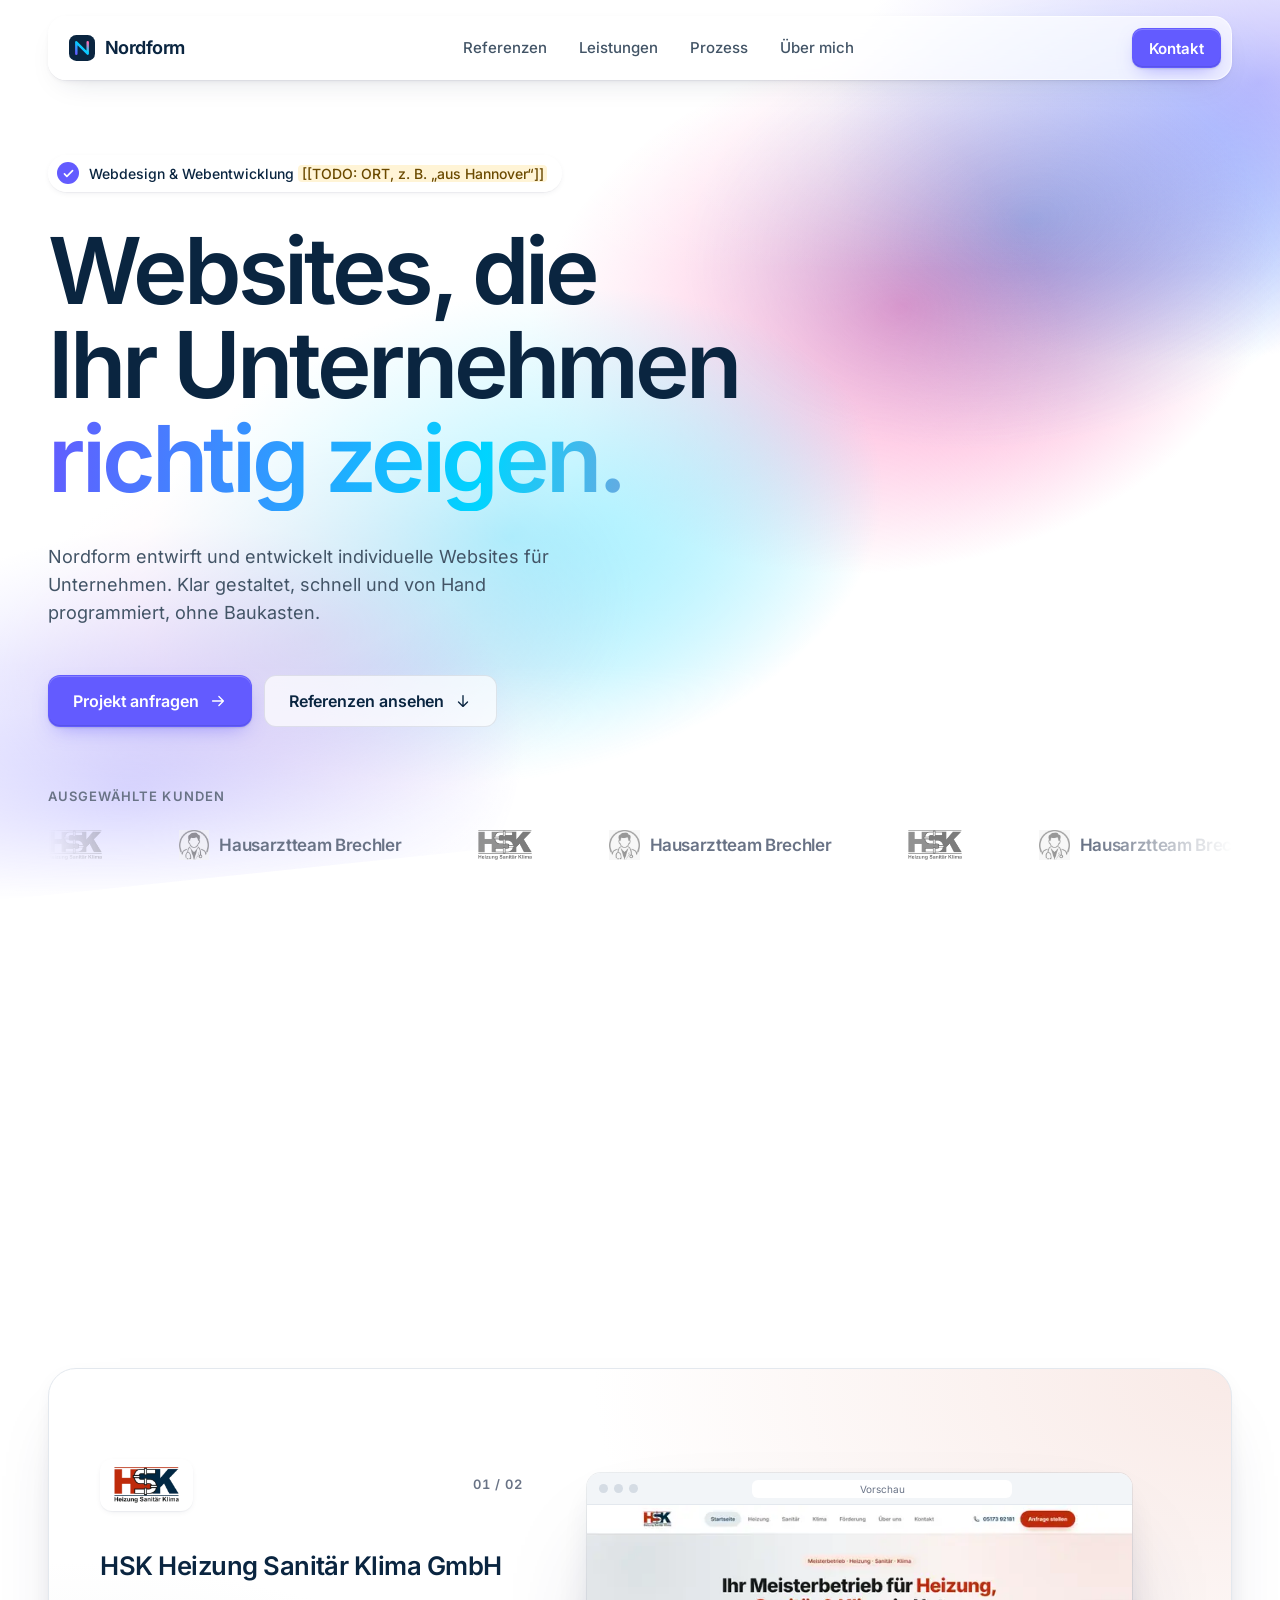
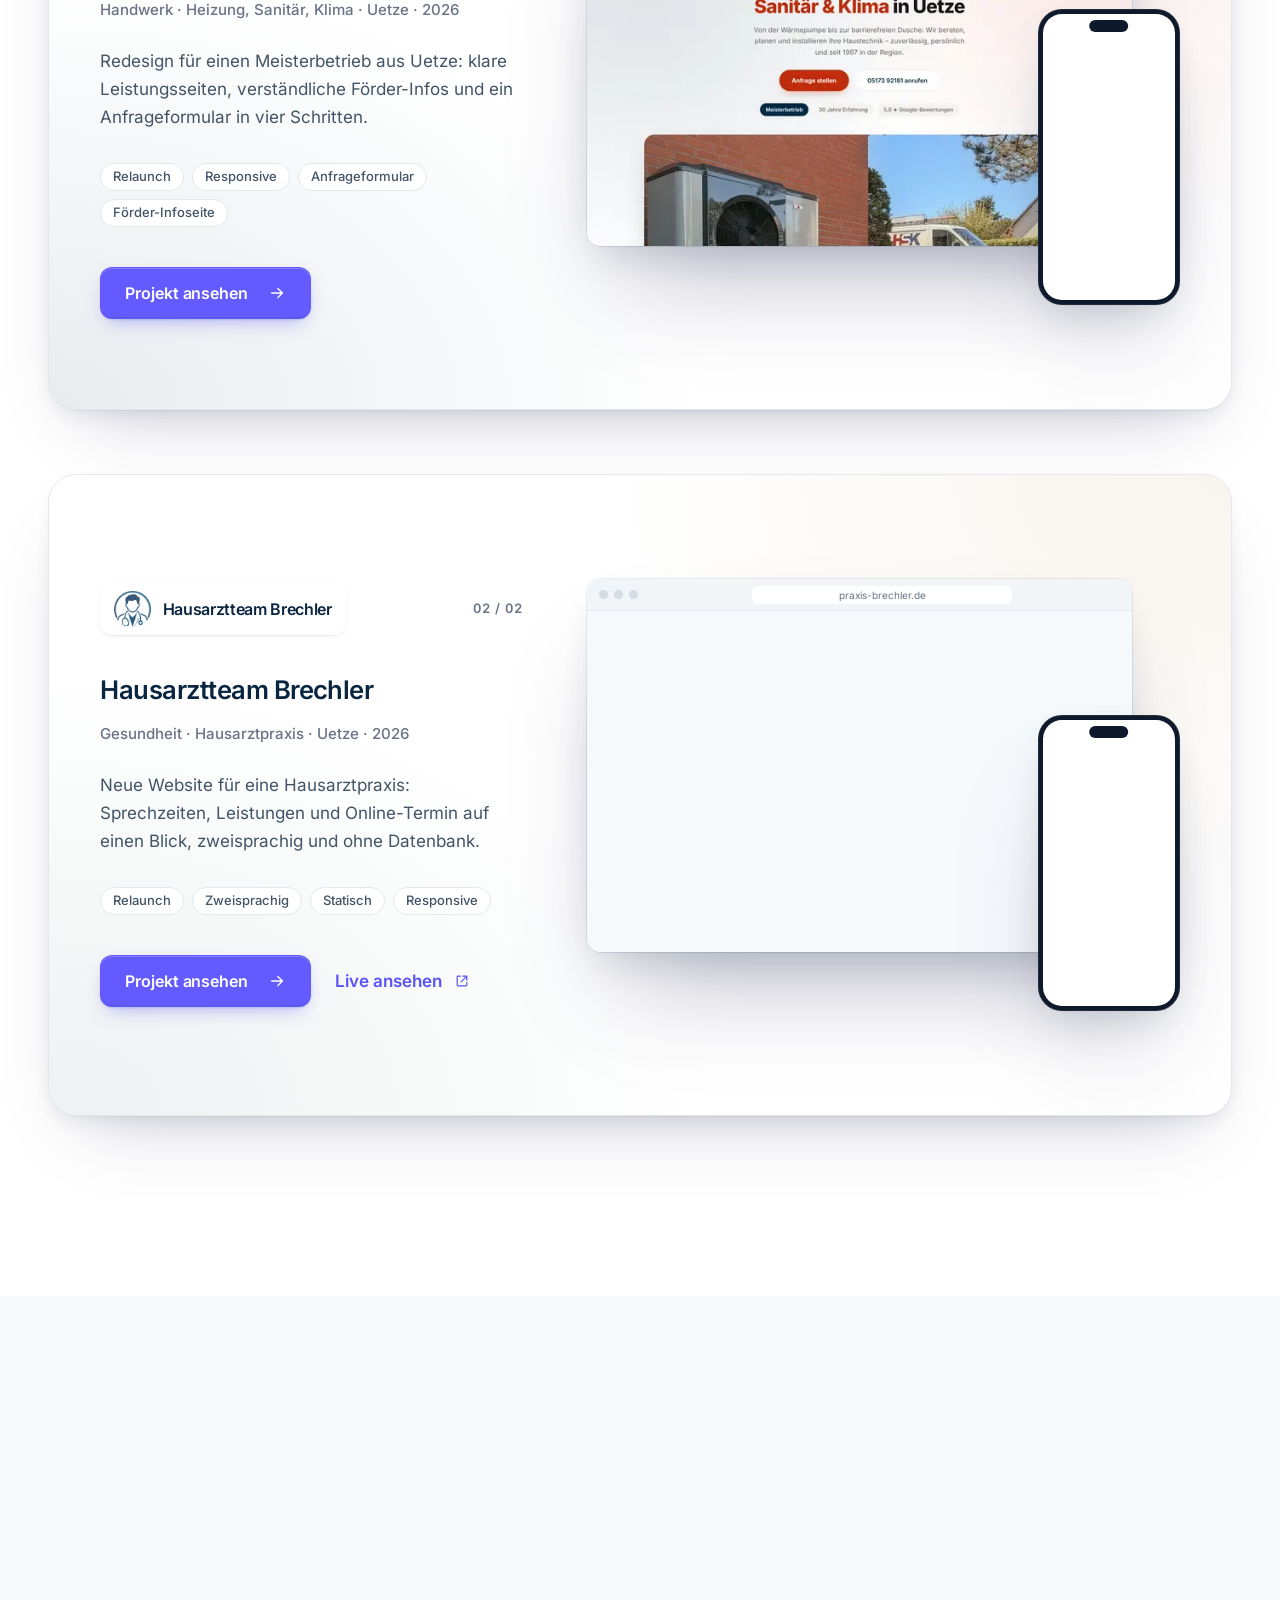
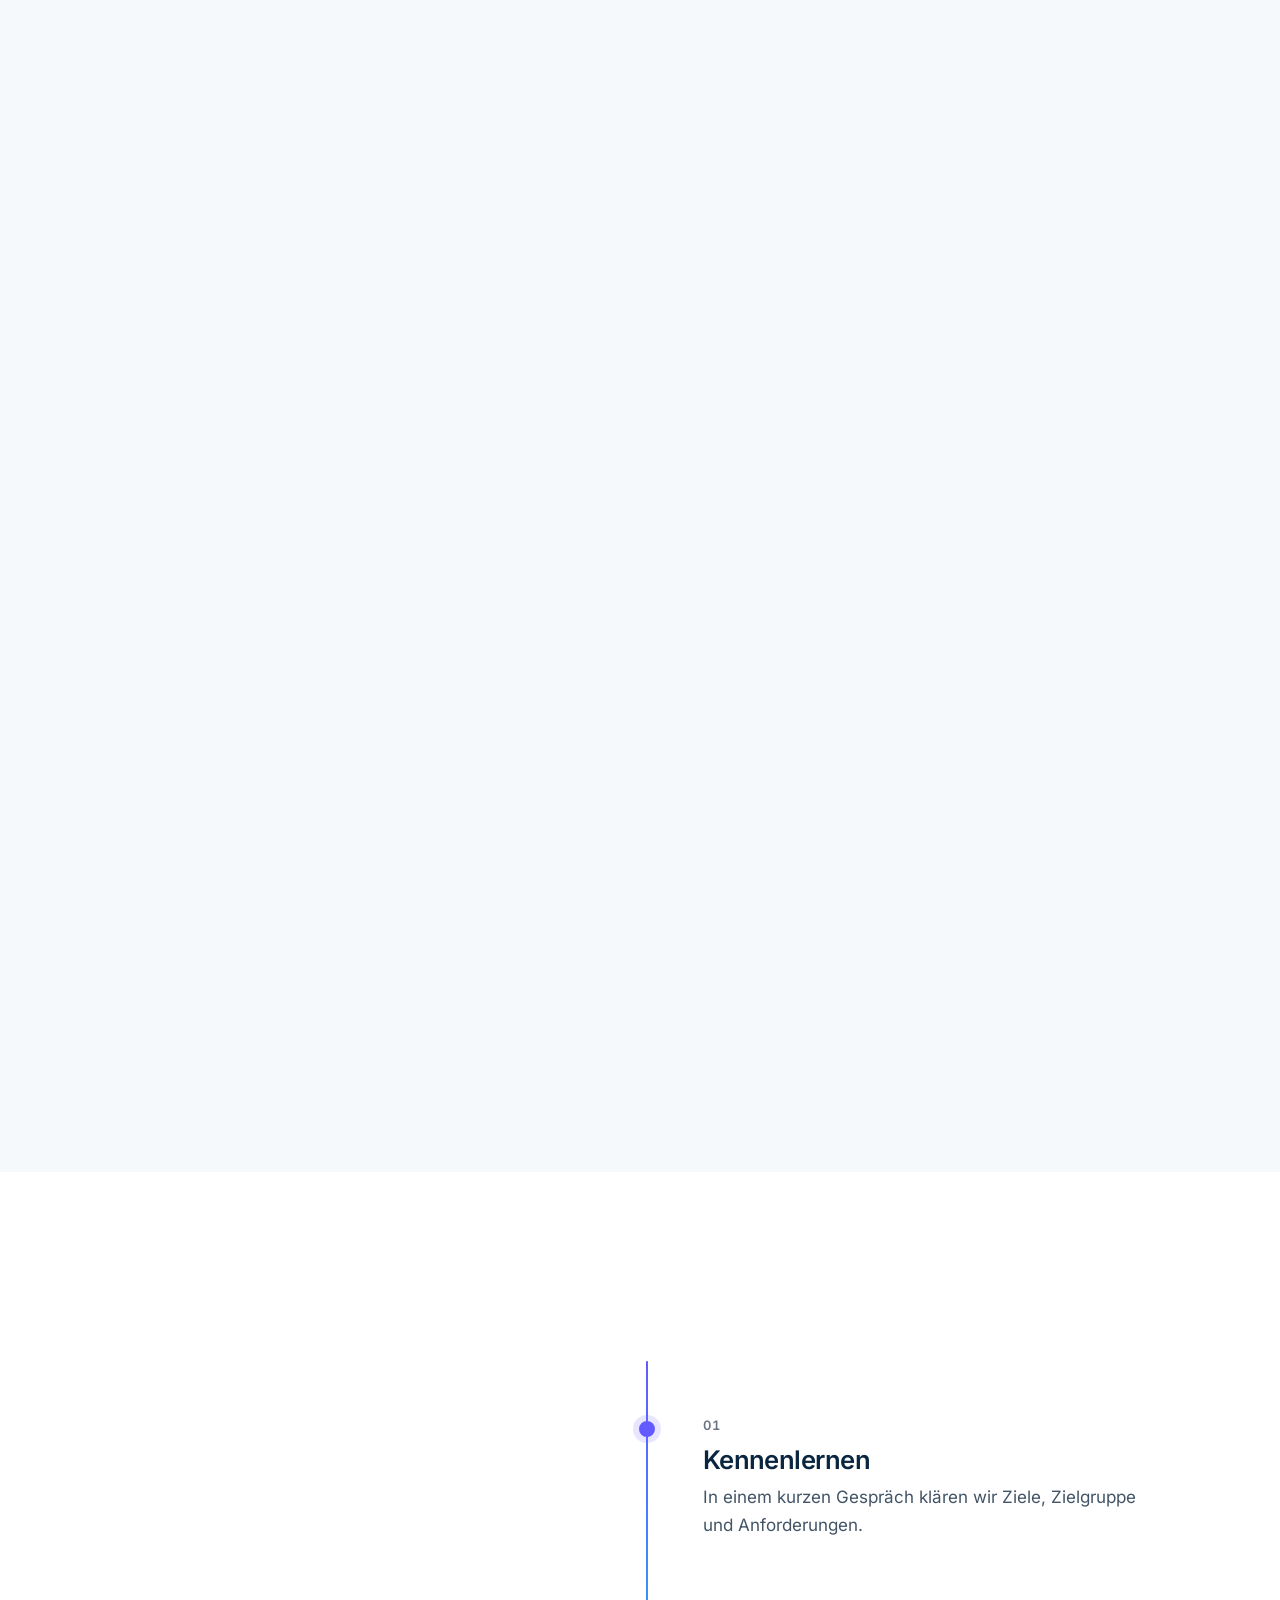
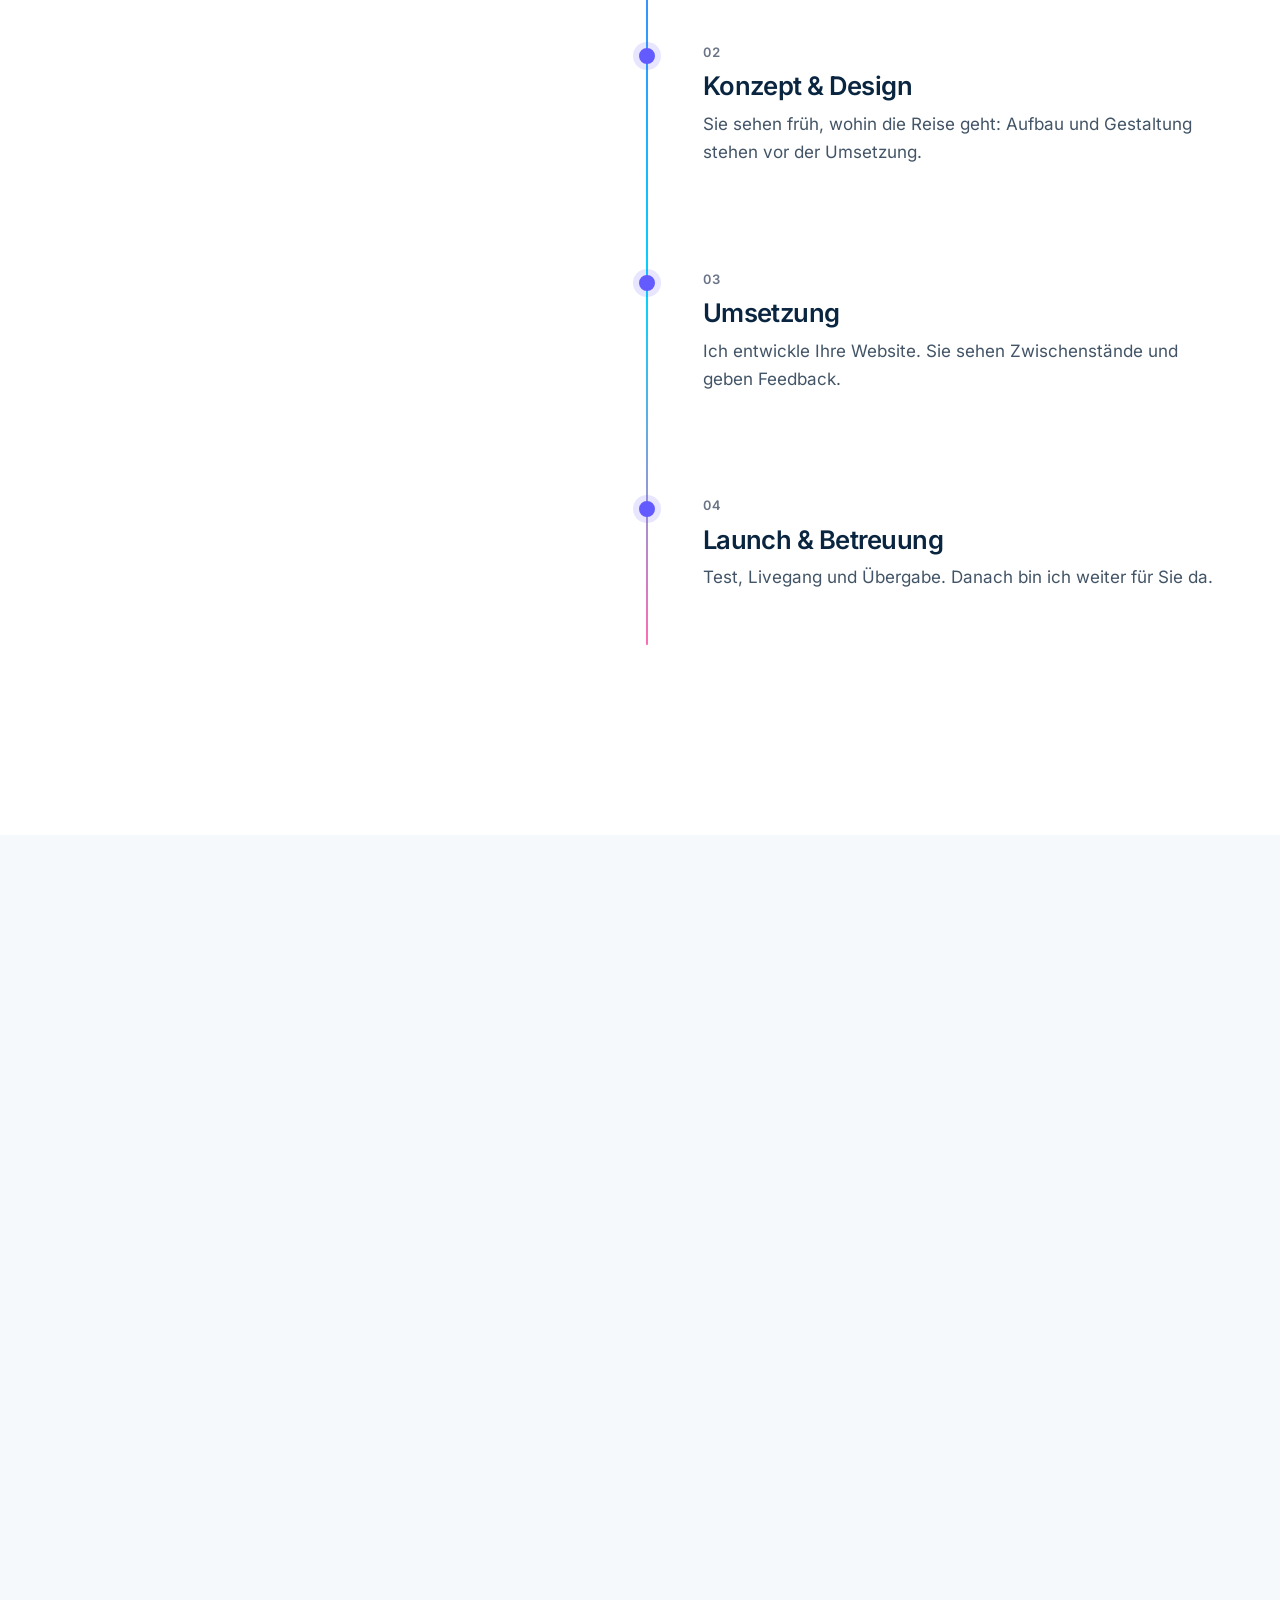
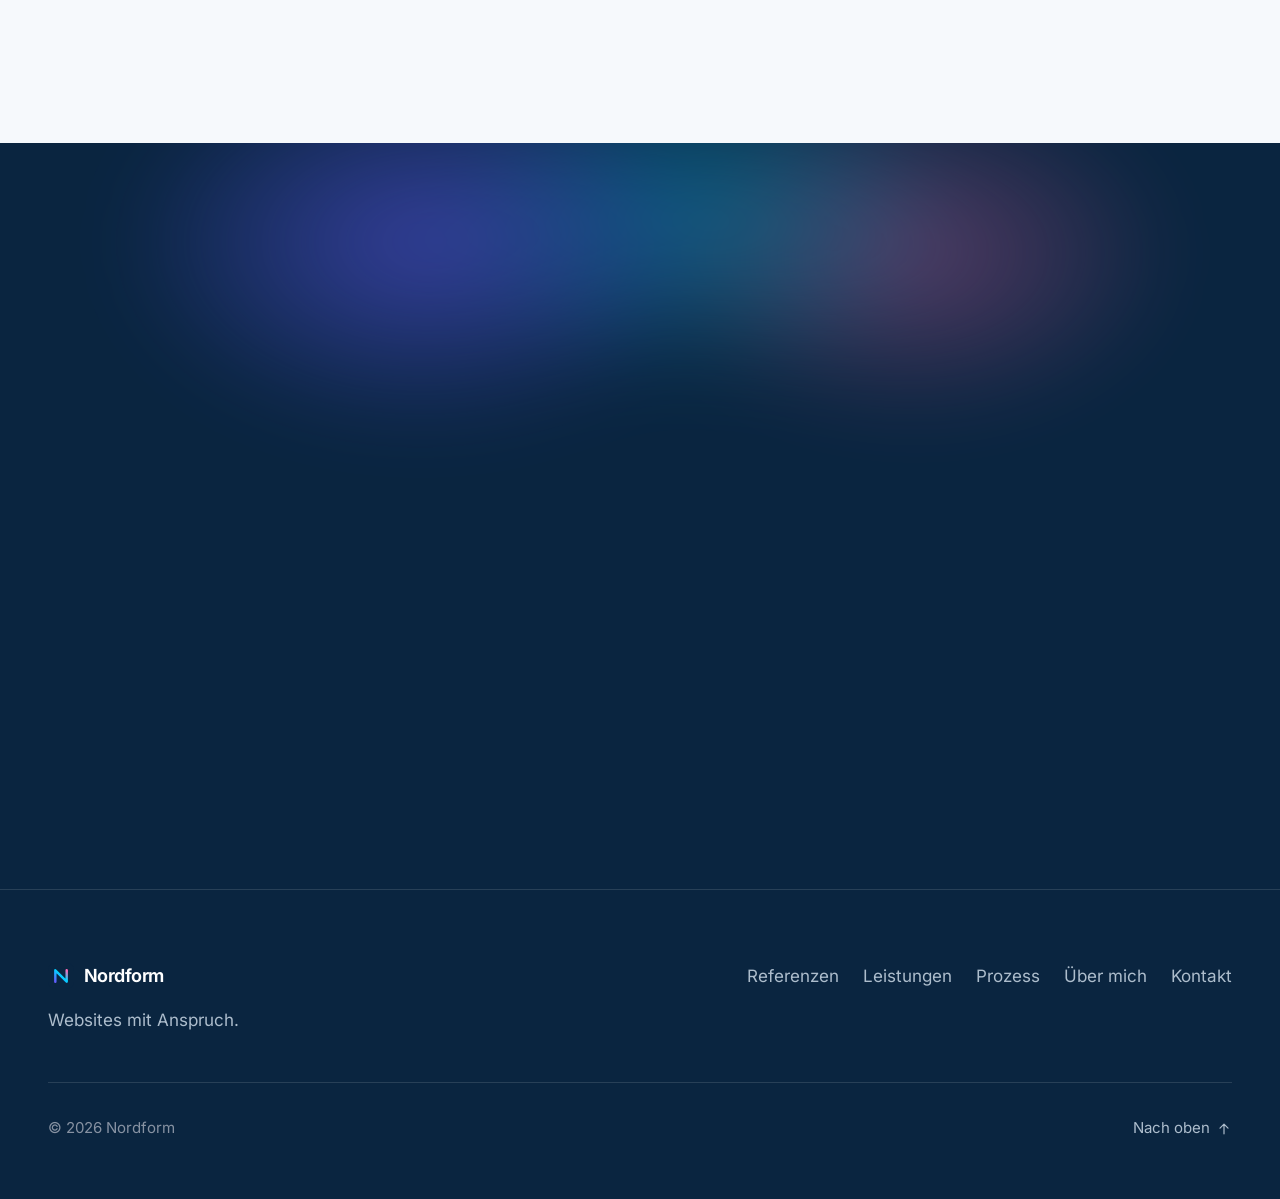
<file: index.html>
<!doctype html>
<html lang="de">
<head>
  <meta charset="utf-8">
  <meta name="viewport" content="width=device-width, initial-scale=1, viewport-fit=cover">
  <title data-copy="seo.title">Nordform – Webdesign &amp; Webentwicklung</title>
  <meta name="description" data-copy-attr="content:seo.description" content="Individuelle Websites für Unternehmen. Referenzen, Leistungen und Kontakt von Nordform, von Hand gestaltet und entwickelt.">
  <meta name="theme-color" content="#0A2540">
  <meta name="referrer" content="strict-origin-when-cross-origin">
  <link rel="canonical" href="https://tqs1a.github.io/">
  <!-- HEAD:START – erzeugt von scripts/build-projects.mjs (CSP, Inline-Skript, Vorschau, JSON-LD) -->
  <meta http-equiv="Content-Security-Policy" content="default-src 'self'; script-src 'self' 'sha256-v2+UbiMKXDHvdtyBrpaTs4jpF1s3Xv7r8IdLqBuc/v4='; style-src 'self' 'sha256-v6/LC2MTYVRrmEa/tgvzj/3nydQGCY7xpJsveQfpg5g=' 'sha256-sn2+aOnw1Zk3kn3f7Zz2rTA6bR8UF9V2yb4JHC45NEs='; img-src 'self' data:; font-src 'self'; connect-src 'self'; media-src 'self'; frame-src 'none'; object-src 'none'; base-uri 'self'; form-action 'self'; upgrade-insecure-requests">
  <script>(function(d){d.classList.add('js');try{if(sessionStorage.getItem('nf-wipe')){sessionStorage.removeItem('nf-wipe');d.classList.add('is-wiping')}}catch(e){}setTimeout(function(){d.classList.add('reveal-done')},3000)})(document.documentElement)</script>
  <style>@font-face{font-family: 'Inter Variable';font-style: normal;font-display: swap;font-weight: 100 900;src: url('/assets/fonts/inter-latin-variable.woff2') format('woff2-variations'), url('/assets/fonts/inter-latin-variable.woff2') format('woff2');unicode-range: U+0000-00FF, U+0131, U+0152-0153, U+02BB-02BC, U+02C6, U+02DA, U+02DC, U+0304, U+0308, U+0329, U+2000-206F, U+20AC, U+2122, U+2191, U+2193, U+2212, U+2215, U+FEFF, U+FFFD;}:root{--bg: #FFFFFF;--bg-soft: #F6F9FC;--ink: #0A2540;--ink-2: #425466;--ink-3: #697386;--line: #E3E8EE;--accent: #635BFF;--accent-text: #5A52F5;--accent-2: #00D4FF;--accent-3: #FF6BB5;--accent-4: #9089FC;--on-ink: #FFFFFF;--on-ink-2: #ADBDCC;--on-ink-3: #8792A2;--on-ink-line: rgba(255, 255, 255, .12);--on-ink-accent: #B9B3FF;--accent-hover: #7A73FF;--line-strong: #D3DAE3;--chrome: #F2F5F8;--chrome-dot: #D5DCE4;--device: #0E1A2B;--success: #12B76A;--todo-bg: #FFF4D6;--todo-ink: #6B4A00;--gradient-text: linear-gradient(100deg, #635BFF, #00D4FF 55%, #FF6BB5);--focus-ring: 0 0 0 3px rgba(99, 91, 255, .30);--font: 'Inter Variable', ui-sans-serif, system-ui, -apple-system, 'Segoe UI', Roboto, sans-serif;--font-features: "cv11", "ss01";--fs-display: clamp(3rem, 7.2vw, 6.75rem);--fs-h2: clamp(2rem, 4.2vw, 3.75rem);--fs-h3: clamp(1.25rem, 2vw, 1.75rem);--fs-lead: clamp(1.125rem, 1.4vw, 1.3125rem);--fs-body: 1.0625rem;--fs-small: .9375rem;--fs-eyebrow: .8125rem;--lh-display: 1.02;--lh-h2: 1.08;--lh-h3: 1.2;--lh-body: 1.65;--ls-display: -0.045em;--ls-h2: -0.035em;--ls-h3: -0.02em;--ls-eyebrow: 0.08em;--measure: 62ch;--container: 1200px;--gutter: clamp(20px, 5vw, 48px);--s-1: 8px;--s-2: 16px;--s-3: 24px;--s-4: 32px;--s-5: 48px;--s-6: 64px;--s-7: 96px;--s-8: 128px;--section-y: clamp(96px, 14vw, 192px);--nav-h: 64px;--nav-offset: 16px;--r-sm: 12px;--r-md: 20px;--r-lg: 28px;--r-pill: 999px;--shadow: 0 1px 1px rgba(10, 37, 64, .04), 0 8px 24px -8px rgba(10, 37, 64, .12), 0 36px 72px -36px rgba(50, 50, 93, .28);--shadow-lg: 0 1px 1px rgba(10, 37, 64, .04), 0 16px 40px -12px rgba(10, 37, 64, .16), 0 60px 110px -40px rgba(50, 50, 93, .38);--shadow-sm: 0 1px 1px rgba(10, 37, 64, .04), 0 2px 6px -2px rgba(10, 37, 64, .10);--glass-bg: rgba(255, 255, 255, .72);--glass-bg-solid: rgba(255, 255, 255, .94);--glass-border: rgba(255, 255, 255, .65);--glass-filter: blur(18px) saturate(160%);--ease: cubic-bezier(.22, 1, .36, 1);--t-fast: 180ms;--t-ui: 220ms;--t-reveal: 800ms;--skew: 6deg;--z-canvas: 0;--z-content: 1;--z-nav: 50;--z-overlay: 60;--z-cursor: 90;--z-wipe: 100;}*, *::before, *::after{box-sizing: border-box;}html{-webkit-text-size-adjust: 100%;text-size-adjust: 100%;scroll-padding-top: calc(var(--nav-h) + var(--nav-offset) * 2);color-scheme: light;}body{margin: 0;min-height: 100svh;background: var(--bg);color: var(--ink-2);font-family: var(--font);font-size: var(--fs-body);line-height: var(--lh-body);font-feature-settings: var(--font-features);font-optical-sizing: auto;-webkit-font-smoothing: antialiased;-moz-osx-font-smoothing: grayscale;text-rendering: optimizeLegibility;overflow-x: clip;}img, svg, video, canvas, picture{display: block;max-width: 100%;}img, video{height: auto;}button, input, textarea, select{font: inherit;color: inherit;}button{cursor: pointer;}a{color: inherit;text-decoration: none;}ul[role='list'], ol[role='list']{list-style: none;margin: 0;padding: 0;}:where(h1, h2, h3, h4, p, figure, blockquote, dl, dd){margin: 0;}h1, h2, h3, h4{color: var(--ink);font-weight: 600;text-wrap: balance;}.display{font-size: var(--fs-display);line-height: var(--lh-display);letter-spacing: var(--ls-display);}h2, .h2{font-size: var(--fs-h2);line-height: var(--lh-h2);letter-spacing: var(--ls-h2);}h3, .h3{font-size: var(--fs-h3);line-height: var(--lh-h3);letter-spacing: var(--ls-h3);}p, li, dd{text-wrap: pretty;}p{max-width: var(--measure);}.lead{font-size: var(--fs-lead);line-height: 1.55;color: var(--ink-2);}.eyebrow{display: inline-block;font-size: var(--fs-eyebrow);font-weight: 600;letter-spacing: var(--ls-eyebrow);text-transform: uppercase;color: var(--accent-text);line-height: 1.4;}.text-gradient{background: var(--gradient-text);-webkit-background-clip: text;background-clip: text;color: transparent;-webkit-box-decoration-break: clone;box-decoration-break: clone;padding-bottom: .06em;}@media (forced-colors: active){.text-gradient{color: CanvasText;background: none;}}.todo{background: var(--todo-bg);color: var(--todo-ink);border-radius: 4px;padding: 0 .25em;font-weight: 500;-webkit-text-fill-color: currentColor;}.container{width: 100%;max-width: calc(var(--container) + var(--gutter) * 2);margin-inline: auto;padding-inline: max(var(--gutter), env(safe-area-inset-left)) max(var(--gutter), env(safe-area-inset-right));}.grid-12{display: grid;grid-template-columns: repeat(12, minmax(0, 1fr));gap: var(--s-3);}.section{position: relative;padding-block: var(--section-y);}.section--soft{background: var(--bg-soft);}.section--ink{background: var(--ink);color: var(--on-ink-2);}.section--ink :is(h1, h2, h3){color: var(--on-ink);}.section-head{display: grid;gap: var(--s-3);max-width: 760px;margin-bottom: var(--s-7);}.section-head h2 + .h2-sub{font-size: var(--fs-h2);line-height: var(--lh-h2);letter-spacing: var(--ls-h2);font-weight: 600;color: var(--ink-3);text-wrap: balance;margin-top: calc(var(--s-3) * -1);}.sr-only{position: absolute !important;width: 1px;height: 1px;margin: -1px;padding: 0;overflow: hidden;clip: rect(0 0 0 0);white-space: nowrap;border: 0;}.skip-link{position: fixed;top: var(--s-2);left: var(--s-2);z-index: calc(var(--z-wipe) + 1);padding: 12px 18px;border-radius: var(--r-sm);background: var(--ink);color: var(--on-ink);font-weight: 600;transform: translateY(-200%);transition: transform var(--t-ui) var(--ease);}.skip-link:focus-visible{transform: none;}:focus{outline: none;}:focus-visible{outline: 2px solid var(--accent);outline-offset: 3px;border-radius: 6px;}.section--ink :focus-visible{outline-color: var(--on-ink-accent);}::selection{background: rgba(99, 91, 255, .18);color: var(--ink);}.js:not(.anim-ready) [data-reveal]{opacity: 0;transform: translate3d(0, 32px, 0);}.js:not(.anim-ready) [data-split]{visibility: hidden;}.js.reveal-done:not(.anim-ready) [data-reveal]{opacity: 1;transform: none;}.js.reveal-done:not(.anim-ready) [data-split]{visibility: visible;}.split-line{display: block;overflow: hidden;padding-bottom: .12em;margin-bottom: -.12em;}.split-line__inner{display: block;}@view-transition{navigation: auto;}::view-transition-old(root){animation: vt-out 380ms var(--ease) both;}::view-transition-new(root){animation: vt-in 520ms var(--ease) both;}::view-transition-group(*){animation-duration: 650ms;animation-timing-function: var(--ease);}@keyframes vt-out{to{opacity: 0;transform: translateY(-12px);}}@keyframes vt-in{from{opacity: 0;transform: translateY(16px);}}@media (prefers-reduced-motion: reduce){::view-transition-old(root){animation: vt-fade-out 200ms linear both;}::view-transition-new(root){animation: vt-fade-in 200ms linear both;}::view-transition-group(*){animation-duration: 0s;}}@keyframes vt-fade-out{to{opacity: 0;}}@keyframes vt-fade-in{from{opacity: 0;}}html.lenis, html.lenis body{height: auto;}.lenis:not(.lenis-autoToggle).lenis-stopped{overflow: clip;}.lenis [data-lenis-prevent]{overscroll-behavior: contain;}.lenis.lenis-smooth iframe{pointer-events: none;}@media (prefers-reduced-motion: reduce){*, *::before, *::after{animation-duration: .01ms !important;animation-iteration-count: 1 !important;transition-duration: .01ms !important;scroll-behavior: auto !important;}.js:not(.anim-ready) [data-reveal]{transform: none;}}.icon{width: 1.25em;height: 1.25em;flex: none;fill: none;stroke: currentColor;stroke-width: 1.5;stroke-linecap: round;stroke-linejoin: round;}.btn{--btn-h: 52px;position: relative;display: inline-flex;align-items: center;justify-content: center;gap: 10px;min-height: var(--btn-h);padding: 0 24px;border: 1px solid transparent;border-radius: var(--r-sm);font-size: 1rem;font-weight: 600;letter-spacing: -0.005em;line-height: 1;white-space: nowrap;-webkit-tap-highlight-color: transparent;transition: background-color var(--t-ui) var(--ease), border-color var(--t-ui) var(--ease), box-shadow var(--t-ui) var(--ease), color var(--t-ui) var(--ease), translate var(--t-ui) var(--ease);}.btn .icon{width: 18px;height: 18px;transition: transform var(--t-ui) var(--ease);}.btn--primary{background-color: var(--accent);color: var(--on-ink);box-shadow: inset 0 1px 0 rgba(255, 255, 255, .22), inset 0 -1px 0 rgba(10, 37, 64, .12), 0 1px 2px rgba(10, 37, 64, .12), 0 8px 20px -8px rgba(99, 91, 255, .55);}.btn--secondary{background-color: transparent;color: var(--ink);border-color: var(--line);}.btn--ghost-ink{background-color: rgba(255, 255, 255, .06);color: var(--on-ink);border-color: var(--on-ink-line);}.btn--sm{--btn-h: 40px;padding: 0 16px;font-size: .9375rem;border-radius: 10px;}@media (hover: hover){.btn--primary:hover{background-color: var(--accent-hover);translate: 0 -2px;}.btn--primary:hover .icon--arrow, .btn--secondary:hover .icon--arrow, .link-arrow:hover .icon--arrow{transform: translateX(4px);}.btn--secondary:hover{background-color: var(--bg-soft);border-color: var(--line-strong);}.btn--ghost-ink:hover{background-color: rgba(255, 255, 255, .12);}}.btn:active{translate: 0 0;filter: brightness(.96);}.btn:focus-visible{outline: none;box-shadow: var(--focus-ring);}.btn--primary:focus-visible{box-shadow: inset 0 1px 0 rgba(255, 255, 255, .22), var(--focus-ring), 0 8px 20px -8px rgba(99, 91, 255, .55);}.section--ink .btn:focus-visible{box-shadow: 0 0 0 3px rgba(185, 179, 255, .55);}.link-arrow{display: inline-flex;align-items: center;gap: 6px;min-height: 44px;font-weight: 600;color: var(--accent-text);transition: color var(--t-ui) var(--ease);}.link-arrow .icon{width: 16px;height: 16px;transition: transform var(--t-ui) var(--ease);}.card{position: relative;background: var(--bg);border: 1px solid var(--line);border-radius: var(--r-md);box-shadow: var(--shadow);transition: box-shadow var(--t-ui) var(--ease), translate var(--t-ui) var(--ease);}@media (hover: hover){.card--hover:hover{box-shadow: var(--shadow-lg);translate: 0 -4px;}}.tags{display: flex;flex-wrap: wrap;gap: 8px;margin: 0;padding: 0;list-style: none;}.tag{display: inline-flex;align-items: center;min-height: 28px;padding: 2px 12px;border-radius: var(--r-pill);border: 1px solid var(--line);background: var(--bg);color: var(--ink-2);font-size: .8125rem;font-weight: 500;line-height: 1.3;}.pill{display: inline-flex;align-items: center;gap: 10px;padding: 6px 14px 6px 8px;border-radius: var(--r-pill);font-size: .875rem;font-weight: 500;color: var(--ink);}.pill__dot{width: 22px;height: 22px;border-radius: 50%;display: grid;place-items: center;background: var(--accent);color: var(--on-ink);}.pill__dot .icon{width: 13px;height: 13px;stroke-width: 2;}.glass{background: var(--glass-bg-solid);border: 1px solid var(--glass-border);}@supports ((-webkit-backdrop-filter: blur(1px)) or (backdrop-filter: blur(1px))){.glass{background: var(--glass-bg);-webkit-backdrop-filter: var(--glass-filter);backdrop-filter: var(--glass-filter);}}.nav{position: fixed;inset: max(var(--nav-offset), env(safe-area-inset-top)) 0 auto;z-index: var(--z-nav);pointer-events: none;transition: transform 450ms var(--ease);}.nav.is-hidden{transform: translateY(calc(-100% - var(--nav-offset) - 8px));}.nav__bar{pointer-events: auto;display: flex;align-items: center;justify-content: space-between;gap: var(--s-3);height: var(--nav-h);padding: 0 10px 0 20px;border-radius: 18px;box-shadow: var(--shadow-sm), 0 12px 32px -16px rgba(10, 37, 64, .18);}.wordmark{display: inline-flex;align-items: center;gap: 10px;min-height: 44px;font-weight: 650;font-size: 1.125rem;letter-spacing: -0.03em;color: var(--ink);}.wordmark__mark{width: 26px;height: 26px;flex: none;}.nav__links{display: none;gap: 4px;margin: 0;padding: 0;list-style: none;}.nav__link{position: relative;display: inline-flex;align-items: center;min-height: 44px;padding: 0 14px;border-radius: 10px;font-size: .9375rem;font-weight: 500;color: var(--ink-2);transition: color var(--t-ui) var(--ease), background-color var(--t-ui) var(--ease);}.nav__link[aria-current='true']{color: var(--ink);}.nav__link[aria-current='true']::after{content: '';position: absolute;left: 14px;right: 14px;bottom: 8px;height: 2px;border-radius: 2px;background: var(--accent);}@media (hover: hover){.nav__link:hover{color: var(--ink);background-color: rgba(10, 37, 64, .04);}}.nav__actions{display: flex;align-items: center;gap: 8px;}.nav__cta{display: none;}.menu-btn{display: inline-grid;place-items: center;width: 44px;height: 44px;border: 0;border-radius: 12px;background: transparent;color: var(--ink);}.menu-btn .icon{width: 22px;height: 22px;}@media (hover: hover){.menu-btn:hover{background: rgba(10, 37, 64, .05);}}@media (min-width: 900px){.nav__links{display: flex;}.nav__cta{display: inline-flex;}.menu-btn{display: none;}}.menu{position: fixed;inset: 0;z-index: var(--z-overlay);display: flex;flex-direction: column;padding: calc(env(safe-area-inset-top) + var(--nav-offset)) var(--gutter) calc(env(safe-area-inset-bottom) + var(--s-4));background: var(--bg);visibility: hidden;opacity: 0;transition: opacity 300ms var(--ease), visibility 0s linear 300ms;}.menu.is-open{visibility: visible;opacity: 1;transition: opacity 300ms var(--ease);}.menu__top{display: flex;align-items: center;justify-content: space-between;height: var(--nav-h);padding-left: 20px;}.menu__links{margin: var(--s-6) 0 0;padding: 0 20px;list-style: none;display: grid;gap: 4px;}.menu__link{display: block;padding: 10px 0;font-size: clamp(2rem, 9vw, 2.75rem);font-weight: 600;letter-spacing: -0.035em;line-height: 1.15;color: var(--ink);}.menu__foot{margin-top: auto;padding: 0 20px;}.menu__foot .btn{width: 100%;}.menu.is-open .menu__links li{animation: menu-in 600ms var(--ease) both;}.menu.is-open .menu__links li:nth-child(2){animation-delay: 60ms;}.menu.is-open .menu__links li:nth-child(3){animation-delay: 120ms;}.menu.is-open .menu__links li:nth-child(4){animation-delay: 180ms;}.menu.is-open .menu__links li:nth-child(5){animation-delay: 240ms;}@keyframes menu-in{from{opacity: 0;transform: translateY(24px);}}.browser{position: relative;overflow: hidden;border-radius: 14px;background: var(--bg);box-shadow: 0 0 0 1px rgba(10, 37, 64, .08), var(--shadow-lg);isolation: isolate;}.browser__bar{position: relative;z-index: 1;display: flex;align-items: center;gap: 6px;height: 32px;padding: 0 12px;background: var(--chrome);border-bottom: 1px solid var(--line);}.browser__bar i{width: 9px;height: 9px;border-radius: 50%;background: var(--chrome-dot);}.browser__url{flex: 1;max-width: 260px;height: 18px;margin-inline: auto;border-radius: 6px;background: var(--bg);font-size: 10px;line-height: 18px;text-align: center;color: var(--ink-3);overflow: hidden;white-space: nowrap;text-overflow: ellipsis;}.browser__screen{position: relative;overflow: hidden;aspect-ratio: 16 / 10;background: var(--bg-soft);}.browser__screen img, .phone__screen img{width: 100%;height: 112%;object-fit: cover;object-position: top center;}.phone{position: relative;width: 100%;padding: 7px;border-radius: 34px;background: var(--device);box-shadow: 0 0 0 1px rgba(255, 255, 255, .08) inset, var(--shadow-lg);}.phone__screen{position: relative;overflow: hidden;aspect-ratio: 390 / 844;border-radius: 27px;background: var(--bg);}.phone__screen::before{content: '';position: absolute;z-index: 1;top: 8px;left: 50%;width: 30%;height: 18px;translate: -50% 0;border-radius: 12px;background: var(--device);}.marquee{--gap: clamp(40px, 6vw, 80px);position: relative;overflow: hidden;-webkit-mask-image: linear-gradient(90deg, transparent, #000 12%, #000 88%, transparent);mask-image: linear-gradient(90deg, transparent, #000 12%, #000 88%, transparent);}.marquee__track{display: flex;width: max-content;gap: var(--gap);padding-right: var(--gap);margin: 0;list-style: none;animation: marquee var(--marquee-duration, 40s) linear infinite;}.marquee:hover .marquee__track, .marquee:focus-within .marquee__track, .marquee.is-paused .marquee__track{animation-play-state: paused;}@keyframes marquee{to{transform: translate3d(-50%, 0, 0);}}@media (prefers-reduced-motion: reduce){.marquee__track{animation: none;flex-wrap: wrap;width: auto;justify-content: center;}.marquee__track [aria-hidden='true']{display: none;}.marquee{-webkit-mask-image: none;mask-image: none;}}.client-logo{display: inline-flex;align-items: center;gap: 10px;height: 44px;color: var(--ink-3);font-weight: 600;letter-spacing: -0.02em;white-space: nowrap;transition: color var(--t-ui) var(--ease);}.client-logo img{height: 30px;width: auto;filter: grayscale(1) contrast(.9) opacity(.62);mix-blend-mode: multiply;transition: filter var(--t-ui) var(--ease);}@media (hover: hover){.client-logo:hover{color: var(--ink);}.client-logo:hover img{filter: none;}}.toast{position: fixed;left: 50%;bottom: max(var(--s-4), env(safe-area-inset-bottom));z-index: var(--z-overlay);display: inline-flex;align-items: center;gap: 10px;padding: 12px 18px;border-radius: var(--r-sm);background: var(--bg);color: var(--ink);font-size: .9375rem;font-weight: 500;box-shadow: var(--shadow-lg);opacity: 0;transform: translate(-50%, 16px);pointer-events: none;transition: opacity var(--t-ui) var(--ease), transform 400ms var(--ease);}.toast.is-visible{opacity: 1;transform: translate(-50%, 0);}.toast .icon{color: var(--success);}.cursor{display: none;}html.has-cursor .cursor{display: block;position: fixed;inset: 0 auto auto 0;z-index: var(--z-cursor);pointer-events: none;}html.has-cursor, html.has-cursor :is(a, button, [data-cursor], label, summary){cursor: none;}html.has-cursor :is(input, textarea, select, [contenteditable]){cursor: auto;}.cursor__dot, .cursor__ring{position: absolute;left: 0;top: 0;border-radius: var(--r-pill);transition: opacity 200ms var(--ease);}.cursor__dot{width: 6px;height: 6px;margin: -3px 0 0 -3px;background: var(--ink);}.cursor__ring{display: grid;place-items: center;width: 36px;height: 36px;margin: -18px 0 0 -18px;border: 1.5px solid rgba(10, 37, 64, .35);transition: width 300ms var(--ease), height 300ms var(--ease), margin 300ms var(--ease), background-color 300ms var(--ease), border-color 300ms var(--ease), opacity 200ms var(--ease);}.cursor__label{font-size: .8125rem;font-weight: 600;color: var(--on-ink);opacity: 0;transform: scale(.6);transition: opacity 200ms var(--ease), transform 300ms var(--ease);white-space: nowrap;}.cursor.is-link .cursor__ring{width: 52px;height: 52px;margin: -26px 0 0 -26px;border-color: rgba(99, 91, 255, .5);}.cursor.is-view .cursor__ring{width: 104px;height: 44px;margin: -22px 0 0 -52px;background: var(--ink);border-color: var(--ink);}.cursor.is-view .cursor__label{opacity: 1;transform: none;}.cursor.is-view .cursor__dot, .cursor.is-hidden .cursor__dot, .cursor.is-hidden .cursor__ring{opacity: 0;}.cursor.on-ink .cursor__dot{background: var(--on-ink);}.cursor.on-ink .cursor__ring{border-color: rgba(255, 255, 255, .45);}.wipe{position: fixed;inset: 0;z-index: var(--z-wipe);pointer-events: none;background: linear-gradient(100deg, var(--accent), var(--accent-4) 45%, var(--accent-2));transform: scaleY(0);transform-origin: 50% 100%;}html.is-wiping body::after{content: "";position: fixed;inset: 0;z-index: var(--z-wipe);pointer-events: none;background: linear-gradient(100deg, var(--accent), var(--accent-4) 45%, var(--accent-2));transform-origin: 50% 0;animation: wipe-reveal 450ms var(--ease) 60ms both;}@keyframes wipe-reveal{from{transform: scaleY(1);}to{transform: scaleY(0);}}.stat__value{display: block;font-size: clamp(2.5rem, 5vw, 3.75rem);font-weight: 600;letter-spacing: -0.045em;line-height: 1;color: var(--ink);font-variant-numeric: tabular-nums;}.stat__label{display: block;margin-top: var(--s-1);font-size: var(--fs-small);color: var(--ink-2);}.avatar{position: relative;display: grid;place-items: center;aspect-ratio: 4 / 5;border-radius: var(--r-lg);overflow: hidden;background: radial-gradient(60% 50% at 20% 15%, rgba(0, 212, 255, .85), transparent 70%), radial-gradient(55% 55% at 85% 30%, rgba(255, 107, 181, .8), transparent 70%), radial-gradient(80% 70% at 50% 100%, rgba(99, 91, 255, .95), transparent 75%), var(--accent-4);box-shadow: var(--shadow-lg);}.avatar__mono{font-size: clamp(5rem, 14vw, 9rem);font-weight: 600;letter-spacing: -0.06em;color: rgba(255, 255, 255, .92);text-shadow: 0 10px 40px rgba(10, 37, 64, .25);}.hero{--diag: calc(tan(var(--skew)) * 100vw);position: relative;isolation: isolate;display: flex;flex-direction: column;min-height: max(680px, 100svh);padding-top: calc(var(--nav-h) + var(--nav-offset) + env(safe-area-inset-top));}.hero__bg{position: absolute;inset: 0;z-index: var(--z-canvas);overflow: hidden;background: var(--bg);clip-path: polygon(0 0, 100% 0, 100% calc(100% - var(--diag)), 0 100%);}@supports not (width: calc(tan(6deg) * 1px)){.hero{--diag: 10.5vw;}}.hero__canvas, .hero__fallback{position: absolute;inset: 0;width: 100%;height: 100%;}.hero__canvas{opacity: 0;transition: opacity 900ms var(--ease);}.hero__bg.is-gl-ready .hero__canvas{opacity: 1;}.hero__fallback{overflow: hidden;-webkit-mask-image: linear-gradient(to top, transparent 0, #000 26%);mask-image: linear-gradient(to top, transparent 0, #000 26%);}.hero__fallback::before, .hero__fallback::after{content: '';position: absolute;inset: -30% -20%;transform-origin: 50% 50%;}.hero__fallback::before{background: radial-gradient(32% 26% at 18% 66%, rgba(99, 91, 255, .95), transparent 70%), radial-gradient(30% 24% at 42% 54%, rgba(0, 212, 255, .85), transparent 70%), radial-gradient(30% 26% at 66% 44%, rgba(255, 107, 181, .85), transparent 70%), radial-gradient(34% 26% at 88% 34%, rgba(144, 137, 252, .95), transparent 72%);transform: rotate(-12deg);animation: hero-drift-a 38s var(--ease) infinite alternate;}.hero__fallback::after{background: radial-gradient(26% 20% at 30% 58%, rgba(255, 107, 181, .55), transparent 70%), radial-gradient(28% 22% at 74% 40%, rgba(0, 212, 255, .55), transparent 70%);transform: rotate(-12deg);animation: hero-drift-b 46s var(--ease) infinite alternate;mix-blend-mode: multiply;opacity: .7;}@keyframes hero-drift-a{to{transform: rotate(-10deg) translate3d(4%, -3%, 0) scale(1.06);}}@keyframes hero-drift-b{to{transform: rotate(-14deg) translate3d(-5%, 2%, 0) scale(1.1);}}.hero__bg.is-gl-ready .hero__fallback{visibility: hidden;transition: visibility 0s linear 900ms;}.hero__bg.is-gl-ready .hero__fallback::before, .hero__bg.is-gl-ready .hero__fallback::after, .hero:has(:focus-visible) .hero__fallback::before, .hero:has(:focus-visible) .hero__fallback::after{animation-play-state: paused;}.hero__veil{position: absolute;inset: 0;background: linear-gradient(180deg, rgba(255, 255, 255, .55) 0%, rgba(255, 255, 255, 0) 30%), radial-gradient(120% 90% at 0% 45%, rgba(255, 255, 255, .86) 0%, rgba(255, 255, 255, .62) 38%, rgba(255, 255, 255, 0) 70%);}@media (max-width: 767px){.hero__veil{background: linear-gradient(180deg, rgba(255, 255, 255, .25) 0%, rgba(255, 255, 255, .3) 38%, rgba(255, 255, 255, .82) 52%, rgba(255, 255, 255, .82) 80%, rgba(255, 255, 255, .3) 100%);}}.hero__inner{position: relative;z-index: var(--z-content);flex: 1;display: flex;flex-direction: column;justify-content: center;align-items: flex-start;padding-block: var(--s-6) var(--s-5);}.hero__eyebrow{margin-bottom: var(--s-4);box-shadow: var(--shadow-sm);}.hero__title{max-width: 13ch;margin-bottom: var(--s-4);}.hero__title .text-gradient{white-space: nowrap;}.hero__sub{max-width: 34rem;margin-bottom: var(--s-5);}.hero__ctas{display: flex;flex-wrap: wrap;gap: 12px;}.hero__ctas .btn--secondary{background-color: rgba(255, 255, 255, .7);border-color: rgba(10, 37, 64, .1);}@media (hover: hover){.hero__ctas .btn--secondary:hover{background-color: var(--bg);}}.hero__clients{position: relative;z-index: var(--z-content);display: grid;gap: var(--s-2);padding-bottom: calc(var(--s-5) + env(safe-area-inset-bottom));}.hero__clients-label{font-size: var(--fs-eyebrow);font-weight: 600;letter-spacing: var(--ls-eyebrow);text-transform: uppercase;color: var(--ink-3);}@media (max-width: 479px){.hero__ctas{width: 100%;}.hero__ctas .btn{flex: 1 1 100%;}.hero__title{max-width: none;}}@media (min-width: 1024px){.hero__inner{padding-block: var(--s-5) var(--s-4);}.hero__clients{padding-bottom: calc(var(--s-4) + env(safe-area-inset-bottom));}}@media (min-width: 1024px) and (min-height: 1000px){.hero__inner{padding-block: var(--s-7) var(--s-6);}}@media (prefers-reduced-motion: reduce){.hero__fallback::before, .hero__fallback::after{animation: none;}}.hero__title > span{display: block;}@keyframes intro-up{from{opacity: 0;transform: translate3d(0, 28px, 0);}}@keyframes intro-line{from{clip-path: inset(0 -5% 88% -5%);transform: translate3d(0, 55%, 0);}to{clip-path: inset(-20% -5% -25% -5%);transform: none;}}.js .hero__eyebrow{animation: intro-up 900ms var(--ease) 60ms both;}.js .hero__title > span:nth-child(1){animation: intro-line 1000ms var(--ease) both;}.js .hero__title > span:nth-child(2){animation: intro-line 1000ms var(--ease) 100ms both;}.js .hero__sub{animation: intro-up 900ms var(--ease) 420ms both;}.js .hero__ctas{animation: intro-up 900ms var(--ease) 500ms both;}.js .hero__clients{animation: intro-up 900ms var(--ease) 600ms both;}.p-hsk-uetze{--p-accent: #002944;--p-accent-2: #BF2B0B;}.vt-hsk-uetze{view-transition-name: project-hsk-uetze;}.p-hausarztteam-brechler{--p-accent: #396264;--p-accent-2: #BA8F52;}.vt-hausarztteam-brechler{view-transition-name: project-hausarztteam-brechler;}</style>
  <link rel="preload" href="/assets/fonts/inter-latin-variable.woff2" as="font" type="font/woff2" crossorigin>
  <link rel="icon" href="/assets/img/favicon.svg" type="image/svg+xml">
  <link rel="apple-touch-icon" href="/assets/img/apple-touch-icon.png">
  <meta property="og:type" content="website">
  <meta property="og:locale" content="de_DE">
  <meta property="og:site_name" content="Nordform">
  <meta property="og:title" content="Nordform – Webdesign &amp; Webentwicklung">
  <meta property="og:description" content="Individuelle Websites für Unternehmen. Referenzen, Leistungen und Kontakt von Nordform, von Hand gestaltet und entwickelt.">
  <meta property="og:url" content="https://tqs1a.github.io/">
  <meta property="og:image" content="https://tqs1a.github.io/assets/img/og-image.jpg">
  <meta property="og:image:width" content="1200">
  <meta property="og:image:height" content="630">
  <meta name="twitter:card" content="summary_large_image">
  <meta name="twitter:title" content="Nordform – Webdesign &amp; Webentwicklung">
  <meta name="twitter:description" content="Individuelle Websites für Unternehmen. Referenzen, Leistungen und Kontakt von Nordform, von Hand gestaltet und entwickelt.">
  <meta name="twitter:image" content="https://tqs1a.github.io/assets/img/og-image.jpg">
  <script type="application/ld+json">{"@context":"https://schema.org","@type":"WebSite","name":"Nordform","url":"https://tqs1a.github.io/","inLanguage":"de"}</script>
  <script type="application/ld+json">{"@context":"https://schema.org","@type":"ProfessionalService","name":"Nordform","url":"https://tqs1a.github.io/","description":"Individuelle Websites für Unternehmen. Referenzen, Leistungen und Kontakt von Nordform, von Hand gestaltet und entwickelt.","image":"https://tqs1a.github.io/assets/img/og-image.jpg","knowsAbout":["Webdesign","Webentwicklung"]}</script>
  <!-- HEAD:END -->
  <script type="module" src="/assets/js/main.js"></script>
</head>
<body id="top">
  <a class="skip-link" href="#inhalt" data-copy="skipLink">Zum Inhalt springen</a>

  <!-- Wortmarken-Symbol, einmal definiert und per <use> wiederverwendet -->
  <!-- SHARED:DEFS:START -->
  <svg class="sr-only" width="0" height="0" aria-hidden="true" focusable="false">
    <defs>
      <linearGradient id="mark-gradient" x1="0" y1="1" x2="1" y2="0">
        <stop offset="0" stop-color="#635BFF"/>
        <stop offset=".55" stop-color="#00D4FF"/>
        <stop offset="1" stop-color="#FF6BB5"/>
      </linearGradient>
      <symbol id="mark" viewBox="0 0 32 32">
        <rect width="32" height="32" rx="9" fill="#0A2540"/>
        <path d="M9 23V9l14 14V9" fill="none" stroke="url(#mark-gradient)" stroke-width="3" stroke-linecap="round" stroke-linejoin="round"/>
      </symbol>
    </defs>
  </svg>

  <!-- SHARED:DEFS:END -->
  <!-- SHARED:NAV:START -->
  <header class="nav" data-nav>
    <div class="container">
      <div class="nav__bar glass">
        <a class="wordmark" href="/" aria-label="Nordform – zur Startseite" data-copy-attr="aria-label:{name} – zur Startseite">
          <svg class="wordmark__mark" aria-hidden="true"><use href="#mark"/></svg>
          <span data-copy="site.name">Nordform</span>
        </a>
        <nav aria-label="Hauptnavigation">
          <ul class="nav__links" role="list">
            <li><a class="nav__link" href="/#referenzen" data-copy="nav.referenzen">Referenzen</a></li>
            <li><a class="nav__link" href="/#leistungen" data-copy="nav.leistungen">Leistungen</a></li>
            <li><a class="nav__link" href="/#prozess" data-copy="nav.prozess">Prozess</a></li>
            <li><a class="nav__link" href="/#ueber-mich" data-copy="nav.ueber">Über mich</a></li>
          </ul>
        </nav>
        <div class="nav__actions">
          <a class="btn btn--primary btn--sm nav__cta" href="mailto:?subject=Projektanfrage" data-mailto data-copy="nav.kontakt">Kontakt</a>
          <button class="menu-btn" type="button" aria-expanded="false" aria-controls="menu" data-menu-open>
            <svg class="icon" viewBox="0 0 24 24" aria-hidden="true"><path d="M4 8h16M4 16h16"/></svg>
            <span class="sr-only" data-copy="nav.menuOpen">Menü öffnen</span>
          </button>
        </div>
      </div>
    </div>
  </header>

  <div class="menu" id="menu" role="dialog" aria-modal="true" aria-label="Menü" hidden data-menu>
    <div class="menu__top">
      <a class="wordmark" href="/">
        <svg class="wordmark__mark" aria-hidden="true"><use href="#mark"/></svg>
        <span data-copy="site.name">Nordform</span>
      </a>
      <button class="menu-btn" type="button" data-menu-close>
        <svg class="icon" viewBox="0 0 24 24" aria-hidden="true"><path d="M6 6l12 12M18 6L6 18"/></svg>
        <span class="sr-only" data-copy="nav.menuClose">Menü schließen</span>
      </button>
    </div>
    <ul class="menu__links" role="list">
      <li><a class="menu__link" href="/#referenzen" data-copy="nav.referenzen">Referenzen</a></li>
      <li><a class="menu__link" href="/#leistungen" data-copy="nav.leistungen">Leistungen</a></li>
      <li><a class="menu__link" href="/#prozess" data-copy="nav.prozess">Prozess</a></li>
      <li><a class="menu__link" href="/#ueber-mich" data-copy="nav.ueber">Über mich</a></li>
      <li><a class="menu__link" href="/#kontakt" data-copy="nav.kontakt">Kontakt</a></li>
    </ul>
    <div class="menu__foot">
      <a class="btn btn--primary" href="mailto:?subject=Projektanfrage" data-mailto data-copy="kontakt.ctaPrimary">Projekt anfragen</a>
    </div>
  </div>
  <!-- SHARED:NAV:END -->

  <main id="inhalt" tabindex="-1">
    <section class="hero" aria-labelledby="hero-title">
      <div class="hero__bg" aria-hidden="true" data-state="css">
        <div class="hero__fallback"></div>
        <canvas class="hero__canvas" aria-hidden="true"></canvas>
        <div class="hero__veil"></div>
      </div>

      <div class="container hero__inner">
        <p class="pill glass hero__eyebrow" data-intro>
          <span class="pill__dot" aria-hidden="true">
            <svg class="icon" viewBox="0 0 16 16"><path d="M3 8.5l3 3 7-7"/></svg>
          </span>
          <span data-copy="hero.eyebrow">Webdesign &amp; Webentwicklung <span class="todo">[[TODO: ORT, z. B. „aus Hannover“]]</span></span>
        </p>
        <h1 class="display hero__title" id="hero-title">
          <span data-copy="hero.titleBefore">Websites, die Ihr Unternehmen</span>
          <span class="text-gradient" data-copy="hero.titleAccent">richtig zeigen.</span>
        </h1>
        <p class="lead hero__sub" data-intro data-copy="hero.sub">Nordform entwirft und entwickelt individuelle Websites für Unternehmen. Klar gestaltet, schnell und von Hand programmiert, ohne Baukasten.</p>
        <div class="hero__ctas" data-intro>
          <a class="btn btn--primary" href="mailto:?subject=Projektanfrage" data-mailto data-magnetic>
            <span data-copy="hero.ctaPrimary">Projekt anfragen</span>
            <svg class="icon icon--arrow" viewBox="0 0 20 20" aria-hidden="true"><path d="M4 10h11M11 5l5 5-5 5"/></svg>
          </a>
          <a class="btn btn--secondary" href="#referenzen">
            <span data-copy="hero.ctaSecondary">Referenzen ansehen</span>
            <svg class="icon icon--arrow" viewBox="0 0 20 20" aria-hidden="true"><path d="M10 4v11M5 11l5 5 5-5"/></svg>
          </a>
        </div>
      </div>

      <div class="container hero__clients" data-intro>
        <p class="hero__clients-label" id="clients-label" data-copy="hero.clientsLabel">Ausgewählte Kunden</p>
        <!-- CLIENTS:START – erzeugt von scripts/build-projects.mjs -->
        <div class="marquee" role="region" aria-labelledby="clients-label" data-marquee>
          <ul class="marquee__track" role="list">
            <li><a class="client-logo" href="/projekte/hsk-uetze.html"><picture><source type="image/webp" srcset="/assets/img/projects/hsk-uetze/logo.webp"><img src="/assets/img/projects/hsk-uetze/logo.png" alt="HSK Heizung Sanitär Klima GmbH" width="204" height="113" decoding="async"></picture></a></li>
            <li><a class="client-logo" href="/projekte/hausarztteam-brechler.html"><picture><source type="image/webp" srcset="/assets/img/projects/hausarztteam-brechler/icon-192.webp"><img src="/assets/img/projects/hausarztteam-brechler/icon-192.png" alt="" width="192" height="189" decoding="async"></picture><span>Hausarztteam Brechler</span></a></li>
          </ul>
        </div>
        <!-- CLIENTS:END -->
      </div>
    </section>

    <link rel="stylesheet" href="/assets/css/sections.css">

    <!-- Referenzen ======================================================= -->
    <section class="section refs" id="referenzen" aria-labelledby="refs-title">
      <div class="container">
        <header class="section-head">
          <p class="eyebrow" data-reveal data-copy="referenzen.eyebrow">Referenzen</p>
          <h2 id="refs-title" data-split data-copy="referenzen.title">Echte Projekte. Echte Unternehmen.</h2>
          <p class="lead" data-reveal data-copy="referenzen.intro">Eine Auswahl der Websites, die ich für meine Kunden entwickelt habe. Öffnen Sie ein Projekt, um Aufgabe, Lösung und Ergebnis zu sehen.</p>
        </header>
        <!-- REFS:START – erzeugt von scripts/build-projects.mjs -->
        <ol class="refs__list" role="list">
          <li class="refs__item">
            <article class="ref-card p-hsk-uetze" aria-labelledby="ref-hsk-uetze" data-ref data-cursor="Ansehen">
              <div class="ref-card__inner">
                <div class="ref-card__text">
                  <div class="ref-card__meta">
                    <span class="ref-card__logo"><picture><source type="image/webp" srcset="/assets/img/projects/hsk-uetze/logo.webp"><img src="/assets/img/projects/hsk-uetze/logo.png" alt="HSK Heizung Sanitär Klima GmbH" width="204" height="113" loading="lazy" decoding="async"></picture></span>
                    <span class="ref-card__count"><span class="sr-only">Projekt </span>01 / 02</span>
                  </div>
                  <h3 class="ref-card__title" id="ref-hsk-uetze">HSK Heizung Sanitär Klima GmbH</h3>
                  <p class="ref-card__branche">Handwerk · Heizung, Sanitär, Klima · Uetze · 2026</p>
                  <p class="ref-card__kurz">Redesign für einen Meisterbetrieb aus Uetze: klare Leistungsseiten, verständliche Förder-Infos und ein Anfrageformular in vier Schritten.</p>
                  <ul class="tags" role="list" aria-label="Schwerpunkte">
                    <li class="tag">Relaunch</li>
                    <li class="tag">Responsive</li>
                    <li class="tag">Anfrageformular</li>
                    <li class="tag">Förder-Infoseite</li>
                  </ul>
                  <div class="ref-card__ctas">
                    <a class="btn btn--primary" href="/projekte/hsk-uetze.html">Projekt ansehen<span class="sr-only">: HSK Uetze</span> <svg class="icon icon--arrow" viewBox="0 0 20 20" aria-hidden="true"><path d="M4 10h11M11 5l5 5-5 5"/></svg></a>
                    
                  </div>
                </div>
                <a class="ref-card__visual" href="/projekte/hsk-uetze.html" tabindex="-1" aria-hidden="true">
                  <div class="stage vt-hsk-uetze">
                    <div class="browser">
                      <div class="browser__bar" aria-hidden="true"><i></i><i></i><i></i><span class="browser__url">Vorschau</span></div>
                      <div class="browser__screen"><picture><source type="image/webp" srcset="/assets/img/projects/hsk-uetze/desktop-640.webp 640w, /assets/img/projects/hsk-uetze/desktop-960.webp 960w, /assets/img/projects/hsk-uetze/desktop-1440.webp 1440w, /assets/img/projects/hsk-uetze/desktop-2160.webp 2160w" sizes="(min-width: 900px) 620px, 90vw"><img src="/assets/img/projects/hsk-uetze/desktop-1440.jpg" alt="" width="1440" height="900" loading="lazy" decoding="async" data-parallax></picture></div>
                    </div>
                    <div class="phone"><div class="phone__screen"><picture><source type="image/webp" srcset="/assets/img/projects/hsk-uetze/mobile-390.webp 390w, /assets/img/projects/hsk-uetze/mobile-780.webp 780w" sizes="(min-width: 900px) 150px, 24vw"><img src="/assets/img/projects/hsk-uetze/mobile-780.jpg" alt="" width="390" height="844" loading="lazy" decoding="async" data-parallax></picture></div></div>
                  </div>
                </a>
              </div>
              <div class="ref-card__shade" aria-hidden="true"></div>
            </article>
          </li>
          <li class="refs__item">
            <article class="ref-card p-hausarztteam-brechler" aria-labelledby="ref-hausarztteam-brechler" data-ref data-cursor="Ansehen">
              <div class="ref-card__inner">
                <div class="ref-card__text">
                  <div class="ref-card__meta">
                    <span class="ref-card__logo"><picture><source type="image/webp" srcset="/assets/img/projects/hausarztteam-brechler/icon-192.webp"><img src="/assets/img/projects/hausarztteam-brechler/icon-192.png" alt="" width="192" height="189" loading="lazy" decoding="async"></picture><span>Hausarztteam Brechler</span></span>
                    <span class="ref-card__count"><span class="sr-only">Projekt </span>02 / 02</span>
                  </div>
                  <h3 class="ref-card__title" id="ref-hausarztteam-brechler">Hausarztteam Brechler</h3>
                  <p class="ref-card__branche">Gesundheit · Hausarztpraxis · Uetze · 2026</p>
                  <p class="ref-card__kurz">Neue Website für eine Hausarztpraxis: Sprechzeiten, Leistungen und Online-Termin auf einen Blick, zweisprachig und ohne Datenbank.</p>
                  <ul class="tags" role="list" aria-label="Schwerpunkte">
                    <li class="tag">Relaunch</li>
                    <li class="tag">Zweisprachig</li>
                    <li class="tag">Statisch</li>
                    <li class="tag">Responsive</li>
                  </ul>
                  <div class="ref-card__ctas">
                    <a class="btn btn--primary" href="/projekte/hausarztteam-brechler.html">Projekt ansehen<span class="sr-only">: Hausarztteam Brechler</span> <svg class="icon icon--arrow" viewBox="0 0 20 20" aria-hidden="true"><path d="M4 10h11M11 5l5 5-5 5"/></svg></a>
                    <a class="link-arrow" href="https://praxis-brechler.de" target="_blank" rel="noopener noreferrer">Live ansehen<span class="sr-only"> (Hausarztteam Brechler, öffnet in neuem Tab)</span> <svg class="icon icon--ext" viewBox="0 0 20 20" aria-hidden="true"><path d="M8 4H5a1 1 0 0 0-1 1v10a1 1 0 0 0 1 1h10a1 1 0 0 0 1-1v-3M11 4h5v5M16 4l-7 7"/></svg></a>
                  </div>
                </div>
                <a class="ref-card__visual" href="/projekte/hausarztteam-brechler.html" tabindex="-1" aria-hidden="true">
                  <div class="stage vt-hausarztteam-brechler">
                    <div class="browser">
                      <div class="browser__bar" aria-hidden="true"><i></i><i></i><i></i><span class="browser__url">praxis-brechler.de</span></div>
                      <div class="browser__screen"><picture><source type="image/webp" srcset="/assets/img/projects/hausarztteam-brechler/desktop-640.webp 640w, /assets/img/projects/hausarztteam-brechler/desktop-960.webp 960w, /assets/img/projects/hausarztteam-brechler/desktop-1440.webp 1440w, /assets/img/projects/hausarztteam-brechler/desktop-2160.webp 2160w" sizes="(min-width: 900px) 620px, 90vw"><img src="/assets/img/projects/hausarztteam-brechler/desktop-1440.jpg" alt="" width="1440" height="900" loading="lazy" decoding="async" data-parallax></picture></div>
                    </div>
                    <div class="phone"><div class="phone__screen"><picture><source type="image/webp" srcset="/assets/img/projects/hausarztteam-brechler/mobile-390.webp 390w, /assets/img/projects/hausarztteam-brechler/mobile-780.webp 780w" sizes="(min-width: 900px) 150px, 24vw"><img src="/assets/img/projects/hausarztteam-brechler/mobile-780.jpg" alt="" width="390" height="844" loading="lazy" decoding="async" data-parallax></picture></div></div>
                  </div>
                </a>
              </div>
              <div class="ref-card__shade" aria-hidden="true"></div>
            </article>
          </li>
        </ol>
        <!-- REFS:END -->
      </div>
    </section>

    <!-- Leistungen ======================================================= -->
    <section class="section section--soft services" id="leistungen" aria-labelledby="services-title">
      <div class="container">
        <header class="section-head">
          <p class="eyebrow" data-reveal data-copy="leistungen.eyebrow">Leistungen</p>
          <h2 id="services-title" data-split data-copy="leistungen.title">Alles aus einer Hand.</h2>
          <p class="h2-sub" data-reveal data-copy="leistungen.titleSub">Vom ersten Entwurf bis zum Livegang.</p>
        </header>
        <ul class="bento" role="list">
          <li class="bento__card bento__card--wide card" data-reveal data-glow>
            <svg class="bento__art" viewBox="0 0 240 120" aria-hidden="true">
              <rect class="art-fill" x="20" y="16" width="200" height="88" rx="10"/>
              <path class="art-line" d="M20 34h200M36 25h.01M46 25h.01M56 25h.01"/>
              <rect class="art-line" x="36" y="48" width="70" height="40" rx="6"/>
              <path class="art-line" d="M120 52h84M120 64h64M120 76h74"/>
              <circle class="art-accent" cx="71" cy="68" r="11"/>
              <path class="art-line" d="M171 88l12-12 12 12"/>
            </svg>
            <h3 data-copy="leistungen.items.0.title">Konzept &amp; Design</h3>
            <p data-copy="leistungen.items.0.text">Ich übersetze Ihre Marke in ein klares, modernes Erscheinungsbild mit Struktur, Typografie, Farben und Details, die zusammenpassen.</p>
          </li>
          <li class="bento__card card" data-reveal data-glow>
            <svg class="bento__art" viewBox="0 0 240 120" aria-hidden="true">
              <rect class="art-fill" x="30" y="16" width="180" height="88" rx="10"/>
              <path class="art-line" d="M30 34h180"/>
              <path class="art-accent-line" d="M88 56l-16 14 16 14M152 56l16 14-16 14M128 50l-16 40"/>
            </svg>
            <h3 data-copy="leistungen.items.1.title">Entwicklung</h3>
            <p data-copy="leistungen.items.1.text">Selbst geschriebener Code statt Baukasten. Schnell, sicher und auf jedem Gerät sauber dargestellt.</p>
          </li>
          <li class="bento__card card" data-reveal data-glow>
            <svg class="bento__art" viewBox="0 0 240 120" aria-hidden="true">
              <path class="art-line" d="M60 96a60 60 0 0 1 120 0"/>
              <path class="art-fill-soft" d="M60 96a60 60 0 0 1 120 0z"/>
              <path class="art-line" d="M72 96h6M162 96h6M120 44v6M83 59l4 4M157 59l-4 4"/>
              <path class="art-accent-line" d="M120 96l30-28"/>
              <circle class="art-accent" cx="120" cy="96" r="6"/>
            </svg>
            <h3 data-copy="leistungen.items.2.title">Performance &amp; Auffindbarkeit</h3>
            <p data-copy="leistungen.items.2.text">Kurze Ladezeiten und eine saubere technische Grundlage, damit Ihre Website gefunden wird und sich gut anfühlt.</p>
          </li>
          <li class="bento__card bento__card--wide card" data-reveal data-glow>
            <svg class="bento__art" viewBox="0 0 240 120" aria-hidden="true">
              <rect class="art-fill" x="28" y="22" width="112" height="44" rx="14"/>
              <path class="art-line" d="M46 40h76M46 52h48"/>
              <rect class="art-fill-accent" x="100" y="70" width="112" height="36" rx="14"/>
              <path class="art-line-on-accent" d="M118 88h52"/>
              <path class="art-accent-line" d="M190 34a22 22 0 1 1-6-15M190 12v8h-8"/>
            </svg>
            <h3 data-copy="leistungen.items.3.title">Betreuung</h3>
            <p data-copy="leistungen.items.3.text">Auch nach dem Livegang erreichbar für Änderungen, Erweiterungen und Pflege.</p>
          </li>
        </ul>
      </div>
    </section>

    <!-- Prozess ========================================================== -->
    <section class="section process" id="prozess" aria-labelledby="process-title">
      <div class="container process__grid">
        <header class="process__head">
          <p class="eyebrow" data-reveal data-copy="prozess.eyebrow">Ablauf</p>
          <h2 id="process-title" data-split data-copy="prozess.title">Von der ersten Idee zur fertigen Website.</h2>
        </header>
        <div class="process__steps">
          <div class="process__track" aria-hidden="true"><span class="process__progress"></span></div>
          <ol class="process__list" role="list">
            <li class="step" data-step>
              <span class="step__nr" aria-hidden="true" data-copy="prozess.steps.0.nr">01</span>
              <h3 class="step__title" data-copy="prozess.steps.0.title">Kennenlernen</h3>
              <p class="step__text" data-copy="prozess.steps.0.text">In einem kurzen Gespräch klären wir Ziele, Zielgruppe und Anforderungen.</p>
            </li>
            <li class="step" data-step>
              <span class="step__nr" aria-hidden="true" data-copy="prozess.steps.1.nr">02</span>
              <h3 class="step__title" data-copy="prozess.steps.1.title">Konzept &amp; Design</h3>
              <p class="step__text" data-copy="prozess.steps.1.text">Sie sehen früh, wohin die Reise geht: Aufbau und Gestaltung stehen vor der Umsetzung.</p>
            </li>
            <li class="step" data-step>
              <span class="step__nr" aria-hidden="true" data-copy="prozess.steps.2.nr">03</span>
              <h3 class="step__title" data-copy="prozess.steps.2.title">Umsetzung</h3>
              <p class="step__text" data-copy="prozess.steps.2.text">Ich entwickle Ihre Website. Sie sehen Zwischenstände und geben Feedback.</p>
            </li>
            <li class="step" data-step>
              <span class="step__nr" aria-hidden="true" data-copy="prozess.steps.3.nr">04</span>
              <h3 class="step__title" data-copy="prozess.steps.3.title">Launch &amp; Betreuung</h3>
              <p class="step__text" data-copy="prozess.steps.3.text">Test, Livegang und Übergabe. Danach bin ich weiter für Sie da.</p>
            </li>
          </ol>
        </div>
      </div>
    </section>

    <!-- Über mich ======================================================== -->
    <section class="section section--soft about" id="ueber-mich" aria-labelledby="about-title">
      <div class="container about__grid">
        <div class="about__media" data-reveal>
          <!-- Liegt assets/img/portrait.jpg vor, das Avatar-Element durch ein <img> ersetzen (siehe README) -->
          <div class="avatar" aria-hidden="true"><span class="avatar__mono" data-monogram>N</span></div>
        </div>
        <div class="about__body">
          <p class="eyebrow" data-reveal data-copy="ueber.eyebrow">Über mich</p>
          <h2 id="about-title" data-split data-copy="ueber.title">Der Mensch hinter Nordform.</h2>
          <p class="about__text" data-reveal data-copy="ueber.text">Ich bin <span class="todo">[[TODO: VORNAME]]</span>, Webentwickler <span class="todo">[[TODO: ORT, z. B. „aus Hannover“]]</span>. Ich baue Websites für Unternehmen, bei denen Gestaltung und Technik zusammenpassen müssen. Sie sprechen direkt mit mir, nicht mit einer Agentur-Hierarchie, und bekommen eine Website, hinter der ich persönlich stehe.</p>
          <!-- STATS:START – erzeugt von scripts/build-projects.mjs (nur berechnete Werte) -->
          <dl class="stats" data-reveal>
            <div class="stat"><dt class="stat__label">Referenzprojekte</dt><dd class="stat__value" data-count="2">2</dd></div>
            <div class="stat"><dt class="stat__label">Branchen</dt><dd class="stat__value" data-count="2">2</dd></div>
          </dl>
          <!-- STATS:END -->
        </div>
      </div>
    </section>

    <!-- Kontakt ========================================================== -->
    <!-- SHARED:CONTACT:START -->
    <section class="section section--ink contact" id="kontakt" aria-labelledby="contact-title">
      <div class="contact__glow" aria-hidden="true"></div>
      <div class="container contact__inner">
        <h2 id="contact-title" class="contact__title" data-split data-copy="kontakt.title">Lassen Sie uns über Ihr Projekt sprechen.</h2>
        <p class="contact__text" data-reveal data-copy="kontakt.text">Schreiben Sie mir kurz, worum es geht. Ich melde mich in der Regel innerhalb von <span class="todo">[[TODO: ZEITRAUM]]</span>.</p>
        <div class="contact__actions" data-reveal>
          <a class="btn btn--primary" href="mailto:?subject=Projektanfrage" data-mailto data-magnetic>
            <span data-copy="kontakt.ctaPrimary">Projekt anfragen</span>
            <svg class="icon icon--arrow" viewBox="0 0 20 20" aria-hidden="true"><path d="M4 10h11M11 5l5 5-5 5"/></svg>
          </a>
        </div>
        <div class="contact__mail" data-reveal>
          <span class="contact__address" data-email data-copy="site.email"><span class="todo">[[TODO: E-MAIL]]</span></span>
          <button class="btn btn--ghost-ink btn--sm" type="button" data-copy-email>
            <svg class="icon" viewBox="0 0 20 20" aria-hidden="true"><rect x="7" y="7" width="10" height="10" rx="2"/><path d="M13 7V5a2 2 0 0 0-2-2H5a2 2 0 0 0-2 2v6a2 2 0 0 0 2 2h2"/></svg>
            <span data-copy="kontakt.ctaCopy">E-Mail kopieren</span>
          </button>
        </div>
      </div>
    </section>
    <!-- SHARED:CONTACT:END -->
  </main>

  <!-- SHARED:FOOTER:START -->
  <footer class="footer" aria-labelledby="footer-title">
    <div class="container footer__grid">
      <div class="footer__brand">
        <a class="wordmark wordmark--ink" href="/" id="footer-title">
          <svg class="wordmark__mark" aria-hidden="true"><use href="#mark"/></svg>
          <span data-copy="site.name">Nordform</span>
        </a>
        <p class="footer__claim" data-copy="footer.claim">Websites mit Anspruch.</p>
      </div>
      <nav class="footer__nav" aria-label="Footer">
        <ul role="list">
          <li><a href="/#referenzen" data-copy="nav.referenzen">Referenzen</a></li>
          <li><a href="/#leistungen" data-copy="nav.leistungen">Leistungen</a></li>
          <li><a href="/#prozess" data-copy="nav.prozess">Prozess</a></li>
          <li><a href="/#ueber-mich" data-copy="nav.ueber">Über mich</a></li>
          <li><a href="/#kontakt" data-copy="nav.kontakt">Kontakt</a></li>
        </ul>
      </nav>
      <div class="footer__bottom">
        <p class="footer__copy">© <span data-year>2026</span> <span data-copy="site.name">Nordform</span></p>
        <!-- LEGAL:START – erzeugt aus site.legalLinks -->
        <!-- LEGAL:END -->
        <a class="footer__top" href="#top" data-to-top>
          <span data-copy="footer.top">Nach oben</span>
          <svg class="icon" viewBox="0 0 20 20" aria-hidden="true"><path d="M10 16V5M5 9l5-5 5 5"/></svg>
        </a>
      </div>
    </div>
  </footer>

  <div class="toast" role="status" aria-live="polite" data-toast>
    <svg class="icon" viewBox="0 0 20 20" aria-hidden="true"><path d="M5 10.5l3 3 7-7"/></svg>
    <span data-toast-text></span>
  </div>
  <!-- SHARED:FOOTER:END -->
</body>
</html>
</file>
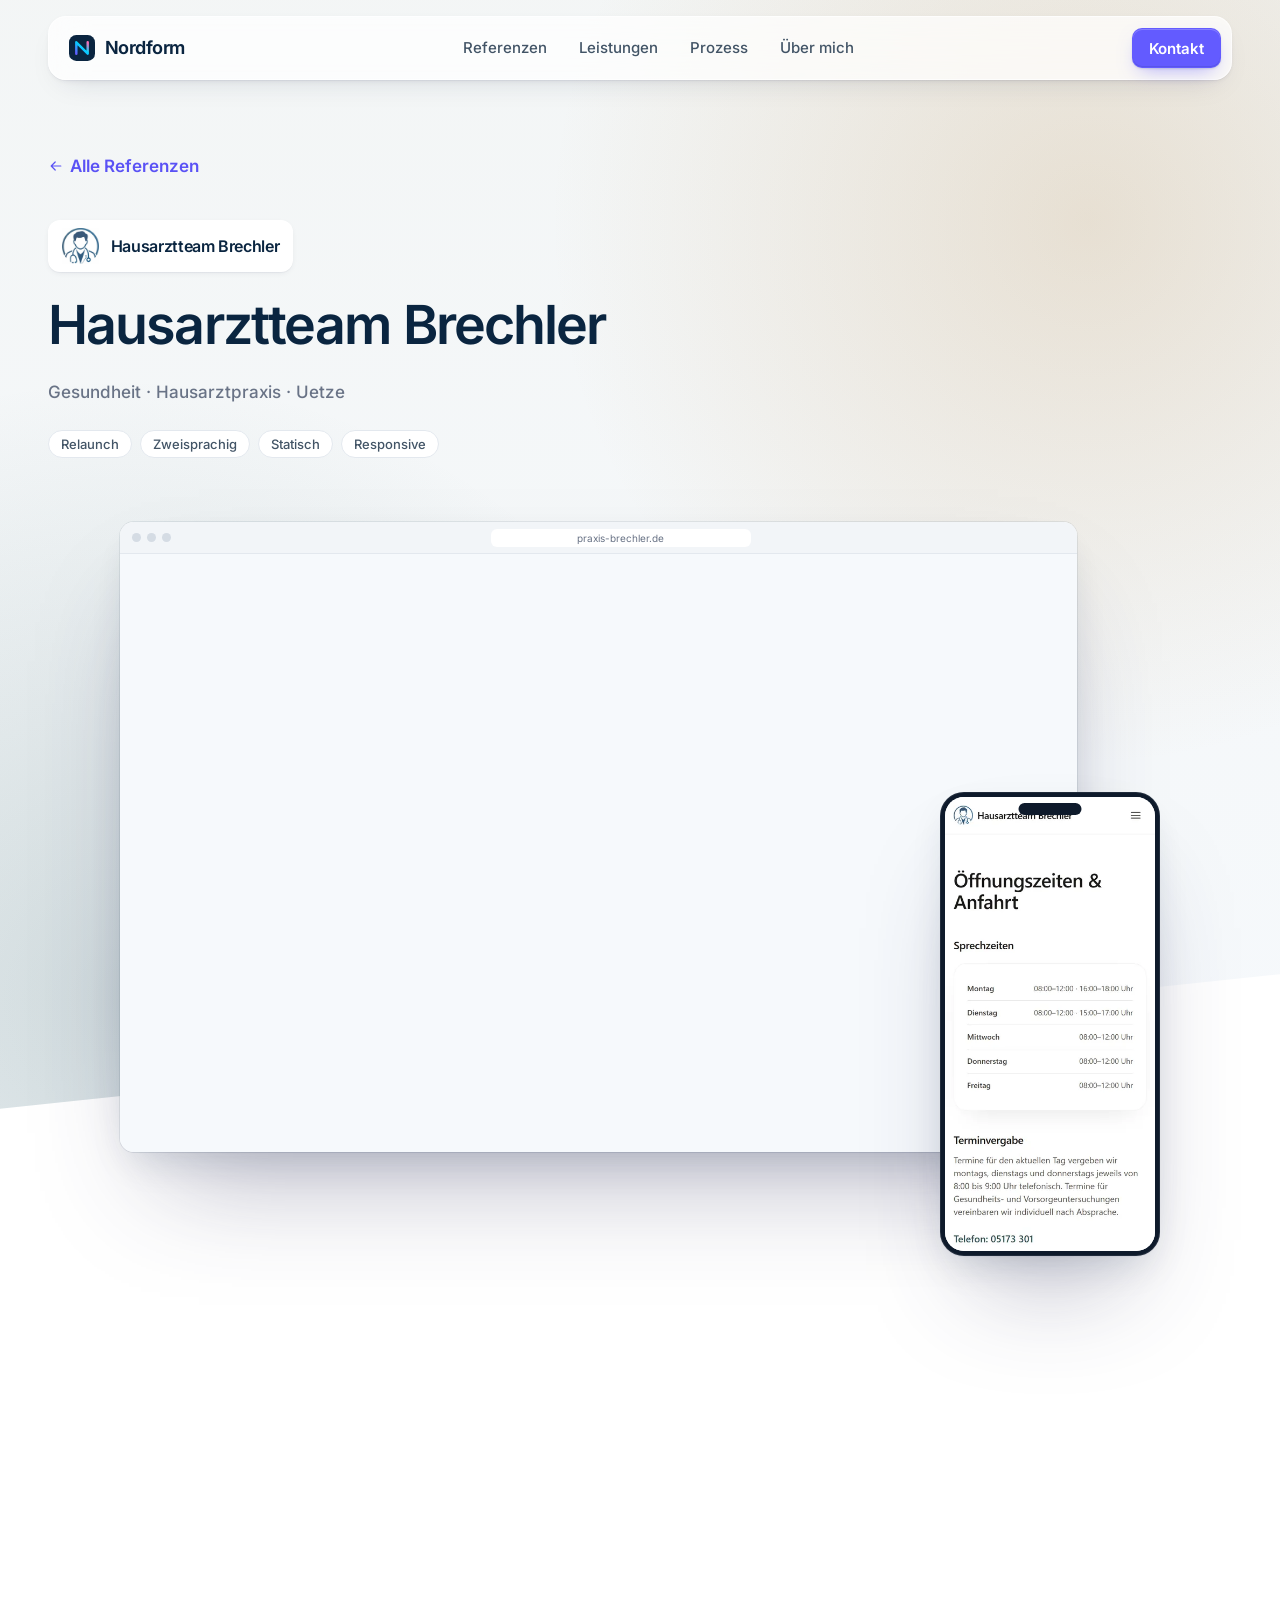
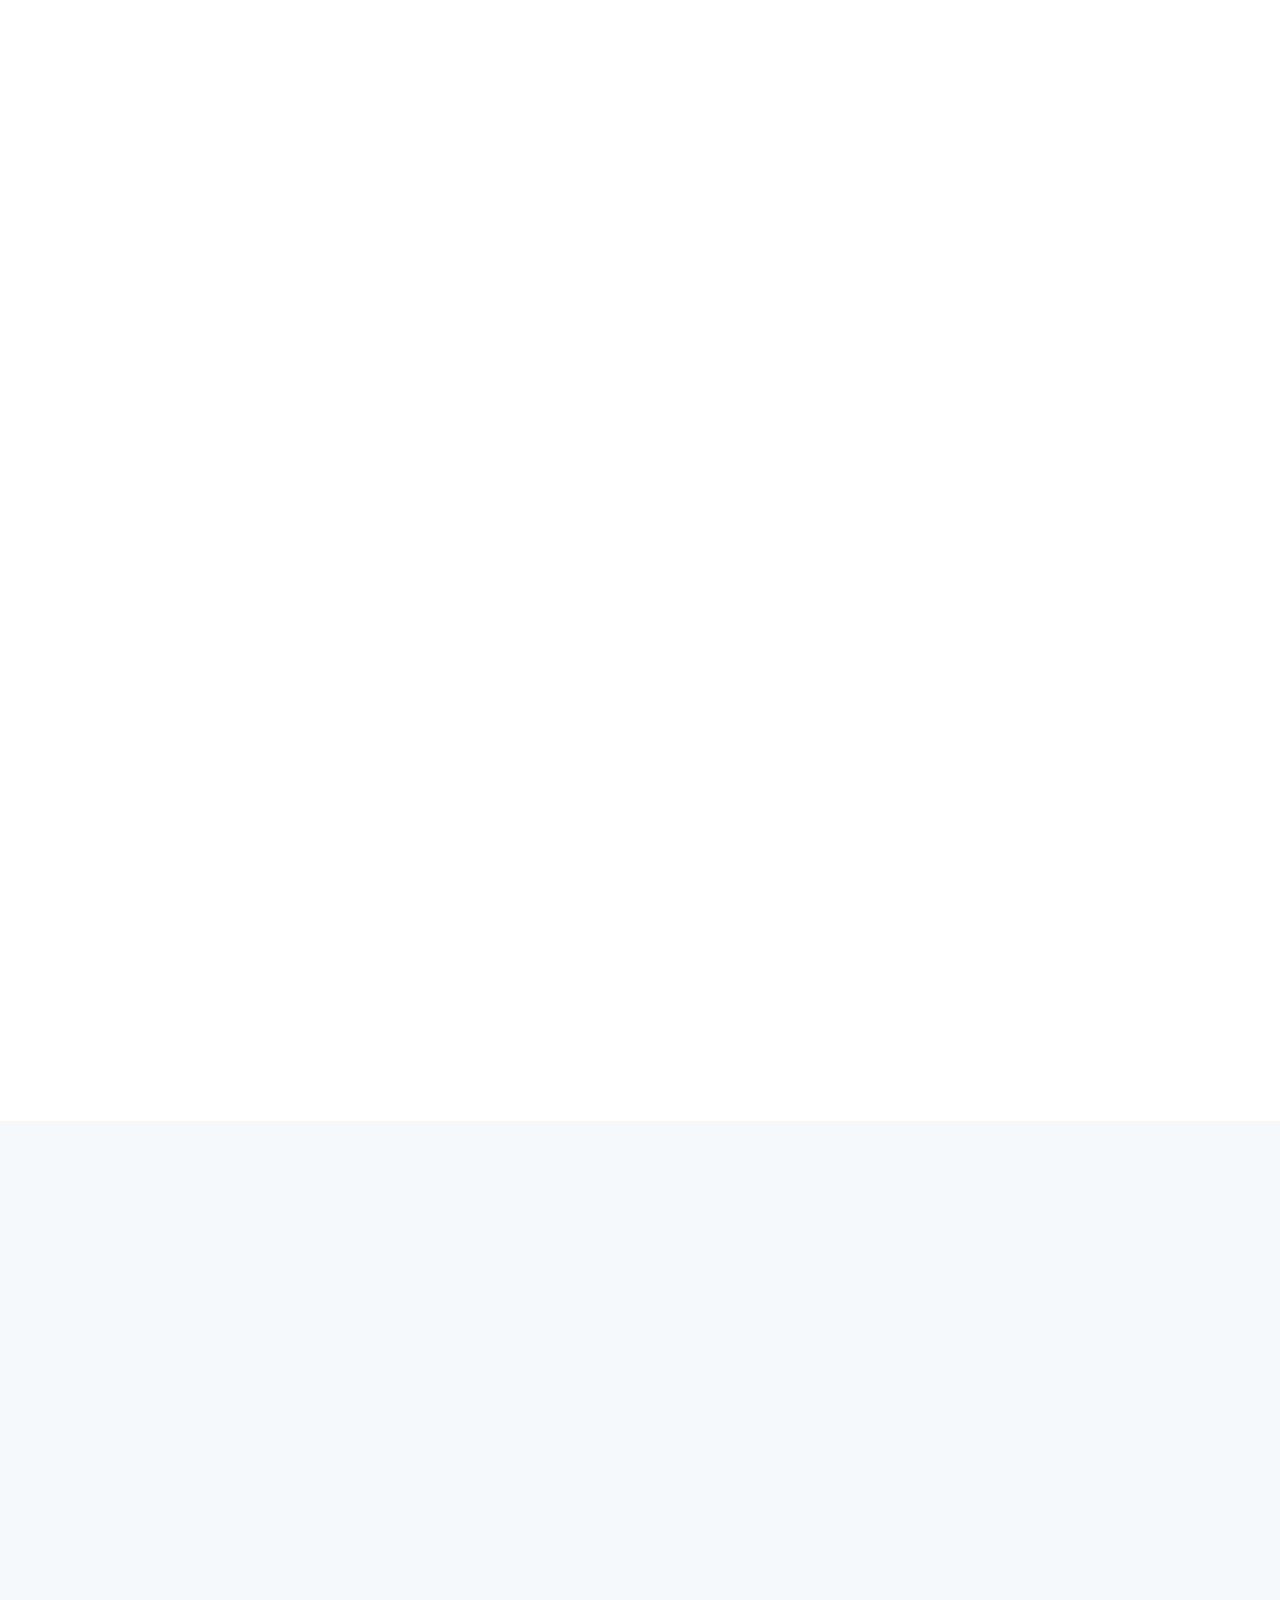
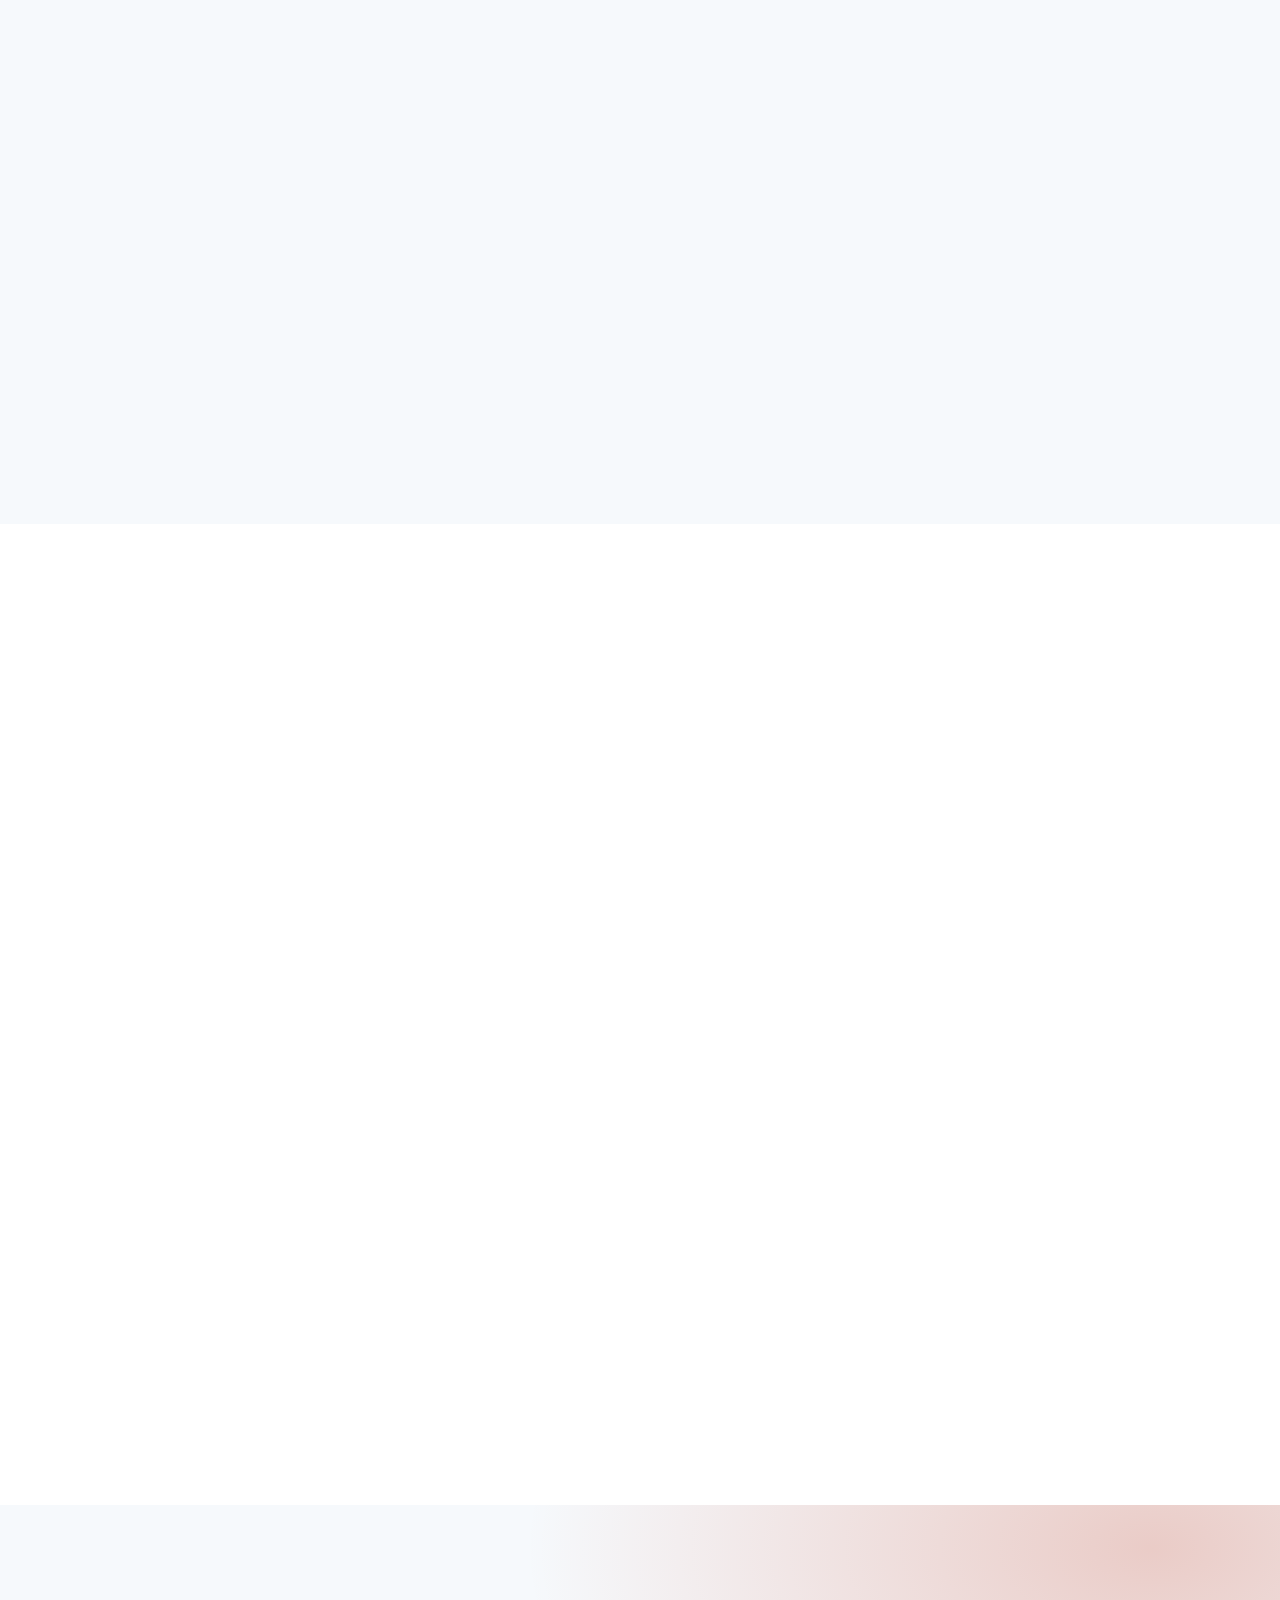
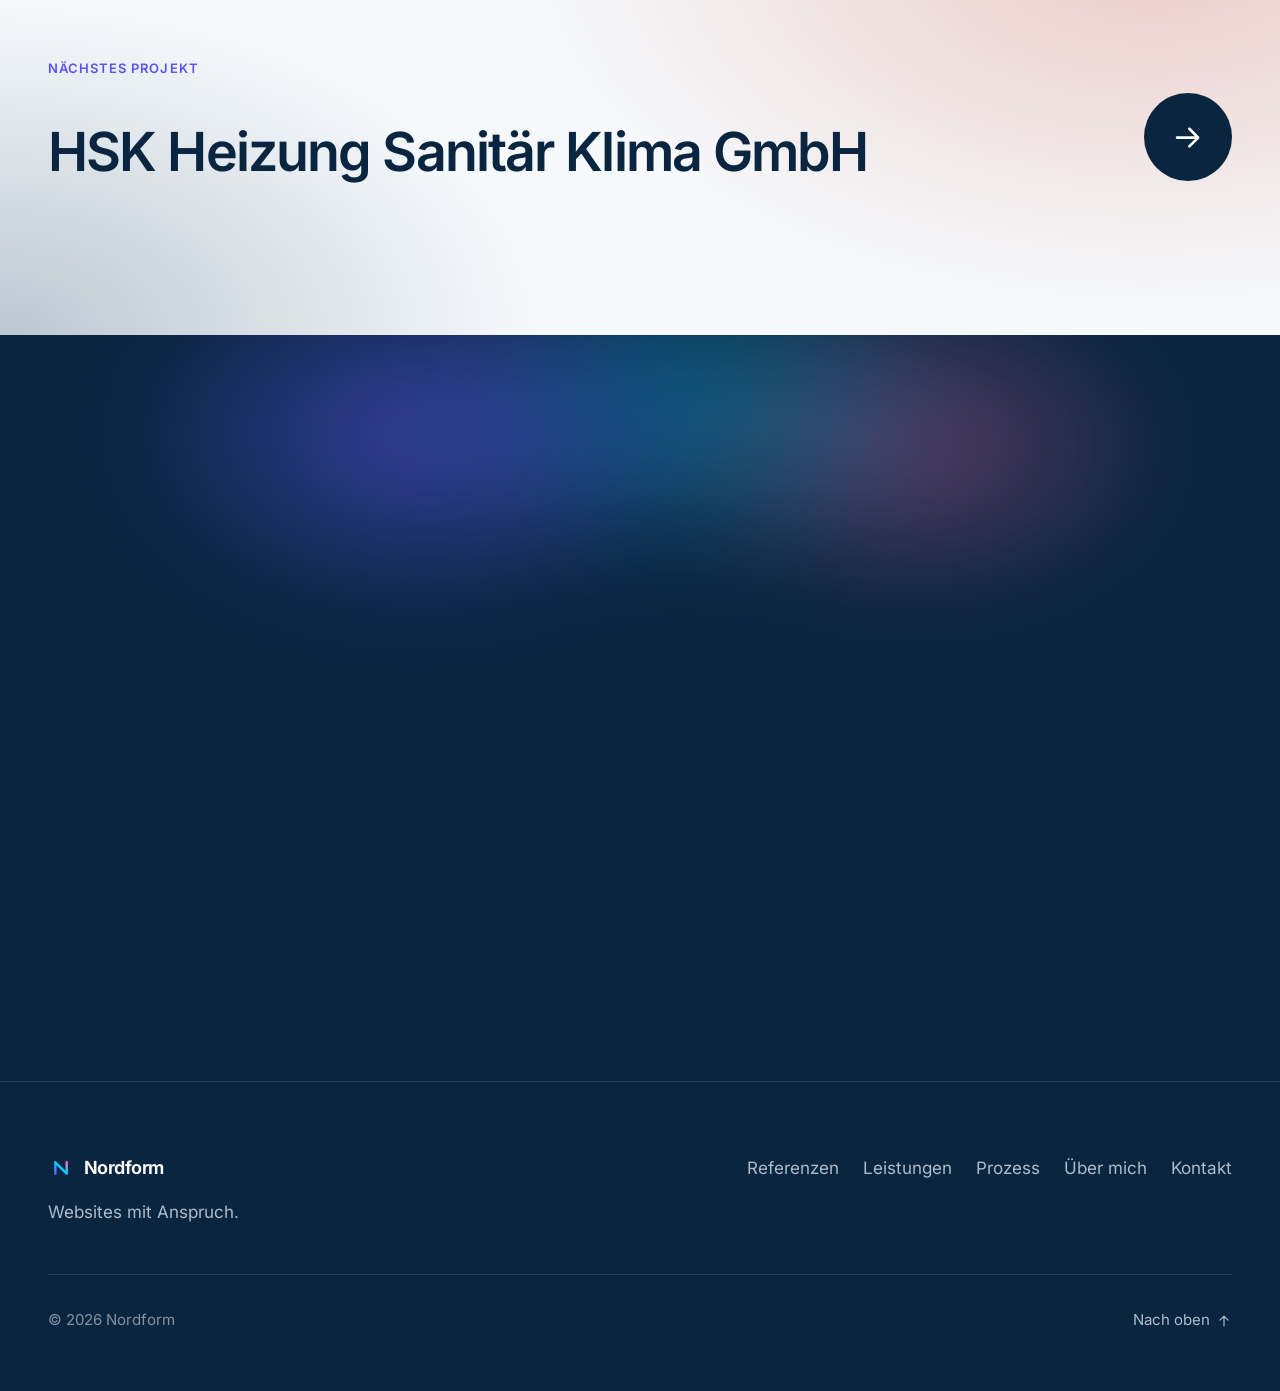
<file: projekte/hausarztteam-brechler.html>
<!doctype html>
<html lang="de">
<head>
  <meta charset="utf-8">
  <meta name="viewport" content="width=device-width, initial-scale=1, viewport-fit=cover">
  <title>Hausarztteam Brechler – Referenz von Nordform</title>
  <meta name="description" content="Neue Website für eine Hausarztpraxis: Sprechzeiten, Leistungen und Online-Termin auf einen Blick, zweisprachig und ohne Datenbank.">
  <meta name="theme-color" content="#0A2540">
  <meta name="referrer" content="strict-origin-when-cross-origin">
  <link rel="canonical" href="https://tqs1a.github.io/projekte/hausarztteam-brechler.html">
  <meta http-equiv="Content-Security-Policy" content="default-src 'self'; script-src 'self' 'sha256-v2+UbiMKXDHvdtyBrpaTs4jpF1s3Xv7r8IdLqBuc/v4='; style-src 'self' 'sha256-v6/LC2MTYVRrmEa/tgvzj/3nydQGCY7xpJsveQfpg5g=' 'sha256-sn2+aOnw1Zk3kn3f7Zz2rTA6bR8UF9V2yb4JHC45NEs='; img-src 'self' data:; font-src 'self'; connect-src 'self'; media-src 'self'; frame-src 'none'; object-src 'none'; base-uri 'self'; form-action 'self'; upgrade-insecure-requests">
  <script>(function(d){d.classList.add('js');try{if(sessionStorage.getItem('nf-wipe')){sessionStorage.removeItem('nf-wipe');d.classList.add('is-wiping')}}catch(e){}setTimeout(function(){d.classList.add('reveal-done')},3000)})(document.documentElement)</script>
  <style>@font-face{font-family: 'Inter Variable';font-style: normal;font-display: swap;font-weight: 100 900;src: url('/assets/fonts/inter-latin-variable.woff2') format('woff2-variations'), url('/assets/fonts/inter-latin-variable.woff2') format('woff2');unicode-range: U+0000-00FF, U+0131, U+0152-0153, U+02BB-02BC, U+02C6, U+02DA, U+02DC, U+0304, U+0308, U+0329, U+2000-206F, U+20AC, U+2122, U+2191, U+2193, U+2212, U+2215, U+FEFF, U+FFFD;}:root{--bg: #FFFFFF;--bg-soft: #F6F9FC;--ink: #0A2540;--ink-2: #425466;--ink-3: #697386;--line: #E3E8EE;--accent: #635BFF;--accent-text: #5A52F5;--accent-2: #00D4FF;--accent-3: #FF6BB5;--accent-4: #9089FC;--on-ink: #FFFFFF;--on-ink-2: #ADBDCC;--on-ink-3: #8792A2;--on-ink-line: rgba(255, 255, 255, .12);--on-ink-accent: #B9B3FF;--accent-hover: #7A73FF;--line-strong: #D3DAE3;--chrome: #F2F5F8;--chrome-dot: #D5DCE4;--device: #0E1A2B;--success: #12B76A;--todo-bg: #FFF4D6;--todo-ink: #6B4A00;--gradient-text: linear-gradient(100deg, #635BFF, #00D4FF 55%, #FF6BB5);--focus-ring: 0 0 0 3px rgba(99, 91, 255, .30);--font: 'Inter Variable', ui-sans-serif, system-ui, -apple-system, 'Segoe UI', Roboto, sans-serif;--font-features: "cv11", "ss01";--fs-display: clamp(3rem, 7.2vw, 6.75rem);--fs-h2: clamp(2rem, 4.2vw, 3.75rem);--fs-h3: clamp(1.25rem, 2vw, 1.75rem);--fs-lead: clamp(1.125rem, 1.4vw, 1.3125rem);--fs-body: 1.0625rem;--fs-small: .9375rem;--fs-eyebrow: .8125rem;--lh-display: 1.02;--lh-h2: 1.08;--lh-h3: 1.2;--lh-body: 1.65;--ls-display: -0.045em;--ls-h2: -0.035em;--ls-h3: -0.02em;--ls-eyebrow: 0.08em;--measure: 62ch;--container: 1200px;--gutter: clamp(20px, 5vw, 48px);--s-1: 8px;--s-2: 16px;--s-3: 24px;--s-4: 32px;--s-5: 48px;--s-6: 64px;--s-7: 96px;--s-8: 128px;--section-y: clamp(96px, 14vw, 192px);--nav-h: 64px;--nav-offset: 16px;--r-sm: 12px;--r-md: 20px;--r-lg: 28px;--r-pill: 999px;--shadow: 0 1px 1px rgba(10, 37, 64, .04), 0 8px 24px -8px rgba(10, 37, 64, .12), 0 36px 72px -36px rgba(50, 50, 93, .28);--shadow-lg: 0 1px 1px rgba(10, 37, 64, .04), 0 16px 40px -12px rgba(10, 37, 64, .16), 0 60px 110px -40px rgba(50, 50, 93, .38);--shadow-sm: 0 1px 1px rgba(10, 37, 64, .04), 0 2px 6px -2px rgba(10, 37, 64, .10);--glass-bg: rgba(255, 255, 255, .72);--glass-bg-solid: rgba(255, 255, 255, .94);--glass-border: rgba(255, 255, 255, .65);--glass-filter: blur(18px) saturate(160%);--ease: cubic-bezier(.22, 1, .36, 1);--t-fast: 180ms;--t-ui: 220ms;--t-reveal: 800ms;--skew: 6deg;--z-canvas: 0;--z-content: 1;--z-nav: 50;--z-overlay: 60;--z-cursor: 90;--z-wipe: 100;}*, *::before, *::after{box-sizing: border-box;}html{-webkit-text-size-adjust: 100%;text-size-adjust: 100%;scroll-padding-top: calc(var(--nav-h) + var(--nav-offset) * 2);color-scheme: light;}body{margin: 0;min-height: 100svh;background: var(--bg);color: var(--ink-2);font-family: var(--font);font-size: var(--fs-body);line-height: var(--lh-body);font-feature-settings: var(--font-features);font-optical-sizing: auto;-webkit-font-smoothing: antialiased;-moz-osx-font-smoothing: grayscale;text-rendering: optimizeLegibility;overflow-x: clip;}img, svg, video, canvas, picture{display: block;max-width: 100%;}img, video{height: auto;}button, input, textarea, select{font: inherit;color: inherit;}button{cursor: pointer;}a{color: inherit;text-decoration: none;}ul[role='list'], ol[role='list']{list-style: none;margin: 0;padding: 0;}:where(h1, h2, h3, h4, p, figure, blockquote, dl, dd){margin: 0;}h1, h2, h3, h4{color: var(--ink);font-weight: 600;text-wrap: balance;}.display{font-size: var(--fs-display);line-height: var(--lh-display);letter-spacing: var(--ls-display);}h2, .h2{font-size: var(--fs-h2);line-height: var(--lh-h2);letter-spacing: var(--ls-h2);}h3, .h3{font-size: var(--fs-h3);line-height: var(--lh-h3);letter-spacing: var(--ls-h3);}p, li, dd{text-wrap: pretty;}p{max-width: var(--measure);}.lead{font-size: var(--fs-lead);line-height: 1.55;color: var(--ink-2);}.eyebrow{display: inline-block;font-size: var(--fs-eyebrow);font-weight: 600;letter-spacing: var(--ls-eyebrow);text-transform: uppercase;color: var(--accent-text);line-height: 1.4;}.text-gradient{background: var(--gradient-text);-webkit-background-clip: text;background-clip: text;color: transparent;-webkit-box-decoration-break: clone;box-decoration-break: clone;padding-bottom: .06em;}@media (forced-colors: active){.text-gradient{color: CanvasText;background: none;}}.todo{background: var(--todo-bg);color: var(--todo-ink);border-radius: 4px;padding: 0 .25em;font-weight: 500;-webkit-text-fill-color: currentColor;}.container{width: 100%;max-width: calc(var(--container) + var(--gutter) * 2);margin-inline: auto;padding-inline: max(var(--gutter), env(safe-area-inset-left)) max(var(--gutter), env(safe-area-inset-right));}.grid-12{display: grid;grid-template-columns: repeat(12, minmax(0, 1fr));gap: var(--s-3);}.section{position: relative;padding-block: var(--section-y);}.section--soft{background: var(--bg-soft);}.section--ink{background: var(--ink);color: var(--on-ink-2);}.section--ink :is(h1, h2, h3){color: var(--on-ink);}.section-head{display: grid;gap: var(--s-3);max-width: 760px;margin-bottom: var(--s-7);}.section-head h2 + .h2-sub{font-size: var(--fs-h2);line-height: var(--lh-h2);letter-spacing: var(--ls-h2);font-weight: 600;color: var(--ink-3);text-wrap: balance;margin-top: calc(var(--s-3) * -1);}.sr-only{position: absolute !important;width: 1px;height: 1px;margin: -1px;padding: 0;overflow: hidden;clip: rect(0 0 0 0);white-space: nowrap;border: 0;}.skip-link{position: fixed;top: var(--s-2);left: var(--s-2);z-index: calc(var(--z-wipe) + 1);padding: 12px 18px;border-radius: var(--r-sm);background: var(--ink);color: var(--on-ink);font-weight: 600;transform: translateY(-200%);transition: transform var(--t-ui) var(--ease);}.skip-link:focus-visible{transform: none;}:focus{outline: none;}:focus-visible{outline: 2px solid var(--accent);outline-offset: 3px;border-radius: 6px;}.section--ink :focus-visible{outline-color: var(--on-ink-accent);}::selection{background: rgba(99, 91, 255, .18);color: var(--ink);}.js:not(.anim-ready) [data-reveal]{opacity: 0;transform: translate3d(0, 32px, 0);}.js:not(.anim-ready) [data-split]{visibility: hidden;}.js.reveal-done:not(.anim-ready) [data-reveal]{opacity: 1;transform: none;}.js.reveal-done:not(.anim-ready) [data-split]{visibility: visible;}.split-line{display: block;overflow: hidden;padding-bottom: .12em;margin-bottom: -.12em;}.split-line__inner{display: block;}@view-transition{navigation: auto;}::view-transition-old(root){animation: vt-out 380ms var(--ease) both;}::view-transition-new(root){animation: vt-in 520ms var(--ease) both;}::view-transition-group(*){animation-duration: 650ms;animation-timing-function: var(--ease);}@keyframes vt-out{to{opacity: 0;transform: translateY(-12px);}}@keyframes vt-in{from{opacity: 0;transform: translateY(16px);}}@media (prefers-reduced-motion: reduce){::view-transition-old(root){animation: vt-fade-out 200ms linear both;}::view-transition-new(root){animation: vt-fade-in 200ms linear both;}::view-transition-group(*){animation-duration: 0s;}}@keyframes vt-fade-out{to{opacity: 0;}}@keyframes vt-fade-in{from{opacity: 0;}}html.lenis, html.lenis body{height: auto;}.lenis:not(.lenis-autoToggle).lenis-stopped{overflow: clip;}.lenis [data-lenis-prevent]{overscroll-behavior: contain;}.lenis.lenis-smooth iframe{pointer-events: none;}@media (prefers-reduced-motion: reduce){*, *::before, *::after{animation-duration: .01ms !important;animation-iteration-count: 1 !important;transition-duration: .01ms !important;scroll-behavior: auto !important;}.js:not(.anim-ready) [data-reveal]{transform: none;}}.icon{width: 1.25em;height: 1.25em;flex: none;fill: none;stroke: currentColor;stroke-width: 1.5;stroke-linecap: round;stroke-linejoin: round;}.btn{--btn-h: 52px;position: relative;display: inline-flex;align-items: center;justify-content: center;gap: 10px;min-height: var(--btn-h);padding: 0 24px;border: 1px solid transparent;border-radius: var(--r-sm);font-size: 1rem;font-weight: 600;letter-spacing: -0.005em;line-height: 1;white-space: nowrap;-webkit-tap-highlight-color: transparent;transition: background-color var(--t-ui) var(--ease), border-color var(--t-ui) var(--ease), box-shadow var(--t-ui) var(--ease), color var(--t-ui) var(--ease), translate var(--t-ui) var(--ease);}.btn .icon{width: 18px;height: 18px;transition: transform var(--t-ui) var(--ease);}.btn--primary{background-color: var(--accent);color: var(--on-ink);box-shadow: inset 0 1px 0 rgba(255, 255, 255, .22), inset 0 -1px 0 rgba(10, 37, 64, .12), 0 1px 2px rgba(10, 37, 64, .12), 0 8px 20px -8px rgba(99, 91, 255, .55);}.btn--secondary{background-color: transparent;color: var(--ink);border-color: var(--line);}.btn--ghost-ink{background-color: rgba(255, 255, 255, .06);color: var(--on-ink);border-color: var(--on-ink-line);}.btn--sm{--btn-h: 40px;padding: 0 16px;font-size: .9375rem;border-radius: 10px;}@media (hover: hover){.btn--primary:hover{background-color: var(--accent-hover);translate: 0 -2px;}.btn--primary:hover .icon--arrow, .btn--secondary:hover .icon--arrow, .link-arrow:hover .icon--arrow{transform: translateX(4px);}.btn--secondary:hover{background-color: var(--bg-soft);border-color: var(--line-strong);}.btn--ghost-ink:hover{background-color: rgba(255, 255, 255, .12);}}.btn:active{translate: 0 0;filter: brightness(.96);}.btn:focus-visible{outline: none;box-shadow: var(--focus-ring);}.btn--primary:focus-visible{box-shadow: inset 0 1px 0 rgba(255, 255, 255, .22), var(--focus-ring), 0 8px 20px -8px rgba(99, 91, 255, .55);}.section--ink .btn:focus-visible{box-shadow: 0 0 0 3px rgba(185, 179, 255, .55);}.link-arrow{display: inline-flex;align-items: center;gap: 6px;min-height: 44px;font-weight: 600;color: var(--accent-text);transition: color var(--t-ui) var(--ease);}.link-arrow .icon{width: 16px;height: 16px;transition: transform var(--t-ui) var(--ease);}.card{position: relative;background: var(--bg);border: 1px solid var(--line);border-radius: var(--r-md);box-shadow: var(--shadow);transition: box-shadow var(--t-ui) var(--ease), translate var(--t-ui) var(--ease);}@media (hover: hover){.card--hover:hover{box-shadow: var(--shadow-lg);translate: 0 -4px;}}.tags{display: flex;flex-wrap: wrap;gap: 8px;margin: 0;padding: 0;list-style: none;}.tag{display: inline-flex;align-items: center;min-height: 28px;padding: 2px 12px;border-radius: var(--r-pill);border: 1px solid var(--line);background: var(--bg);color: var(--ink-2);font-size: .8125rem;font-weight: 500;line-height: 1.3;}.pill{display: inline-flex;align-items: center;gap: 10px;padding: 6px 14px 6px 8px;border-radius: var(--r-pill);font-size: .875rem;font-weight: 500;color: var(--ink);}.pill__dot{width: 22px;height: 22px;border-radius: 50%;display: grid;place-items: center;background: var(--accent);color: var(--on-ink);}.pill__dot .icon{width: 13px;height: 13px;stroke-width: 2;}.glass{background: var(--glass-bg-solid);border: 1px solid var(--glass-border);}@supports ((-webkit-backdrop-filter: blur(1px)) or (backdrop-filter: blur(1px))){.glass{background: var(--glass-bg);-webkit-backdrop-filter: var(--glass-filter);backdrop-filter: var(--glass-filter);}}.nav{position: fixed;inset: max(var(--nav-offset), env(safe-area-inset-top)) 0 auto;z-index: var(--z-nav);pointer-events: none;transition: transform 450ms var(--ease);}.nav.is-hidden{transform: translateY(calc(-100% - var(--nav-offset) - 8px));}.nav__bar{pointer-events: auto;display: flex;align-items: center;justify-content: space-between;gap: var(--s-3);height: var(--nav-h);padding: 0 10px 0 20px;border-radius: 18px;box-shadow: var(--shadow-sm), 0 12px 32px -16px rgba(10, 37, 64, .18);}.wordmark{display: inline-flex;align-items: center;gap: 10px;min-height: 44px;font-weight: 650;font-size: 1.125rem;letter-spacing: -0.03em;color: var(--ink);}.wordmark__mark{width: 26px;height: 26px;flex: none;}.nav__links{display: none;gap: 4px;margin: 0;padding: 0;list-style: none;}.nav__link{position: relative;display: inline-flex;align-items: center;min-height: 44px;padding: 0 14px;border-radius: 10px;font-size: .9375rem;font-weight: 500;color: var(--ink-2);transition: color var(--t-ui) var(--ease), background-color var(--t-ui) var(--ease);}.nav__link[aria-current='true']{color: var(--ink);}.nav__link[aria-current='true']::after{content: '';position: absolute;left: 14px;right: 14px;bottom: 8px;height: 2px;border-radius: 2px;background: var(--accent);}@media (hover: hover){.nav__link:hover{color: var(--ink);background-color: rgba(10, 37, 64, .04);}}.nav__actions{display: flex;align-items: center;gap: 8px;}.nav__cta{display: none;}.menu-btn{display: inline-grid;place-items: center;width: 44px;height: 44px;border: 0;border-radius: 12px;background: transparent;color: var(--ink);}.menu-btn .icon{width: 22px;height: 22px;}@media (hover: hover){.menu-btn:hover{background: rgba(10, 37, 64, .05);}}@media (min-width: 900px){.nav__links{display: flex;}.nav__cta{display: inline-flex;}.menu-btn{display: none;}}.menu{position: fixed;inset: 0;z-index: var(--z-overlay);display: flex;flex-direction: column;padding: calc(env(safe-area-inset-top) + var(--nav-offset)) var(--gutter) calc(env(safe-area-inset-bottom) + var(--s-4));background: var(--bg);visibility: hidden;opacity: 0;transition: opacity 300ms var(--ease), visibility 0s linear 300ms;}.menu.is-open{visibility: visible;opacity: 1;transition: opacity 300ms var(--ease);}.menu__top{display: flex;align-items: center;justify-content: space-between;height: var(--nav-h);padding-left: 20px;}.menu__links{margin: var(--s-6) 0 0;padding: 0 20px;list-style: none;display: grid;gap: 4px;}.menu__link{display: block;padding: 10px 0;font-size: clamp(2rem, 9vw, 2.75rem);font-weight: 600;letter-spacing: -0.035em;line-height: 1.15;color: var(--ink);}.menu__foot{margin-top: auto;padding: 0 20px;}.menu__foot .btn{width: 100%;}.menu.is-open .menu__links li{animation: menu-in 600ms var(--ease) both;}.menu.is-open .menu__links li:nth-child(2){animation-delay: 60ms;}.menu.is-open .menu__links li:nth-child(3){animation-delay: 120ms;}.menu.is-open .menu__links li:nth-child(4){animation-delay: 180ms;}.menu.is-open .menu__links li:nth-child(5){animation-delay: 240ms;}@keyframes menu-in{from{opacity: 0;transform: translateY(24px);}}.browser{position: relative;overflow: hidden;border-radius: 14px;background: var(--bg);box-shadow: 0 0 0 1px rgba(10, 37, 64, .08), var(--shadow-lg);isolation: isolate;}.browser__bar{position: relative;z-index: 1;display: flex;align-items: center;gap: 6px;height: 32px;padding: 0 12px;background: var(--chrome);border-bottom: 1px solid var(--line);}.browser__bar i{width: 9px;height: 9px;border-radius: 50%;background: var(--chrome-dot);}.browser__url{flex: 1;max-width: 260px;height: 18px;margin-inline: auto;border-radius: 6px;background: var(--bg);font-size: 10px;line-height: 18px;text-align: center;color: var(--ink-3);overflow: hidden;white-space: nowrap;text-overflow: ellipsis;}.browser__screen{position: relative;overflow: hidden;aspect-ratio: 16 / 10;background: var(--bg-soft);}.browser__screen img, .phone__screen img{width: 100%;height: 112%;object-fit: cover;object-position: top center;}.phone{position: relative;width: 100%;padding: 7px;border-radius: 34px;background: var(--device);box-shadow: 0 0 0 1px rgba(255, 255, 255, .08) inset, var(--shadow-lg);}.phone__screen{position: relative;overflow: hidden;aspect-ratio: 390 / 844;border-radius: 27px;background: var(--bg);}.phone__screen::before{content: '';position: absolute;z-index: 1;top: 8px;left: 50%;width: 30%;height: 18px;translate: -50% 0;border-radius: 12px;background: var(--device);}.marquee{--gap: clamp(40px, 6vw, 80px);position: relative;overflow: hidden;-webkit-mask-image: linear-gradient(90deg, transparent, #000 12%, #000 88%, transparent);mask-image: linear-gradient(90deg, transparent, #000 12%, #000 88%, transparent);}.marquee__track{display: flex;width: max-content;gap: var(--gap);padding-right: var(--gap);margin: 0;list-style: none;animation: marquee var(--marquee-duration, 40s) linear infinite;}.marquee:hover .marquee__track, .marquee:focus-within .marquee__track, .marquee.is-paused .marquee__track{animation-play-state: paused;}@keyframes marquee{to{transform: translate3d(-50%, 0, 0);}}@media (prefers-reduced-motion: reduce){.marquee__track{animation: none;flex-wrap: wrap;width: auto;justify-content: center;}.marquee__track [aria-hidden='true']{display: none;}.marquee{-webkit-mask-image: none;mask-image: none;}}.client-logo{display: inline-flex;align-items: center;gap: 10px;height: 44px;color: var(--ink-3);font-weight: 600;letter-spacing: -0.02em;white-space: nowrap;transition: color var(--t-ui) var(--ease);}.client-logo img{height: 30px;width: auto;filter: grayscale(1) contrast(.9) opacity(.62);mix-blend-mode: multiply;transition: filter var(--t-ui) var(--ease);}@media (hover: hover){.client-logo:hover{color: var(--ink);}.client-logo:hover img{filter: none;}}.toast{position: fixed;left: 50%;bottom: max(var(--s-4), env(safe-area-inset-bottom));z-index: var(--z-overlay);display: inline-flex;align-items: center;gap: 10px;padding: 12px 18px;border-radius: var(--r-sm);background: var(--bg);color: var(--ink);font-size: .9375rem;font-weight: 500;box-shadow: var(--shadow-lg);opacity: 0;transform: translate(-50%, 16px);pointer-events: none;transition: opacity var(--t-ui) var(--ease), transform 400ms var(--ease);}.toast.is-visible{opacity: 1;transform: translate(-50%, 0);}.toast .icon{color: var(--success);}.cursor{display: none;}html.has-cursor .cursor{display: block;position: fixed;inset: 0 auto auto 0;z-index: var(--z-cursor);pointer-events: none;}html.has-cursor, html.has-cursor :is(a, button, [data-cursor], label, summary){cursor: none;}html.has-cursor :is(input, textarea, select, [contenteditable]){cursor: auto;}.cursor__dot, .cursor__ring{position: absolute;left: 0;top: 0;border-radius: var(--r-pill);transition: opacity 200ms var(--ease);}.cursor__dot{width: 6px;height: 6px;margin: -3px 0 0 -3px;background: var(--ink);}.cursor__ring{display: grid;place-items: center;width: 36px;height: 36px;margin: -18px 0 0 -18px;border: 1.5px solid rgba(10, 37, 64, .35);transition: width 300ms var(--ease), height 300ms var(--ease), margin 300ms var(--ease), background-color 300ms var(--ease), border-color 300ms var(--ease), opacity 200ms var(--ease);}.cursor__label{font-size: .8125rem;font-weight: 600;color: var(--on-ink);opacity: 0;transform: scale(.6);transition: opacity 200ms var(--ease), transform 300ms var(--ease);white-space: nowrap;}.cursor.is-link .cursor__ring{width: 52px;height: 52px;margin: -26px 0 0 -26px;border-color: rgba(99, 91, 255, .5);}.cursor.is-view .cursor__ring{width: 104px;height: 44px;margin: -22px 0 0 -52px;background: var(--ink);border-color: var(--ink);}.cursor.is-view .cursor__label{opacity: 1;transform: none;}.cursor.is-view .cursor__dot, .cursor.is-hidden .cursor__dot, .cursor.is-hidden .cursor__ring{opacity: 0;}.cursor.on-ink .cursor__dot{background: var(--on-ink);}.cursor.on-ink .cursor__ring{border-color: rgba(255, 255, 255, .45);}.wipe{position: fixed;inset: 0;z-index: var(--z-wipe);pointer-events: none;background: linear-gradient(100deg, var(--accent), var(--accent-4) 45%, var(--accent-2));transform: scaleY(0);transform-origin: 50% 100%;}html.is-wiping body::after{content: "";position: fixed;inset: 0;z-index: var(--z-wipe);pointer-events: none;background: linear-gradient(100deg, var(--accent), var(--accent-4) 45%, var(--accent-2));transform-origin: 50% 0;animation: wipe-reveal 450ms var(--ease) 60ms both;}@keyframes wipe-reveal{from{transform: scaleY(1);}to{transform: scaleY(0);}}.stat__value{display: block;font-size: clamp(2.5rem, 5vw, 3.75rem);font-weight: 600;letter-spacing: -0.045em;line-height: 1;color: var(--ink);font-variant-numeric: tabular-nums;}.stat__label{display: block;margin-top: var(--s-1);font-size: var(--fs-small);color: var(--ink-2);}.avatar{position: relative;display: grid;place-items: center;aspect-ratio: 4 / 5;border-radius: var(--r-lg);overflow: hidden;background: radial-gradient(60% 50% at 20% 15%, rgba(0, 212, 255, .85), transparent 70%), radial-gradient(55% 55% at 85% 30%, rgba(255, 107, 181, .8), transparent 70%), radial-gradient(80% 70% at 50% 100%, rgba(99, 91, 255, .95), transparent 75%), var(--accent-4);box-shadow: var(--shadow-lg);}.avatar__mono{font-size: clamp(5rem, 14vw, 9rem);font-weight: 600;letter-spacing: -0.06em;color: rgba(255, 255, 255, .92);text-shadow: 0 10px 40px rgba(10, 37, 64, .25);}.pj-hero{position: relative;isolation: isolate;padding-top: calc(var(--nav-h) + var(--nav-offset) + env(safe-area-inset-top) + var(--s-6));padding-bottom: var(--s-7);}.pj-hero__bg{position: absolute;inset: 0 0 18% 0;z-index: -1;background: radial-gradient(60% 70% at 85% 20%, color-mix(in srgb, var(--p-accent-2) 22%, transparent), transparent 70%), radial-gradient(70% 80% at 10% 90%, color-mix(in srgb, var(--p-accent) 20%, transparent), transparent 70%), linear-gradient(180deg, color-mix(in srgb, var(--p-accent) 6%, var(--bg)), var(--bg-soft));clip-path: polygon(0 0, 100% 0, 100% calc(100% - tan(var(--skew)) * 100vw), 0 100%);}.pj-back{margin-bottom: var(--s-4);}.pj-back .icon{width: 16px;height: 16px;transition: transform var(--t-ui) var(--ease);}@media (hover: hover){.pj-back:hover .icon{transform: translateX(-4px);}}.pj-hero__head{display: grid;justify-items: start;gap: var(--s-3);max-width: 880px;margin-bottom: var(--s-6);}.pj-hero__title{font-size: var(--fs-h2);line-height: var(--lh-h2);letter-spacing: var(--ls-h2);}.pj-hero__branche{font-weight: 500;color: var(--ink-3);}.pj-hero__visual{max-width: 1040px;margin-inline: auto;}.js .pj-back{animation: intro-up 800ms var(--ease) both;}.js .pj-hero__head > *{animation: intro-up 900ms var(--ease) both;}.js .pj-hero__head > :nth-child(2){animation-delay: 60ms;}.js .pj-hero__head > :nth-child(3){animation-delay: 120ms;}.js .pj-hero__head > :nth-child(4){animation-delay: 180ms;}@keyframes intro-up{from{opacity: 0;transform: translate3d(0, 28px, 0);}}.pj-hero__visual .stage .phone{width: 22%;max-width: 220px;}.pj-meta{position: relative;margin-top: calc(var(--s-5) * -1);}.pj-meta__bar{display: grid;gap: var(--s-4);align-items: center;padding: var(--s-4);}.pj-meta__list{display: grid;grid-template-columns: repeat(auto-fit, minmax(180px, 1fr));gap: var(--s-3) var(--s-4);margin: 0;}.pj-meta__list dt{font-size: var(--fs-eyebrow);font-weight: 600;letter-spacing: var(--ls-eyebrow);text-transform: uppercase;color: var(--ink-3);}.pj-meta__list dd{margin: 4px 0 0;color: var(--ink);font-weight: 500;}.pj-meta__note{font-size: var(--fs-small);color: var(--ink-3);}@media (min-width: 1024px){.pj-meta__bar{grid-template-columns: 1fr auto;padding: var(--s-4) var(--s-5);}.pj-meta__note{max-width: 28ch;}}.pj-chapters .container{display: grid;gap: clamp(64px, 10vw, 128px);}.pj-chapter{display: grid;gap: var(--s-3);}.pj-chapter__title{font-size: var(--fs-h3);color: var(--accent-text);letter-spacing: var(--ls-h3);}.pj-chapter__text{font-size: clamp(1.375rem, 2.6vw, 2.125rem);line-height: 1.32;letter-spacing: -0.02em;font-weight: 500;color: var(--ink);max-width: 30ch;}@media (min-width: 900px){.pj-chapter{grid-template-columns: minmax(0, 4fr) minmax(0, 8fr);gap: var(--s-6);align-items: baseline;}}.pj-gallery__grid{display: grid;gap: var(--s-5);align-items: center;}.pj-gallery figure{margin: 0;}.pj-gallery__mob{width: min(300px, 70%);margin-inline: auto !important;}@media (min-width: 1024px){.pj-gallery__grid{grid-template-columns: minmax(0, 8fr) minmax(0, 3fr);gap: var(--s-6);}.pj-gallery__mob{width: 100%;}}.pj-highlights__grid{display: grid;grid-template-columns: repeat(12, minmax(0, 1fr));gap: var(--s-3);margin: 0;padding: 0;list-style: none;}.pj-hl{--mx: 50%;--my: 50%;grid-column: span 12;display: grid;align-content: start;gap: var(--s-2);padding: clamp(24px, 3vw, 36px);overflow: hidden;isolation: isolate;}.pj-hl::before{content: "";position: absolute;inset: 0;z-index: -1;background: radial-gradient(380px circle at var(--mx) var(--my), color-mix(in srgb, var(--p-accent) 10%, transparent), transparent 70%);opacity: 0;transition: opacity 300ms var(--ease);}@media (hover: hover){.pj-hl:hover::before{opacity: 1;}}.pj-hl__nr{font-size: var(--fs-eyebrow);font-weight: 600;letter-spacing: var(--ls-eyebrow);color: var(--accent-text);}.pj-hl p{color: var(--ink-2);}@media (min-width: 768px){.pj-hl{grid-column: span 6;}}@media (min-width: 1024px){.pj-hl{grid-column: span 5;min-height: 220px;}.pj-hl--wide{grid-column: span 7;}}.pj-next__link{position: relative;display: block;overflow: hidden;isolation: isolate;padding-block: clamp(80px, 12vw, 160px);background: radial-gradient(70% 120% at 90% 10%, color-mix(in srgb, var(--p-accent-2) 22%, transparent), transparent 70%), radial-gradient(60% 110% at 0% 100%, color-mix(in srgb, var(--p-accent) 24%, transparent), transparent 70%), var(--bg-soft);color: var(--ink);}.pj-next__inner{display: grid;grid-template-columns: 1fr auto;align-items: end;gap: var(--s-2) var(--s-4);}.pj-next__inner .eyebrow{grid-column: 1 / -1;}.pj-next__name{font-size: var(--fs-h2);line-height: var(--lh-h2);letter-spacing: var(--ls-h2);font-weight: 600;text-wrap: balance;}.pj-next__arrow{display: grid;place-items: center;width: clamp(56px, 7vw, 88px);aspect-ratio: 1;border-radius: 50%;background: var(--ink);color: var(--on-ink);transition: transform 400ms var(--ease), background-color var(--t-ui) var(--ease);}.pj-next__arrow .icon{width: 40%;height: 40%;}@media (hover: hover){.pj-next__link:hover .pj-next__arrow{transform: translateX(8px);background: var(--accent);}}.pj-next__link:focus-visible{outline-offset: -6px;}.nf{position: relative;isolation: isolate;display: grid;align-items: center;min-height: max(560px, 100svh);padding-block: calc(var(--nav-h) + var(--nav-offset) + var(--s-6)) var(--s-7);}.nf__bg{position: absolute;inset: 0;z-index: -1;background: radial-gradient(40% 50% at 78% 32%, rgba(99, 91, 255, .28), transparent 70%), radial-gradient(35% 45% at 62% 60%, rgba(0, 212, 255, .22), transparent 70%), radial-gradient(30% 40% at 90% 70%, rgba(255, 107, 181, .2), transparent 70%);clip-path: polygon(0 0, 100% 0, 100% calc(100% - tan(var(--skew)) * 100vw), 0 100%);}.nf__inner{display: grid;justify-items: start;gap: var(--s-4);}.nf__title{font-size: var(--fs-display);line-height: var(--lh-display);letter-spacing: var(--ls-display);max-width: 12ch;}.p-hsk-uetze{--p-accent: #002944;--p-accent-2: #BF2B0B;}.vt-hsk-uetze{view-transition-name: project-hsk-uetze;}.p-hausarztteam-brechler{--p-accent: #396264;--p-accent-2: #BA8F52;}.vt-hausarztteam-brechler{view-transition-name: project-hausarztteam-brechler;}</style>
  <link rel="preload" as="image" type="image/webp" fetchpriority="high" imagesrcset="/assets/img/projects/hausarztteam-brechler/desktop-640.webp 640w, /assets/img/projects/hausarztteam-brechler/desktop-960.webp 960w, /assets/img/projects/hausarztteam-brechler/desktop-1440.webp 1440w, /assets/img/projects/hausarztteam-brechler/desktop-2160.webp 2160w" imagesizes="(min-width: 1130px) 960px, calc(92vw - 37px)">
  <link rel="preload" href="/assets/fonts/inter-latin-variable.woff2" as="font" type="font/woff2" crossorigin>
  <link rel="icon" href="/assets/img/favicon.svg" type="image/svg+xml">
  <link rel="apple-touch-icon" href="/assets/img/apple-touch-icon.png">
  <meta property="og:type" content="article">
  <meta property="og:locale" content="de_DE">
  <meta property="og:site_name" content="Nordform">
  <meta property="og:title" content="Hausarztteam Brechler – Referenz von Nordform">
  <meta property="og:description" content="Neue Website für eine Hausarztpraxis: Sprechzeiten, Leistungen und Online-Termin auf einen Blick, zweisprachig und ohne Datenbank.">
  <meta property="og:url" content="https://tqs1a.github.io/projekte/hausarztteam-brechler.html">
  <meta property="og:image" content="https://tqs1a.github.io/assets/img/projects/hausarztteam-brechler/desktop-1440.jpg">
  <meta property="og:image:width" content="1440">
  <meta property="og:image:height" content="900">
  <meta name="twitter:card" content="summary_large_image">
  <meta name="twitter:title" content="Hausarztteam Brechler – Referenz von Nordform">
  <meta name="twitter:description" content="Neue Website für eine Hausarztpraxis: Sprechzeiten, Leistungen und Online-Termin auf einen Blick, zweisprachig und ohne Datenbank.">
  <meta name="twitter:image" content="https://tqs1a.github.io/assets/img/projects/hausarztteam-brechler/desktop-1440.jpg">
  <script type="application/ld+json">{"@context":"https://schema.org","@type":"CreativeWork","name":"Website Hausarztteam Brechler","description":"Neue Website für eine Hausarztpraxis: Sprechzeiten, Leistungen und Online-Termin auf einen Blick, zweisprachig und ohne Datenbank.","url":"https://tqs1a.github.io/projekte/hausarztteam-brechler.html","image":"https://tqs1a.github.io/assets/img/projects/hausarztteam-brechler/desktop-1440.jpg","dateCreated":"2026","creator":{"@type":"Organization","name":"Nordform","url":"https://tqs1a.github.io/"},"about":{"@type":"Organization","name":"Hausarztteam Brechler","url":"https://praxis-brechler.de"},"keywords":"Relaunch, Zweisprachig, Statisch, Responsive"}</script>
  <script type="module" src="/assets/js/main.js"></script>
</head>
<body id="top" class="page-project p-hausarztteam-brechler">
  <a class="skip-link" href="#inhalt">Zum Inhalt springen</a>

  <!-- SHARED:DEFS:START -->
  <svg class="sr-only" width="0" height="0" aria-hidden="true" focusable="false">
    <defs>
      <linearGradient id="mark-gradient" x1="0" y1="1" x2="1" y2="0">
        <stop offset="0" stop-color="#635BFF"/>
        <stop offset=".55" stop-color="#00D4FF"/>
        <stop offset="1" stop-color="#FF6BB5"/>
      </linearGradient>
      <symbol id="mark" viewBox="0 0 32 32">
        <rect width="32" height="32" rx="9" fill="#0A2540"/>
        <path d="M9 23V9l14 14V9" fill="none" stroke="url(#mark-gradient)" stroke-width="3" stroke-linecap="round" stroke-linejoin="round"/>
      </symbol>
    </defs>
  </svg>

  <!-- SHARED:DEFS:END -->

  <!-- SHARED:NAV:START -->
  <header class="nav" data-nav>
    <div class="container">
      <div class="nav__bar glass">
        <a class="wordmark" href="/" aria-label="Nordform – zur Startseite" data-copy-attr="aria-label:{name} – zur Startseite">
          <svg class="wordmark__mark" aria-hidden="true"><use href="#mark"/></svg>
          <span data-copy="site.name">Nordform</span>
        </a>
        <nav aria-label="Hauptnavigation">
          <ul class="nav__links" role="list">
            <li><a class="nav__link" href="/#referenzen" data-copy="nav.referenzen">Referenzen</a></li>
            <li><a class="nav__link" href="/#leistungen" data-copy="nav.leistungen">Leistungen</a></li>
            <li><a class="nav__link" href="/#prozess" data-copy="nav.prozess">Prozess</a></li>
            <li><a class="nav__link" href="/#ueber-mich" data-copy="nav.ueber">Über mich</a></li>
          </ul>
        </nav>
        <div class="nav__actions">
          <a class="btn btn--primary btn--sm nav__cta" href="mailto:?subject=Projektanfrage" data-mailto data-copy="nav.kontakt">Kontakt</a>
          <button class="menu-btn" type="button" aria-expanded="false" aria-controls="menu" data-menu-open>
            <svg class="icon" viewBox="0 0 24 24" aria-hidden="true"><path d="M4 8h16M4 16h16"/></svg>
            <span class="sr-only" data-copy="nav.menuOpen">Menü öffnen</span>
          </button>
        </div>
      </div>
    </div>
  </header>

  <div class="menu" id="menu" role="dialog" aria-modal="true" aria-label="Menü" hidden data-menu>
    <div class="menu__top">
      <a class="wordmark" href="/">
        <svg class="wordmark__mark" aria-hidden="true"><use href="#mark"/></svg>
        <span data-copy="site.name">Nordform</span>
      </a>
      <button class="menu-btn" type="button" data-menu-close>
        <svg class="icon" viewBox="0 0 24 24" aria-hidden="true"><path d="M6 6l12 12M18 6L6 18"/></svg>
        <span class="sr-only" data-copy="nav.menuClose">Menü schließen</span>
      </button>
    </div>
    <ul class="menu__links" role="list">
      <li><a class="menu__link" href="/#referenzen" data-copy="nav.referenzen">Referenzen</a></li>
      <li><a class="menu__link" href="/#leistungen" data-copy="nav.leistungen">Leistungen</a></li>
      <li><a class="menu__link" href="/#prozess" data-copy="nav.prozess">Prozess</a></li>
      <li><a class="menu__link" href="/#ueber-mich" data-copy="nav.ueber">Über mich</a></li>
      <li><a class="menu__link" href="/#kontakt" data-copy="nav.kontakt">Kontakt</a></li>
    </ul>
    <div class="menu__foot">
      <a class="btn btn--primary" href="mailto:?subject=Projektanfrage" data-mailto data-copy="kontakt.ctaPrimary">Projekt anfragen</a>
    </div>
  </div>
  <!-- SHARED:NAV:END -->

  <main id="inhalt" tabindex="-1">
    <section class="pj-hero" aria-labelledby="pj-title">
      <div class="pj-hero__bg" aria-hidden="true"></div>
      <div class="container">
        <a class="pj-back link-arrow" href="/#referenzen"><svg class="icon" viewBox="0 0 20 20" aria-hidden="true"><path d="M16 10H5M9 5l-5 5 5 5"/></svg> Alle Referenzen</a>
        <div class="pj-hero__head">
          <span class="ref-card__logo"><picture><source type="image/webp" srcset="/assets/img/projects/hausarztteam-brechler/icon-192.webp"><img src="/assets/img/projects/hausarztteam-brechler/icon-192.png" alt="" width="192" height="189" decoding="async"></picture><span>Hausarztteam Brechler</span></span>
          <h1 class="pj-hero__title" id="pj-title">Hausarztteam Brechler</h1>
          <p class="pj-hero__branche">Gesundheit · Hausarztpraxis · Uetze</p>
          <ul class="tags" role="list" aria-label="Schwerpunkte">
            <li class="tag">Relaunch</li>
            <li class="tag">Zweisprachig</li>
            <li class="tag">Statisch</li>
            <li class="tag">Responsive</li>
          </ul>
        </div>
        <div class="pj-hero__visual">
          <div class="stage vt-hausarztteam-brechler">
            <div class="browser">
              <div class="browser__bar" aria-hidden="true"><i></i><i></i><i></i><span class="browser__url">praxis-brechler.de</span></div>
              <div class="browser__screen"><picture><source type="image/webp" srcset="/assets/img/projects/hausarztteam-brechler/desktop-640.webp 640w, /assets/img/projects/hausarztteam-brechler/desktop-960.webp 960w, /assets/img/projects/hausarztteam-brechler/desktop-1440.webp 1440w, /assets/img/projects/hausarztteam-brechler/desktop-2160.webp 2160w" sizes="(min-width: 1130px) 960px, calc(92vw - 37px)"><img src="/assets/img/projects/hausarztteam-brechler/desktop-1440.jpg" alt="Seite „Öffnungszeiten &amp; Anfahrt“ des Hausarztteams Brechler am Desktop: Sprechzeiten-Tabelle, Karte, die erst nach Klick lädt, und Hinweis zum Bereitschaftsdienst." width="1440" height="900" fetchpriority="high" decoding="async" data-parallax></picture></div>
            </div>
            <div class="phone"><div class="phone__screen"><picture><source type="image/webp" srcset="/assets/img/projects/hausarztteam-brechler/mobile-390.webp 390w, /assets/img/projects/hausarztteam-brechler/mobile-780.webp 780w" sizes="(min-width: 1200px) 220px, 22vw"><img src="/assets/img/projects/hausarztteam-brechler/mobile-780.jpg" alt="Seite „Öffnungszeiten &amp; Anfahrt“ des Hausarztteams Brechler auf dem Smartphone mit Sprechzeiten und Terminvergabe." width="390" height="844" decoding="async" data-parallax></picture></div></div>
          </div>
        </div>
      </div>
    </section>

    <link rel="stylesheet" href="/assets/css/sections.css">

    <section class="pj-meta" aria-label="Projektdaten">
      <div class="container">
        <div class="pj-meta__bar card" data-reveal>
          <dl class="pj-meta__list">
            <div><dt>Jahr</dt><dd>2026</dd></div>
            <div><dt>Leistungen</dt><dd>Konzept &amp; Design, Entwicklung, Mehrsprachigkeit, Datenschutz-Einwilligung</dd></div>
            <div><dt>Technik</dt><dd>Astro, Tailwind CSS, Astro i18n (DE/EN), Markdown-Inhalte</dd></div>
            <div><dt>Umfang</dt><dd>9 Hauptseiten, Deutsch und Englisch</dd></div>
          </dl>
          <a class="btn btn--secondary" href="https://praxis-brechler.de" target="_blank" rel="noopener noreferrer">Live ansehen<span class="sr-only"> (Hausarztteam Brechler, öffnet in neuem Tab)</span> <svg class="icon icon--ext" viewBox="0 0 20 20" aria-hidden="true"><path d="M8 4H5a1 1 0 0 0-1 1v10a1 1 0 0 0 1 1h10a1 1 0 0 0 1-1v-3M11 4h5v5M16 4l-7 7"/></svg></a>
        </div>
      </div>
    </section>

    <section class="section pj-chapters" aria-label="Aufgabe, Lösung, Ergebnis">
      <div class="container">
        <article class="pj-chapter" id="aufgabe">
          <h2 class="pj-chapter__title" data-split>Aufgabe</h2>
          <p class="pj-chapter__text" data-reveal>Die alte WordPress-Seite der Praxis sollte durch eine sichere, wartungsarme Website ersetzt werden. Patientinnen und Patienten sollen Sprechzeiten, Leistungen und die Terminbuchung sofort finden.</p>
        </article>
        <article class="pj-chapter" id="loesung">
          <h2 class="pj-chapter__title" data-split>Lösung</h2>
          <p class="pj-chapter__text" data-reveal>Eine statische, zweisprachige Website ohne Datenbank und ohne Admin-Login im Web. Neuigkeiten entstehen als einfache Textdateien, Karte und KI-Chat laden erst nach Einwilligung.</p>
        </article>
        <article class="pj-chapter" id="ergebnis">
          <h2 class="pj-chapter__title" data-split>Ergebnis</h2>
          <p class="pj-chapter__text" data-reveal><span class="todo">[[TODO: Ergebnis – z. B. Rückmeldung der Praxis, nur belegbare Aussagen]]</span></p>
        </article>
      </div>
    </section>

    <section class="section section--soft pj-gallery" aria-labelledby="gallery-title">
      <div class="container">
        <h2 class="sr-only" id="gallery-title">Desktop und Smartphone</h2>
        <div class="pj-gallery__grid">
          <figure class="pj-gallery__desk" data-reveal>
            <div class="browser">
              <div class="browser__bar" aria-hidden="true"><i></i><i></i><i></i><span class="browser__url">praxis-brechler.de</span></div>
              <div class="browser__screen"><picture><source type="image/webp" srcset="/assets/img/projects/hausarztteam-brechler/desktop-640.webp 640w, /assets/img/projects/hausarztteam-brechler/desktop-960.webp 960w, /assets/img/projects/hausarztteam-brechler/desktop-1440.webp 1440w, /assets/img/projects/hausarztteam-brechler/desktop-2160.webp 2160w" sizes="(min-width: 1024px) 760px, 90vw"><img src="/assets/img/projects/hausarztteam-brechler/desktop-1440.jpg" alt="Seite „Öffnungszeiten &amp; Anfahrt“ des Hausarztteams Brechler am Desktop: Sprechzeiten-Tabelle, Karte, die erst nach Klick lädt, und Hinweis zum Bereitschaftsdienst." width="1440" height="900" fetchpriority="low" loading="lazy" decoding="async" data-parallax></picture></div>
            </div>
          </figure>
          <figure class="pj-gallery__mob" data-reveal>
            <div class="phone"><div class="phone__screen"><picture><source type="image/webp" srcset="/assets/img/projects/hausarztteam-brechler/mobile-390.webp 390w, /assets/img/projects/hausarztteam-brechler/mobile-780.webp 780w" sizes="(min-width: 1024px) 300px, 60vw"><img src="/assets/img/projects/hausarztteam-brechler/mobile-780.jpg" alt="Seite „Öffnungszeiten &amp; Anfahrt“ des Hausarztteams Brechler auf dem Smartphone mit Sprechzeiten und Terminvergabe." width="390" height="844" fetchpriority="low" loading="lazy" decoding="async" data-parallax></picture></div></div>
          </figure>
        </div>
      </div>
    </section>

    <section class="section pj-highlights" aria-labelledby="hl-title">
      <div class="container">
        <header class="section-head">
          <p class="eyebrow" data-reveal>Besonderheiten</p>
          <h2 id="hl-title" class="sr-only">Besonderheiten</h2>
        </header>
        <ul class="pj-highlights__grid" role="list">
          <li class="card pj-hl pj-hl--wide" data-reveal data-glow>
            <span class="pj-hl__nr" aria-hidden="true">01</span>
            <h3>Deutsch und Englisch</h3>
            <p>Jede Seite gibt es in beiden Sprachen. Die Texte stehen zentral in je einer Datei.</p>
          </li>
          <li class="card pj-hl" data-reveal data-glow>
            <span class="pj-hl__nr" aria-hidden="true">02</span>
            <h3>Einwilligung zuerst</h3>
            <p>Google-Karte und KI-Chat laden erst nach Zustimmung. Die Wahl lässt sich jederzeit im Footer ändern.</p>
          </li>
          <li class="card pj-hl" data-reveal data-glow>
            <span class="pj-hl__nr" aria-hidden="true">03</span>
            <h3>Kein Login im Web</h3>
            <p>Statisches HTML ohne Datenbank und ohne Admin-Oberfläche. Neuigkeiten werden als Markdown gepflegt.</p>
          </li>
          <li class="card pj-hl pj-hl--wide" data-reveal data-glow>
            <span class="pj-hl__nr" aria-hidden="true">04</span>
            <h3>Termin in einem Klick</h3>
            <p>„Online Termin buchen“ steht prominent im Kopf jeder Seite.</p>
          </li>
        </ul>
      </div>
    </section>

    <section class="pj-next p-hsk-uetze" aria-label="Nächstes Projekt">
      <a class="pj-next__link" href="/projekte/hsk-uetze.html" data-cursor="Ansehen">
        <span class="container pj-next__inner">
          <span class="eyebrow">Nächstes Projekt</span>
          <span class="pj-next__name">HSK Heizung Sanitär Klima GmbH</span>
          <span class="pj-next__arrow" aria-hidden="true"><svg class="icon icon--arrow" viewBox="0 0 20 20" aria-hidden="true"><path d="M4 10h11M11 5l5 5-5 5"/></svg></span>
        </span>
      </a>
    </section>

    <!-- SHARED:CONTACT:START -->
    <section class="section section--ink contact" id="kontakt" aria-labelledby="contact-title">
      <div class="contact__glow" aria-hidden="true"></div>
      <div class="container contact__inner">
        <h2 id="contact-title" class="contact__title" data-split data-copy="kontakt.title">Lassen Sie uns über Ihr Projekt sprechen.</h2>
        <p class="contact__text" data-reveal data-copy="kontakt.text">Schreiben Sie mir kurz, worum es geht. Ich melde mich in der Regel innerhalb von <span class="todo">[[TODO: ZEITRAUM]]</span>.</p>
        <div class="contact__actions" data-reveal>
          <a class="btn btn--primary" href="mailto:?subject=Projektanfrage" data-mailto data-magnetic>
            <span data-copy="kontakt.ctaPrimary">Projekt anfragen</span>
            <svg class="icon icon--arrow" viewBox="0 0 20 20" aria-hidden="true"><path d="M4 10h11M11 5l5 5-5 5"/></svg>
          </a>
        </div>
        <div class="contact__mail" data-reveal>
          <span class="contact__address" data-email data-copy="site.email"><span class="todo">[[TODO: E-MAIL]]</span></span>
          <button class="btn btn--ghost-ink btn--sm" type="button" data-copy-email>
            <svg class="icon" viewBox="0 0 20 20" aria-hidden="true"><rect x="7" y="7" width="10" height="10" rx="2"/><path d="M13 7V5a2 2 0 0 0-2-2H5a2 2 0 0 0-2 2v6a2 2 0 0 0 2 2h2"/></svg>
            <span data-copy="kontakt.ctaCopy">E-Mail kopieren</span>
          </button>
        </div>
      </div>
    </section>
    <!-- SHARED:CONTACT:END -->
  </main>

  <!-- SHARED:FOOTER:START -->
  <footer class="footer" aria-labelledby="footer-title">
    <div class="container footer__grid">
      <div class="footer__brand">
        <a class="wordmark wordmark--ink" href="/" id="footer-title">
          <svg class="wordmark__mark" aria-hidden="true"><use href="#mark"/></svg>
          <span data-copy="site.name">Nordform</span>
        </a>
        <p class="footer__claim" data-copy="footer.claim">Websites mit Anspruch.</p>
      </div>
      <nav class="footer__nav" aria-label="Footer">
        <ul role="list">
          <li><a href="/#referenzen" data-copy="nav.referenzen">Referenzen</a></li>
          <li><a href="/#leistungen" data-copy="nav.leistungen">Leistungen</a></li>
          <li><a href="/#prozess" data-copy="nav.prozess">Prozess</a></li>
          <li><a href="/#ueber-mich" data-copy="nav.ueber">Über mich</a></li>
          <li><a href="/#kontakt" data-copy="nav.kontakt">Kontakt</a></li>
        </ul>
      </nav>
      <div class="footer__bottom">
        <p class="footer__copy">© <span data-year>2026</span> <span data-copy="site.name">Nordform</span></p>
        <!-- LEGAL:START – erzeugt aus site.legalLinks -->
        <!-- LEGAL:END -->
        <a class="footer__top" href="#top" data-to-top>
          <span data-copy="footer.top">Nach oben</span>
          <svg class="icon" viewBox="0 0 20 20" aria-hidden="true"><path d="M10 16V5M5 9l5-5 5 5"/></svg>
        </a>
      </div>
    </div>
  </footer>

  <div class="toast" role="status" aria-live="polite" data-toast>
    <svg class="icon" viewBox="0 0 20 20" aria-hidden="true"><path d="M5 10.5l3 3 7-7"/></svg>
    <span data-toast-text></span>
  </div>
  <!-- SHARED:FOOTER:END -->
</body>
</html>
</file>
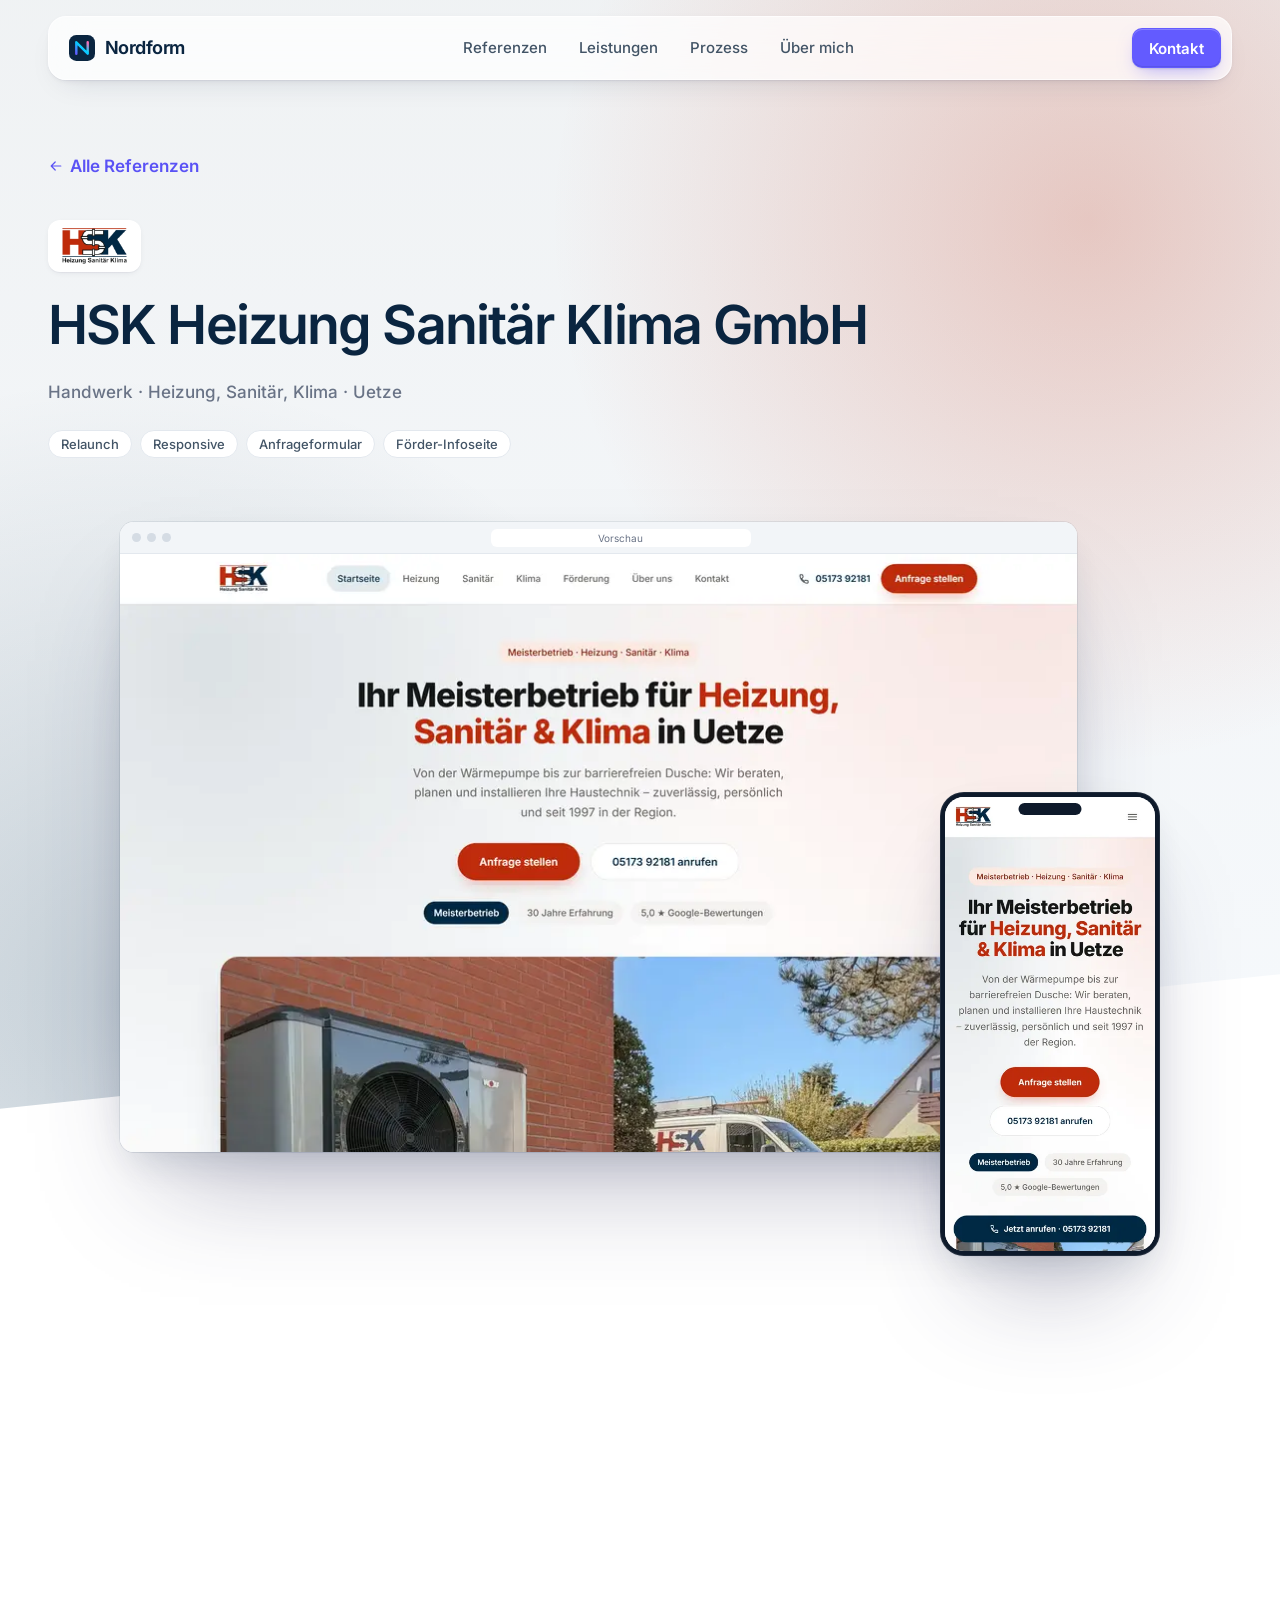
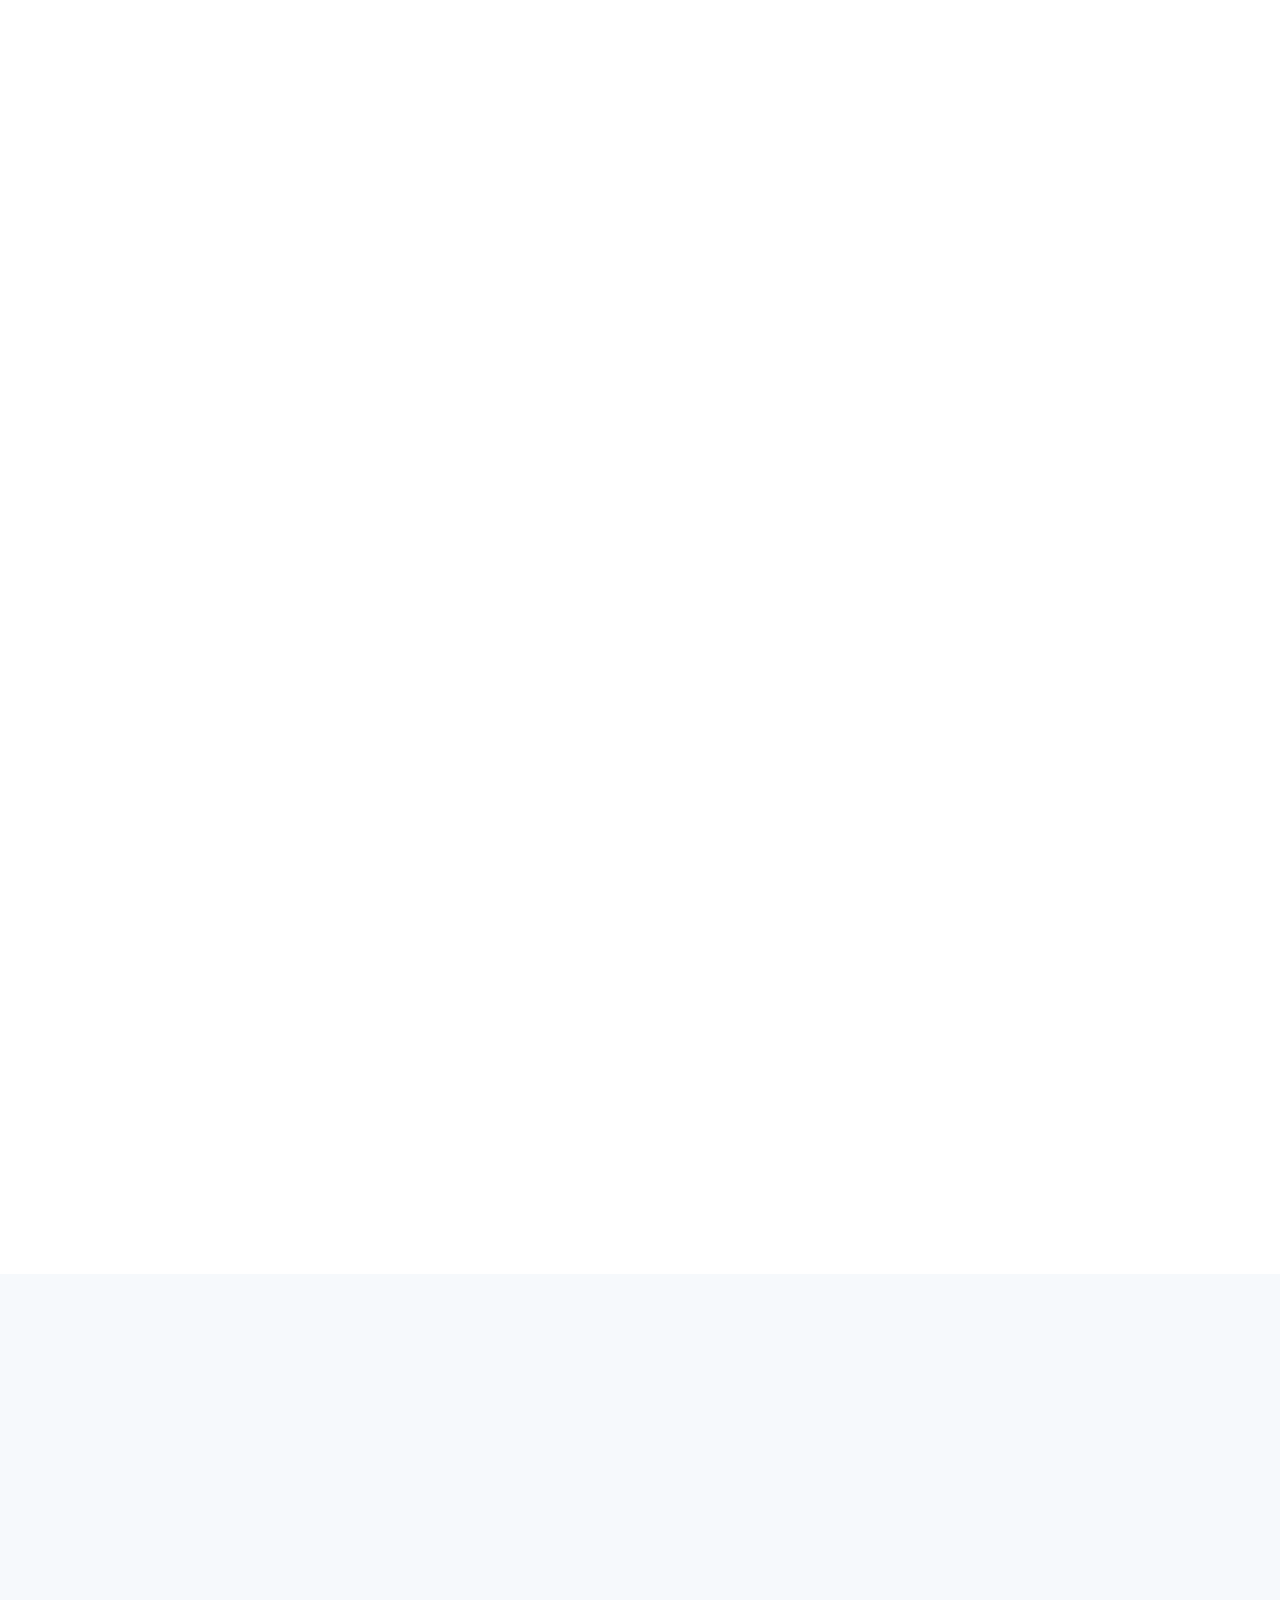
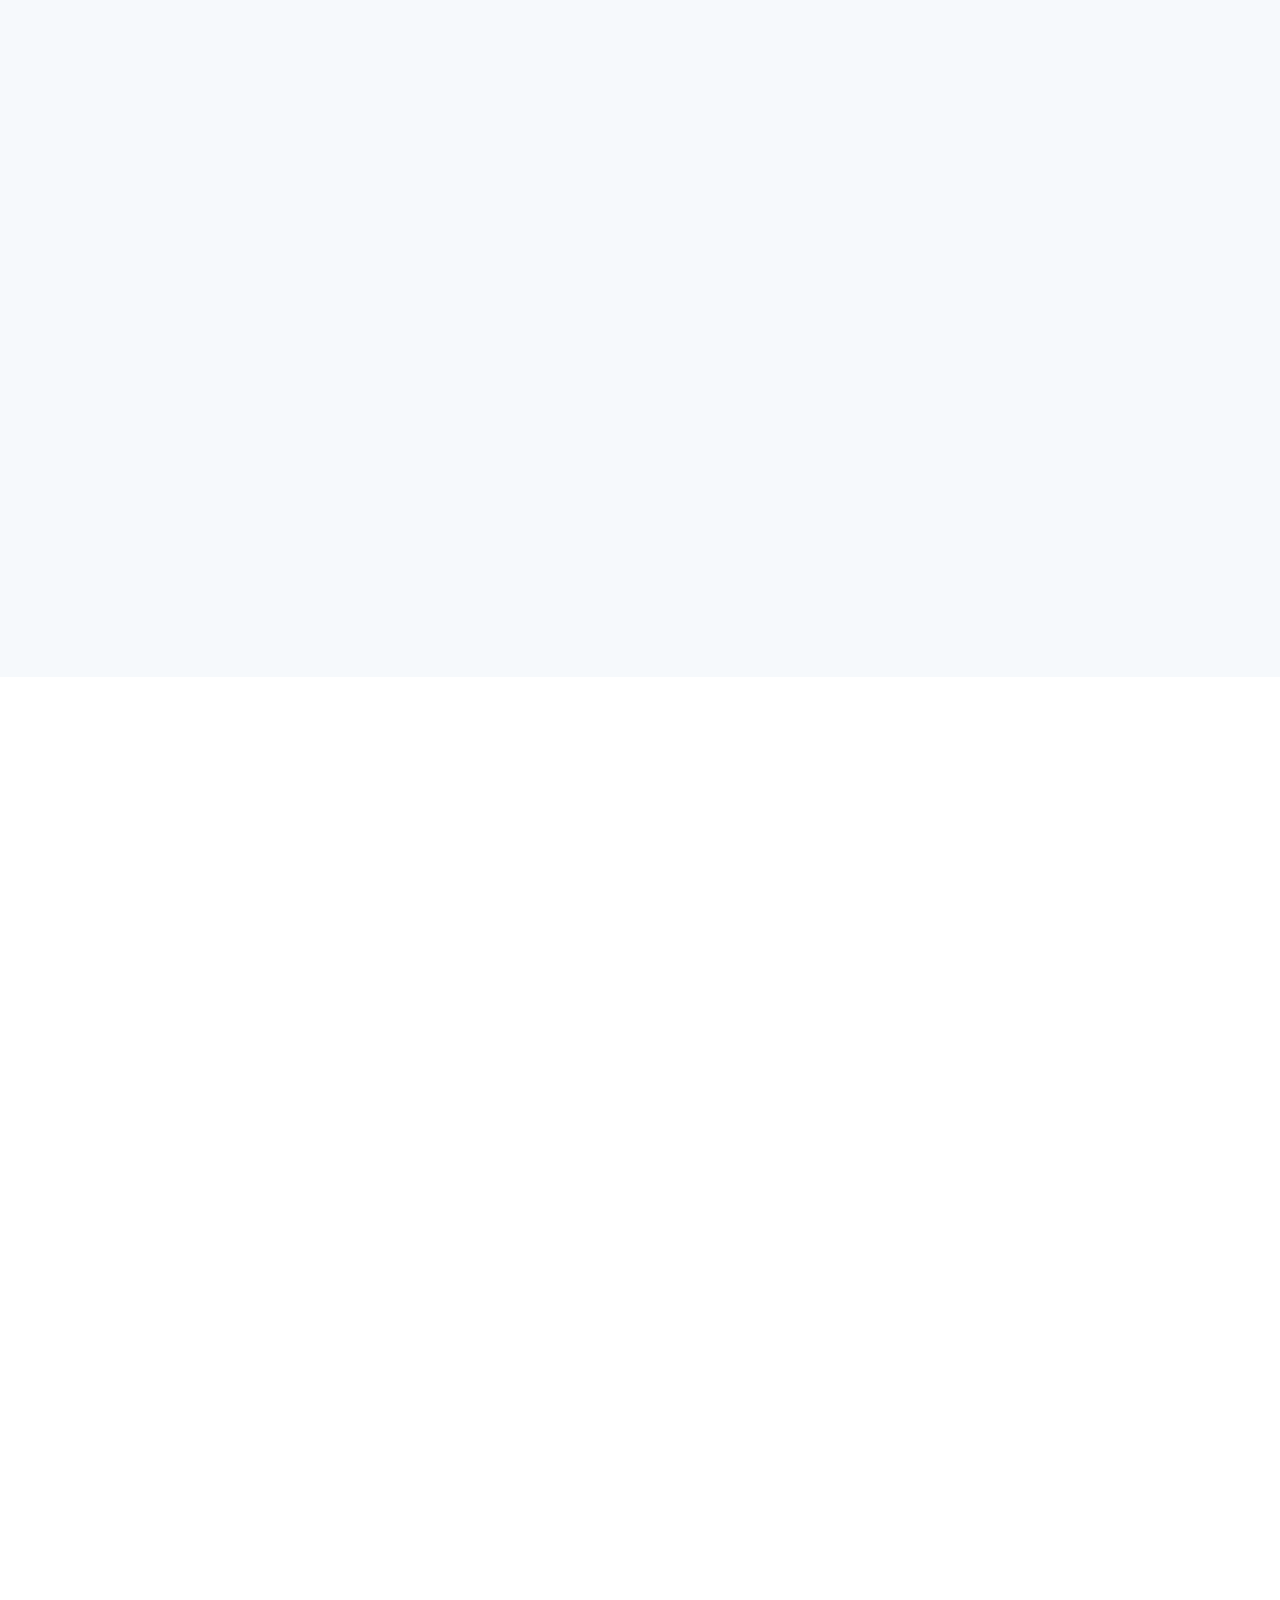
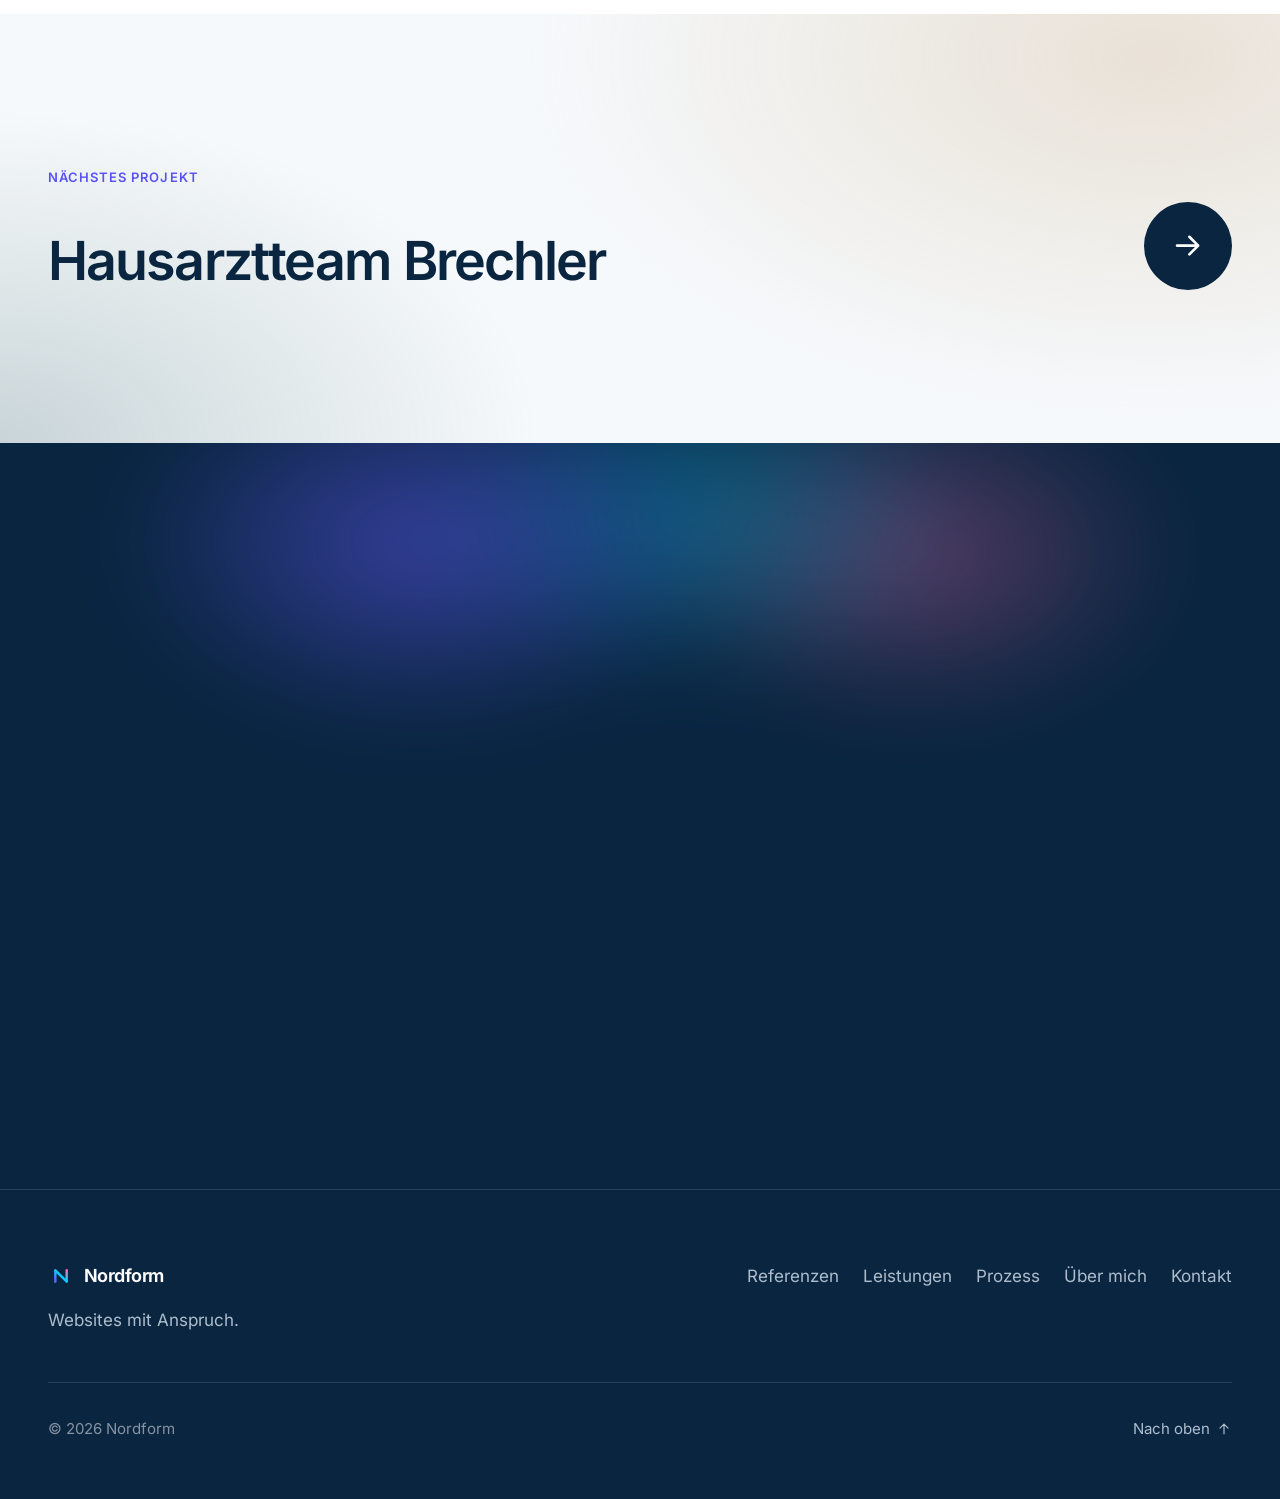
<file: projekte/hsk-uetze.html>
<!doctype html>
<html lang="de">
<head>
  <meta charset="utf-8">
  <meta name="viewport" content="width=device-width, initial-scale=1, viewport-fit=cover">
  <title>HSK Uetze – Referenz von Nordform</title>
  <meta name="description" content="Redesign für einen Meisterbetrieb aus Uetze: klare Leistungsseiten, verständliche Förder-Infos und ein Anfrageformular in vier Schritten.">
  <meta name="theme-color" content="#0A2540">
  <meta name="referrer" content="strict-origin-when-cross-origin">
  <link rel="canonical" href="https://tqs1a.github.io/projekte/hsk-uetze.html">
  <meta http-equiv="Content-Security-Policy" content="default-src 'self'; script-src 'self' 'sha256-v2+UbiMKXDHvdtyBrpaTs4jpF1s3Xv7r8IdLqBuc/v4='; style-src 'self' 'sha256-v6/LC2MTYVRrmEa/tgvzj/3nydQGCY7xpJsveQfpg5g=' 'sha256-sn2+aOnw1Zk3kn3f7Zz2rTA6bR8UF9V2yb4JHC45NEs='; img-src 'self' data:; font-src 'self'; connect-src 'self'; media-src 'self'; frame-src 'none'; object-src 'none'; base-uri 'self'; form-action 'self'; upgrade-insecure-requests">
  <script>(function(d){d.classList.add('js');try{if(sessionStorage.getItem('nf-wipe')){sessionStorage.removeItem('nf-wipe');d.classList.add('is-wiping')}}catch(e){}setTimeout(function(){d.classList.add('reveal-done')},3000)})(document.documentElement)</script>
  <style>@font-face{font-family: 'Inter Variable';font-style: normal;font-display: swap;font-weight: 100 900;src: url('/assets/fonts/inter-latin-variable.woff2') format('woff2-variations'), url('/assets/fonts/inter-latin-variable.woff2') format('woff2');unicode-range: U+0000-00FF, U+0131, U+0152-0153, U+02BB-02BC, U+02C6, U+02DA, U+02DC, U+0304, U+0308, U+0329, U+2000-206F, U+20AC, U+2122, U+2191, U+2193, U+2212, U+2215, U+FEFF, U+FFFD;}:root{--bg: #FFFFFF;--bg-soft: #F6F9FC;--ink: #0A2540;--ink-2: #425466;--ink-3: #697386;--line: #E3E8EE;--accent: #635BFF;--accent-text: #5A52F5;--accent-2: #00D4FF;--accent-3: #FF6BB5;--accent-4: #9089FC;--on-ink: #FFFFFF;--on-ink-2: #ADBDCC;--on-ink-3: #8792A2;--on-ink-line: rgba(255, 255, 255, .12);--on-ink-accent: #B9B3FF;--accent-hover: #7A73FF;--line-strong: #D3DAE3;--chrome: #F2F5F8;--chrome-dot: #D5DCE4;--device: #0E1A2B;--success: #12B76A;--todo-bg: #FFF4D6;--todo-ink: #6B4A00;--gradient-text: linear-gradient(100deg, #635BFF, #00D4FF 55%, #FF6BB5);--focus-ring: 0 0 0 3px rgba(99, 91, 255, .30);--font: 'Inter Variable', ui-sans-serif, system-ui, -apple-system, 'Segoe UI', Roboto, sans-serif;--font-features: "cv11", "ss01";--fs-display: clamp(3rem, 7.2vw, 6.75rem);--fs-h2: clamp(2rem, 4.2vw, 3.75rem);--fs-h3: clamp(1.25rem, 2vw, 1.75rem);--fs-lead: clamp(1.125rem, 1.4vw, 1.3125rem);--fs-body: 1.0625rem;--fs-small: .9375rem;--fs-eyebrow: .8125rem;--lh-display: 1.02;--lh-h2: 1.08;--lh-h3: 1.2;--lh-body: 1.65;--ls-display: -0.045em;--ls-h2: -0.035em;--ls-h3: -0.02em;--ls-eyebrow: 0.08em;--measure: 62ch;--container: 1200px;--gutter: clamp(20px, 5vw, 48px);--s-1: 8px;--s-2: 16px;--s-3: 24px;--s-4: 32px;--s-5: 48px;--s-6: 64px;--s-7: 96px;--s-8: 128px;--section-y: clamp(96px, 14vw, 192px);--nav-h: 64px;--nav-offset: 16px;--r-sm: 12px;--r-md: 20px;--r-lg: 28px;--r-pill: 999px;--shadow: 0 1px 1px rgba(10, 37, 64, .04), 0 8px 24px -8px rgba(10, 37, 64, .12), 0 36px 72px -36px rgba(50, 50, 93, .28);--shadow-lg: 0 1px 1px rgba(10, 37, 64, .04), 0 16px 40px -12px rgba(10, 37, 64, .16), 0 60px 110px -40px rgba(50, 50, 93, .38);--shadow-sm: 0 1px 1px rgba(10, 37, 64, .04), 0 2px 6px -2px rgba(10, 37, 64, .10);--glass-bg: rgba(255, 255, 255, .72);--glass-bg-solid: rgba(255, 255, 255, .94);--glass-border: rgba(255, 255, 255, .65);--glass-filter: blur(18px) saturate(160%);--ease: cubic-bezier(.22, 1, .36, 1);--t-fast: 180ms;--t-ui: 220ms;--t-reveal: 800ms;--skew: 6deg;--z-canvas: 0;--z-content: 1;--z-nav: 50;--z-overlay: 60;--z-cursor: 90;--z-wipe: 100;}*, *::before, *::after{box-sizing: border-box;}html{-webkit-text-size-adjust: 100%;text-size-adjust: 100%;scroll-padding-top: calc(var(--nav-h) + var(--nav-offset) * 2);color-scheme: light;}body{margin: 0;min-height: 100svh;background: var(--bg);color: var(--ink-2);font-family: var(--font);font-size: var(--fs-body);line-height: var(--lh-body);font-feature-settings: var(--font-features);font-optical-sizing: auto;-webkit-font-smoothing: antialiased;-moz-osx-font-smoothing: grayscale;text-rendering: optimizeLegibility;overflow-x: clip;}img, svg, video, canvas, picture{display: block;max-width: 100%;}img, video{height: auto;}button, input, textarea, select{font: inherit;color: inherit;}button{cursor: pointer;}a{color: inherit;text-decoration: none;}ul[role='list'], ol[role='list']{list-style: none;margin: 0;padding: 0;}:where(h1, h2, h3, h4, p, figure, blockquote, dl, dd){margin: 0;}h1, h2, h3, h4{color: var(--ink);font-weight: 600;text-wrap: balance;}.display{font-size: var(--fs-display);line-height: var(--lh-display);letter-spacing: var(--ls-display);}h2, .h2{font-size: var(--fs-h2);line-height: var(--lh-h2);letter-spacing: var(--ls-h2);}h3, .h3{font-size: var(--fs-h3);line-height: var(--lh-h3);letter-spacing: var(--ls-h3);}p, li, dd{text-wrap: pretty;}p{max-width: var(--measure);}.lead{font-size: var(--fs-lead);line-height: 1.55;color: var(--ink-2);}.eyebrow{display: inline-block;font-size: var(--fs-eyebrow);font-weight: 600;letter-spacing: var(--ls-eyebrow);text-transform: uppercase;color: var(--accent-text);line-height: 1.4;}.text-gradient{background: var(--gradient-text);-webkit-background-clip: text;background-clip: text;color: transparent;-webkit-box-decoration-break: clone;box-decoration-break: clone;padding-bottom: .06em;}@media (forced-colors: active){.text-gradient{color: CanvasText;background: none;}}.todo{background: var(--todo-bg);color: var(--todo-ink);border-radius: 4px;padding: 0 .25em;font-weight: 500;-webkit-text-fill-color: currentColor;}.container{width: 100%;max-width: calc(var(--container) + var(--gutter) * 2);margin-inline: auto;padding-inline: max(var(--gutter), env(safe-area-inset-left)) max(var(--gutter), env(safe-area-inset-right));}.grid-12{display: grid;grid-template-columns: repeat(12, minmax(0, 1fr));gap: var(--s-3);}.section{position: relative;padding-block: var(--section-y);}.section--soft{background: var(--bg-soft);}.section--ink{background: var(--ink);color: var(--on-ink-2);}.section--ink :is(h1, h2, h3){color: var(--on-ink);}.section-head{display: grid;gap: var(--s-3);max-width: 760px;margin-bottom: var(--s-7);}.section-head h2 + .h2-sub{font-size: var(--fs-h2);line-height: var(--lh-h2);letter-spacing: var(--ls-h2);font-weight: 600;color: var(--ink-3);text-wrap: balance;margin-top: calc(var(--s-3) * -1);}.sr-only{position: absolute !important;width: 1px;height: 1px;margin: -1px;padding: 0;overflow: hidden;clip: rect(0 0 0 0);white-space: nowrap;border: 0;}.skip-link{position: fixed;top: var(--s-2);left: var(--s-2);z-index: calc(var(--z-wipe) + 1);padding: 12px 18px;border-radius: var(--r-sm);background: var(--ink);color: var(--on-ink);font-weight: 600;transform: translateY(-200%);transition: transform var(--t-ui) var(--ease);}.skip-link:focus-visible{transform: none;}:focus{outline: none;}:focus-visible{outline: 2px solid var(--accent);outline-offset: 3px;border-radius: 6px;}.section--ink :focus-visible{outline-color: var(--on-ink-accent);}::selection{background: rgba(99, 91, 255, .18);color: var(--ink);}.js:not(.anim-ready) [data-reveal]{opacity: 0;transform: translate3d(0, 32px, 0);}.js:not(.anim-ready) [data-split]{visibility: hidden;}.js.reveal-done:not(.anim-ready) [data-reveal]{opacity: 1;transform: none;}.js.reveal-done:not(.anim-ready) [data-split]{visibility: visible;}.split-line{display: block;overflow: hidden;padding-bottom: .12em;margin-bottom: -.12em;}.split-line__inner{display: block;}@view-transition{navigation: auto;}::view-transition-old(root){animation: vt-out 380ms var(--ease) both;}::view-transition-new(root){animation: vt-in 520ms var(--ease) both;}::view-transition-group(*){animation-duration: 650ms;animation-timing-function: var(--ease);}@keyframes vt-out{to{opacity: 0;transform: translateY(-12px);}}@keyframes vt-in{from{opacity: 0;transform: translateY(16px);}}@media (prefers-reduced-motion: reduce){::view-transition-old(root){animation: vt-fade-out 200ms linear both;}::view-transition-new(root){animation: vt-fade-in 200ms linear both;}::view-transition-group(*){animation-duration: 0s;}}@keyframes vt-fade-out{to{opacity: 0;}}@keyframes vt-fade-in{from{opacity: 0;}}html.lenis, html.lenis body{height: auto;}.lenis:not(.lenis-autoToggle).lenis-stopped{overflow: clip;}.lenis [data-lenis-prevent]{overscroll-behavior: contain;}.lenis.lenis-smooth iframe{pointer-events: none;}@media (prefers-reduced-motion: reduce){*, *::before, *::after{animation-duration: .01ms !important;animation-iteration-count: 1 !important;transition-duration: .01ms !important;scroll-behavior: auto !important;}.js:not(.anim-ready) [data-reveal]{transform: none;}}.icon{width: 1.25em;height: 1.25em;flex: none;fill: none;stroke: currentColor;stroke-width: 1.5;stroke-linecap: round;stroke-linejoin: round;}.btn{--btn-h: 52px;position: relative;display: inline-flex;align-items: center;justify-content: center;gap: 10px;min-height: var(--btn-h);padding: 0 24px;border: 1px solid transparent;border-radius: var(--r-sm);font-size: 1rem;font-weight: 600;letter-spacing: -0.005em;line-height: 1;white-space: nowrap;-webkit-tap-highlight-color: transparent;transition: background-color var(--t-ui) var(--ease), border-color var(--t-ui) var(--ease), box-shadow var(--t-ui) var(--ease), color var(--t-ui) var(--ease), translate var(--t-ui) var(--ease);}.btn .icon{width: 18px;height: 18px;transition: transform var(--t-ui) var(--ease);}.btn--primary{background-color: var(--accent);color: var(--on-ink);box-shadow: inset 0 1px 0 rgba(255, 255, 255, .22), inset 0 -1px 0 rgba(10, 37, 64, .12), 0 1px 2px rgba(10, 37, 64, .12), 0 8px 20px -8px rgba(99, 91, 255, .55);}.btn--secondary{background-color: transparent;color: var(--ink);border-color: var(--line);}.btn--ghost-ink{background-color: rgba(255, 255, 255, .06);color: var(--on-ink);border-color: var(--on-ink-line);}.btn--sm{--btn-h: 40px;padding: 0 16px;font-size: .9375rem;border-radius: 10px;}@media (hover: hover){.btn--primary:hover{background-color: var(--accent-hover);translate: 0 -2px;}.btn--primary:hover .icon--arrow, .btn--secondary:hover .icon--arrow, .link-arrow:hover .icon--arrow{transform: translateX(4px);}.btn--secondary:hover{background-color: var(--bg-soft);border-color: var(--line-strong);}.btn--ghost-ink:hover{background-color: rgba(255, 255, 255, .12);}}.btn:active{translate: 0 0;filter: brightness(.96);}.btn:focus-visible{outline: none;box-shadow: var(--focus-ring);}.btn--primary:focus-visible{box-shadow: inset 0 1px 0 rgba(255, 255, 255, .22), var(--focus-ring), 0 8px 20px -8px rgba(99, 91, 255, .55);}.section--ink .btn:focus-visible{box-shadow: 0 0 0 3px rgba(185, 179, 255, .55);}.link-arrow{display: inline-flex;align-items: center;gap: 6px;min-height: 44px;font-weight: 600;color: var(--accent-text);transition: color var(--t-ui) var(--ease);}.link-arrow .icon{width: 16px;height: 16px;transition: transform var(--t-ui) var(--ease);}.card{position: relative;background: var(--bg);border: 1px solid var(--line);border-radius: var(--r-md);box-shadow: var(--shadow);transition: box-shadow var(--t-ui) var(--ease), translate var(--t-ui) var(--ease);}@media (hover: hover){.card--hover:hover{box-shadow: var(--shadow-lg);translate: 0 -4px;}}.tags{display: flex;flex-wrap: wrap;gap: 8px;margin: 0;padding: 0;list-style: none;}.tag{display: inline-flex;align-items: center;min-height: 28px;padding: 2px 12px;border-radius: var(--r-pill);border: 1px solid var(--line);background: var(--bg);color: var(--ink-2);font-size: .8125rem;font-weight: 500;line-height: 1.3;}.pill{display: inline-flex;align-items: center;gap: 10px;padding: 6px 14px 6px 8px;border-radius: var(--r-pill);font-size: .875rem;font-weight: 500;color: var(--ink);}.pill__dot{width: 22px;height: 22px;border-radius: 50%;display: grid;place-items: center;background: var(--accent);color: var(--on-ink);}.pill__dot .icon{width: 13px;height: 13px;stroke-width: 2;}.glass{background: var(--glass-bg-solid);border: 1px solid var(--glass-border);}@supports ((-webkit-backdrop-filter: blur(1px)) or (backdrop-filter: blur(1px))){.glass{background: var(--glass-bg);-webkit-backdrop-filter: var(--glass-filter);backdrop-filter: var(--glass-filter);}}.nav{position: fixed;inset: max(var(--nav-offset), env(safe-area-inset-top)) 0 auto;z-index: var(--z-nav);pointer-events: none;transition: transform 450ms var(--ease);}.nav.is-hidden{transform: translateY(calc(-100% - var(--nav-offset) - 8px));}.nav__bar{pointer-events: auto;display: flex;align-items: center;justify-content: space-between;gap: var(--s-3);height: var(--nav-h);padding: 0 10px 0 20px;border-radius: 18px;box-shadow: var(--shadow-sm), 0 12px 32px -16px rgba(10, 37, 64, .18);}.wordmark{display: inline-flex;align-items: center;gap: 10px;min-height: 44px;font-weight: 650;font-size: 1.125rem;letter-spacing: -0.03em;color: var(--ink);}.wordmark__mark{width: 26px;height: 26px;flex: none;}.nav__links{display: none;gap: 4px;margin: 0;padding: 0;list-style: none;}.nav__link{position: relative;display: inline-flex;align-items: center;min-height: 44px;padding: 0 14px;border-radius: 10px;font-size: .9375rem;font-weight: 500;color: var(--ink-2);transition: color var(--t-ui) var(--ease), background-color var(--t-ui) var(--ease);}.nav__link[aria-current='true']{color: var(--ink);}.nav__link[aria-current='true']::after{content: '';position: absolute;left: 14px;right: 14px;bottom: 8px;height: 2px;border-radius: 2px;background: var(--accent);}@media (hover: hover){.nav__link:hover{color: var(--ink);background-color: rgba(10, 37, 64, .04);}}.nav__actions{display: flex;align-items: center;gap: 8px;}.nav__cta{display: none;}.menu-btn{display: inline-grid;place-items: center;width: 44px;height: 44px;border: 0;border-radius: 12px;background: transparent;color: var(--ink);}.menu-btn .icon{width: 22px;height: 22px;}@media (hover: hover){.menu-btn:hover{background: rgba(10, 37, 64, .05);}}@media (min-width: 900px){.nav__links{display: flex;}.nav__cta{display: inline-flex;}.menu-btn{display: none;}}.menu{position: fixed;inset: 0;z-index: var(--z-overlay);display: flex;flex-direction: column;padding: calc(env(safe-area-inset-top) + var(--nav-offset)) var(--gutter) calc(env(safe-area-inset-bottom) + var(--s-4));background: var(--bg);visibility: hidden;opacity: 0;transition: opacity 300ms var(--ease), visibility 0s linear 300ms;}.menu.is-open{visibility: visible;opacity: 1;transition: opacity 300ms var(--ease);}.menu__top{display: flex;align-items: center;justify-content: space-between;height: var(--nav-h);padding-left: 20px;}.menu__links{margin: var(--s-6) 0 0;padding: 0 20px;list-style: none;display: grid;gap: 4px;}.menu__link{display: block;padding: 10px 0;font-size: clamp(2rem, 9vw, 2.75rem);font-weight: 600;letter-spacing: -0.035em;line-height: 1.15;color: var(--ink);}.menu__foot{margin-top: auto;padding: 0 20px;}.menu__foot .btn{width: 100%;}.menu.is-open .menu__links li{animation: menu-in 600ms var(--ease) both;}.menu.is-open .menu__links li:nth-child(2){animation-delay: 60ms;}.menu.is-open .menu__links li:nth-child(3){animation-delay: 120ms;}.menu.is-open .menu__links li:nth-child(4){animation-delay: 180ms;}.menu.is-open .menu__links li:nth-child(5){animation-delay: 240ms;}@keyframes menu-in{from{opacity: 0;transform: translateY(24px);}}.browser{position: relative;overflow: hidden;border-radius: 14px;background: var(--bg);box-shadow: 0 0 0 1px rgba(10, 37, 64, .08), var(--shadow-lg);isolation: isolate;}.browser__bar{position: relative;z-index: 1;display: flex;align-items: center;gap: 6px;height: 32px;padding: 0 12px;background: var(--chrome);border-bottom: 1px solid var(--line);}.browser__bar i{width: 9px;height: 9px;border-radius: 50%;background: var(--chrome-dot);}.browser__url{flex: 1;max-width: 260px;height: 18px;margin-inline: auto;border-radius: 6px;background: var(--bg);font-size: 10px;line-height: 18px;text-align: center;color: var(--ink-3);overflow: hidden;white-space: nowrap;text-overflow: ellipsis;}.browser__screen{position: relative;overflow: hidden;aspect-ratio: 16 / 10;background: var(--bg-soft);}.browser__screen img, .phone__screen img{width: 100%;height: 112%;object-fit: cover;object-position: top center;}.phone{position: relative;width: 100%;padding: 7px;border-radius: 34px;background: var(--device);box-shadow: 0 0 0 1px rgba(255, 255, 255, .08) inset, var(--shadow-lg);}.phone__screen{position: relative;overflow: hidden;aspect-ratio: 390 / 844;border-radius: 27px;background: var(--bg);}.phone__screen::before{content: '';position: absolute;z-index: 1;top: 8px;left: 50%;width: 30%;height: 18px;translate: -50% 0;border-radius: 12px;background: var(--device);}.marquee{--gap: clamp(40px, 6vw, 80px);position: relative;overflow: hidden;-webkit-mask-image: linear-gradient(90deg, transparent, #000 12%, #000 88%, transparent);mask-image: linear-gradient(90deg, transparent, #000 12%, #000 88%, transparent);}.marquee__track{display: flex;width: max-content;gap: var(--gap);padding-right: var(--gap);margin: 0;list-style: none;animation: marquee var(--marquee-duration, 40s) linear infinite;}.marquee:hover .marquee__track, .marquee:focus-within .marquee__track, .marquee.is-paused .marquee__track{animation-play-state: paused;}@keyframes marquee{to{transform: translate3d(-50%, 0, 0);}}@media (prefers-reduced-motion: reduce){.marquee__track{animation: none;flex-wrap: wrap;width: auto;justify-content: center;}.marquee__track [aria-hidden='true']{display: none;}.marquee{-webkit-mask-image: none;mask-image: none;}}.client-logo{display: inline-flex;align-items: center;gap: 10px;height: 44px;color: var(--ink-3);font-weight: 600;letter-spacing: -0.02em;white-space: nowrap;transition: color var(--t-ui) var(--ease);}.client-logo img{height: 30px;width: auto;filter: grayscale(1) contrast(.9) opacity(.62);mix-blend-mode: multiply;transition: filter var(--t-ui) var(--ease);}@media (hover: hover){.client-logo:hover{color: var(--ink);}.client-logo:hover img{filter: none;}}.toast{position: fixed;left: 50%;bottom: max(var(--s-4), env(safe-area-inset-bottom));z-index: var(--z-overlay);display: inline-flex;align-items: center;gap: 10px;padding: 12px 18px;border-radius: var(--r-sm);background: var(--bg);color: var(--ink);font-size: .9375rem;font-weight: 500;box-shadow: var(--shadow-lg);opacity: 0;transform: translate(-50%, 16px);pointer-events: none;transition: opacity var(--t-ui) var(--ease), transform 400ms var(--ease);}.toast.is-visible{opacity: 1;transform: translate(-50%, 0);}.toast .icon{color: var(--success);}.cursor{display: none;}html.has-cursor .cursor{display: block;position: fixed;inset: 0 auto auto 0;z-index: var(--z-cursor);pointer-events: none;}html.has-cursor, html.has-cursor :is(a, button, [data-cursor], label, summary){cursor: none;}html.has-cursor :is(input, textarea, select, [contenteditable]){cursor: auto;}.cursor__dot, .cursor__ring{position: absolute;left: 0;top: 0;border-radius: var(--r-pill);transition: opacity 200ms var(--ease);}.cursor__dot{width: 6px;height: 6px;margin: -3px 0 0 -3px;background: var(--ink);}.cursor__ring{display: grid;place-items: center;width: 36px;height: 36px;margin: -18px 0 0 -18px;border: 1.5px solid rgba(10, 37, 64, .35);transition: width 300ms var(--ease), height 300ms var(--ease), margin 300ms var(--ease), background-color 300ms var(--ease), border-color 300ms var(--ease), opacity 200ms var(--ease);}.cursor__label{font-size: .8125rem;font-weight: 600;color: var(--on-ink);opacity: 0;transform: scale(.6);transition: opacity 200ms var(--ease), transform 300ms var(--ease);white-space: nowrap;}.cursor.is-link .cursor__ring{width: 52px;height: 52px;margin: -26px 0 0 -26px;border-color: rgba(99, 91, 255, .5);}.cursor.is-view .cursor__ring{width: 104px;height: 44px;margin: -22px 0 0 -52px;background: var(--ink);border-color: var(--ink);}.cursor.is-view .cursor__label{opacity: 1;transform: none;}.cursor.is-view .cursor__dot, .cursor.is-hidden .cursor__dot, .cursor.is-hidden .cursor__ring{opacity: 0;}.cursor.on-ink .cursor__dot{background: var(--on-ink);}.cursor.on-ink .cursor__ring{border-color: rgba(255, 255, 255, .45);}.wipe{position: fixed;inset: 0;z-index: var(--z-wipe);pointer-events: none;background: linear-gradient(100deg, var(--accent), var(--accent-4) 45%, var(--accent-2));transform: scaleY(0);transform-origin: 50% 100%;}html.is-wiping body::after{content: "";position: fixed;inset: 0;z-index: var(--z-wipe);pointer-events: none;background: linear-gradient(100deg, var(--accent), var(--accent-4) 45%, var(--accent-2));transform-origin: 50% 0;animation: wipe-reveal 450ms var(--ease) 60ms both;}@keyframes wipe-reveal{from{transform: scaleY(1);}to{transform: scaleY(0);}}.stat__value{display: block;font-size: clamp(2.5rem, 5vw, 3.75rem);font-weight: 600;letter-spacing: -0.045em;line-height: 1;color: var(--ink);font-variant-numeric: tabular-nums;}.stat__label{display: block;margin-top: var(--s-1);font-size: var(--fs-small);color: var(--ink-2);}.avatar{position: relative;display: grid;place-items: center;aspect-ratio: 4 / 5;border-radius: var(--r-lg);overflow: hidden;background: radial-gradient(60% 50% at 20% 15%, rgba(0, 212, 255, .85), transparent 70%), radial-gradient(55% 55% at 85% 30%, rgba(255, 107, 181, .8), transparent 70%), radial-gradient(80% 70% at 50% 100%, rgba(99, 91, 255, .95), transparent 75%), var(--accent-4);box-shadow: var(--shadow-lg);}.avatar__mono{font-size: clamp(5rem, 14vw, 9rem);font-weight: 600;letter-spacing: -0.06em;color: rgba(255, 255, 255, .92);text-shadow: 0 10px 40px rgba(10, 37, 64, .25);}.pj-hero{position: relative;isolation: isolate;padding-top: calc(var(--nav-h) + var(--nav-offset) + env(safe-area-inset-top) + var(--s-6));padding-bottom: var(--s-7);}.pj-hero__bg{position: absolute;inset: 0 0 18% 0;z-index: -1;background: radial-gradient(60% 70% at 85% 20%, color-mix(in srgb, var(--p-accent-2) 22%, transparent), transparent 70%), radial-gradient(70% 80% at 10% 90%, color-mix(in srgb, var(--p-accent) 20%, transparent), transparent 70%), linear-gradient(180deg, color-mix(in srgb, var(--p-accent) 6%, var(--bg)), var(--bg-soft));clip-path: polygon(0 0, 100% 0, 100% calc(100% - tan(var(--skew)) * 100vw), 0 100%);}.pj-back{margin-bottom: var(--s-4);}.pj-back .icon{width: 16px;height: 16px;transition: transform var(--t-ui) var(--ease);}@media (hover: hover){.pj-back:hover .icon{transform: translateX(-4px);}}.pj-hero__head{display: grid;justify-items: start;gap: var(--s-3);max-width: 880px;margin-bottom: var(--s-6);}.pj-hero__title{font-size: var(--fs-h2);line-height: var(--lh-h2);letter-spacing: var(--ls-h2);}.pj-hero__branche{font-weight: 500;color: var(--ink-3);}.pj-hero__visual{max-width: 1040px;margin-inline: auto;}.js .pj-back{animation: intro-up 800ms var(--ease) both;}.js .pj-hero__head > *{animation: intro-up 900ms var(--ease) both;}.js .pj-hero__head > :nth-child(2){animation-delay: 60ms;}.js .pj-hero__head > :nth-child(3){animation-delay: 120ms;}.js .pj-hero__head > :nth-child(4){animation-delay: 180ms;}@keyframes intro-up{from{opacity: 0;transform: translate3d(0, 28px, 0);}}.pj-hero__visual .stage .phone{width: 22%;max-width: 220px;}.pj-meta{position: relative;margin-top: calc(var(--s-5) * -1);}.pj-meta__bar{display: grid;gap: var(--s-4);align-items: center;padding: var(--s-4);}.pj-meta__list{display: grid;grid-template-columns: repeat(auto-fit, minmax(180px, 1fr));gap: var(--s-3) var(--s-4);margin: 0;}.pj-meta__list dt{font-size: var(--fs-eyebrow);font-weight: 600;letter-spacing: var(--ls-eyebrow);text-transform: uppercase;color: var(--ink-3);}.pj-meta__list dd{margin: 4px 0 0;color: var(--ink);font-weight: 500;}.pj-meta__note{font-size: var(--fs-small);color: var(--ink-3);}@media (min-width: 1024px){.pj-meta__bar{grid-template-columns: 1fr auto;padding: var(--s-4) var(--s-5);}.pj-meta__note{max-width: 28ch;}}.pj-chapters .container{display: grid;gap: clamp(64px, 10vw, 128px);}.pj-chapter{display: grid;gap: var(--s-3);}.pj-chapter__title{font-size: var(--fs-h3);color: var(--accent-text);letter-spacing: var(--ls-h3);}.pj-chapter__text{font-size: clamp(1.375rem, 2.6vw, 2.125rem);line-height: 1.32;letter-spacing: -0.02em;font-weight: 500;color: var(--ink);max-width: 30ch;}@media (min-width: 900px){.pj-chapter{grid-template-columns: minmax(0, 4fr) minmax(0, 8fr);gap: var(--s-6);align-items: baseline;}}.pj-gallery__grid{display: grid;gap: var(--s-5);align-items: center;}.pj-gallery figure{margin: 0;}.pj-gallery__mob{width: min(300px, 70%);margin-inline: auto !important;}@media (min-width: 1024px){.pj-gallery__grid{grid-template-columns: minmax(0, 8fr) minmax(0, 3fr);gap: var(--s-6);}.pj-gallery__mob{width: 100%;}}.pj-highlights__grid{display: grid;grid-template-columns: repeat(12, minmax(0, 1fr));gap: var(--s-3);margin: 0;padding: 0;list-style: none;}.pj-hl{--mx: 50%;--my: 50%;grid-column: span 12;display: grid;align-content: start;gap: var(--s-2);padding: clamp(24px, 3vw, 36px);overflow: hidden;isolation: isolate;}.pj-hl::before{content: "";position: absolute;inset: 0;z-index: -1;background: radial-gradient(380px circle at var(--mx) var(--my), color-mix(in srgb, var(--p-accent) 10%, transparent), transparent 70%);opacity: 0;transition: opacity 300ms var(--ease);}@media (hover: hover){.pj-hl:hover::before{opacity: 1;}}.pj-hl__nr{font-size: var(--fs-eyebrow);font-weight: 600;letter-spacing: var(--ls-eyebrow);color: var(--accent-text);}.pj-hl p{color: var(--ink-2);}@media (min-width: 768px){.pj-hl{grid-column: span 6;}}@media (min-width: 1024px){.pj-hl{grid-column: span 5;min-height: 220px;}.pj-hl--wide{grid-column: span 7;}}.pj-next__link{position: relative;display: block;overflow: hidden;isolation: isolate;padding-block: clamp(80px, 12vw, 160px);background: radial-gradient(70% 120% at 90% 10%, color-mix(in srgb, var(--p-accent-2) 22%, transparent), transparent 70%), radial-gradient(60% 110% at 0% 100%, color-mix(in srgb, var(--p-accent) 24%, transparent), transparent 70%), var(--bg-soft);color: var(--ink);}.pj-next__inner{display: grid;grid-template-columns: 1fr auto;align-items: end;gap: var(--s-2) var(--s-4);}.pj-next__inner .eyebrow{grid-column: 1 / -1;}.pj-next__name{font-size: var(--fs-h2);line-height: var(--lh-h2);letter-spacing: var(--ls-h2);font-weight: 600;text-wrap: balance;}.pj-next__arrow{display: grid;place-items: center;width: clamp(56px, 7vw, 88px);aspect-ratio: 1;border-radius: 50%;background: var(--ink);color: var(--on-ink);transition: transform 400ms var(--ease), background-color var(--t-ui) var(--ease);}.pj-next__arrow .icon{width: 40%;height: 40%;}@media (hover: hover){.pj-next__link:hover .pj-next__arrow{transform: translateX(8px);background: var(--accent);}}.pj-next__link:focus-visible{outline-offset: -6px;}.nf{position: relative;isolation: isolate;display: grid;align-items: center;min-height: max(560px, 100svh);padding-block: calc(var(--nav-h) + var(--nav-offset) + var(--s-6)) var(--s-7);}.nf__bg{position: absolute;inset: 0;z-index: -1;background: radial-gradient(40% 50% at 78% 32%, rgba(99, 91, 255, .28), transparent 70%), radial-gradient(35% 45% at 62% 60%, rgba(0, 212, 255, .22), transparent 70%), radial-gradient(30% 40% at 90% 70%, rgba(255, 107, 181, .2), transparent 70%);clip-path: polygon(0 0, 100% 0, 100% calc(100% - tan(var(--skew)) * 100vw), 0 100%);}.nf__inner{display: grid;justify-items: start;gap: var(--s-4);}.nf__title{font-size: var(--fs-display);line-height: var(--lh-display);letter-spacing: var(--ls-display);max-width: 12ch;}.p-hsk-uetze{--p-accent: #002944;--p-accent-2: #BF2B0B;}.vt-hsk-uetze{view-transition-name: project-hsk-uetze;}.p-hausarztteam-brechler{--p-accent: #396264;--p-accent-2: #BA8F52;}.vt-hausarztteam-brechler{view-transition-name: project-hausarztteam-brechler;}</style>
  <link rel="preload" as="image" type="image/webp" fetchpriority="high" imagesrcset="/assets/img/projects/hsk-uetze/desktop-640.webp 640w, /assets/img/projects/hsk-uetze/desktop-960.webp 960w, /assets/img/projects/hsk-uetze/desktop-1440.webp 1440w, /assets/img/projects/hsk-uetze/desktop-2160.webp 2160w" imagesizes="(min-width: 1130px) 960px, calc(92vw - 37px)">
  <link rel="preload" href="/assets/fonts/inter-latin-variable.woff2" as="font" type="font/woff2" crossorigin>
  <link rel="icon" href="/assets/img/favicon.svg" type="image/svg+xml">
  <link rel="apple-touch-icon" href="/assets/img/apple-touch-icon.png">
  <meta property="og:type" content="article">
  <meta property="og:locale" content="de_DE">
  <meta property="og:site_name" content="Nordform">
  <meta property="og:title" content="HSK Uetze – Referenz von Nordform">
  <meta property="og:description" content="Redesign für einen Meisterbetrieb aus Uetze: klare Leistungsseiten, verständliche Förder-Infos und ein Anfrageformular in vier Schritten.">
  <meta property="og:url" content="https://tqs1a.github.io/projekte/hsk-uetze.html">
  <meta property="og:image" content="https://tqs1a.github.io/assets/img/projects/hsk-uetze/desktop-1440.jpg">
  <meta property="og:image:width" content="1440">
  <meta property="og:image:height" content="900">
  <meta name="twitter:card" content="summary_large_image">
  <meta name="twitter:title" content="HSK Uetze – Referenz von Nordform">
  <meta name="twitter:description" content="Redesign für einen Meisterbetrieb aus Uetze: klare Leistungsseiten, verständliche Förder-Infos und ein Anfrageformular in vier Schritten.">
  <meta name="twitter:image" content="https://tqs1a.github.io/assets/img/projects/hsk-uetze/desktop-1440.jpg">
  <script type="application/ld+json">{"@context":"https://schema.org","@type":"CreativeWork","name":"Website HSK Heizung Sanitär Klima GmbH","description":"Redesign für einen Meisterbetrieb aus Uetze: klare Leistungsseiten, verständliche Förder-Infos und ein Anfrageformular in vier Schritten.","url":"https://tqs1a.github.io/projekte/hsk-uetze.html","image":"https://tqs1a.github.io/assets/img/projects/hsk-uetze/desktop-1440.jpg","dateCreated":"2026","creator":{"@type":"Organization","name":"Nordform","url":"https://tqs1a.github.io/"},"about":{"@type":"Organization","name":"HSK Heizung Sanitär Klima GmbH"},"keywords":"Relaunch, Responsive, Anfrageformular, Förder-Infoseite"}</script>
  <script type="module" src="/assets/js/main.js"></script>
</head>
<body id="top" class="page-project p-hsk-uetze">
  <a class="skip-link" href="#inhalt">Zum Inhalt springen</a>

  <!-- SHARED:DEFS:START -->
  <svg class="sr-only" width="0" height="0" aria-hidden="true" focusable="false">
    <defs>
      <linearGradient id="mark-gradient" x1="0" y1="1" x2="1" y2="0">
        <stop offset="0" stop-color="#635BFF"/>
        <stop offset=".55" stop-color="#00D4FF"/>
        <stop offset="1" stop-color="#FF6BB5"/>
      </linearGradient>
      <symbol id="mark" viewBox="0 0 32 32">
        <rect width="32" height="32" rx="9" fill="#0A2540"/>
        <path d="M9 23V9l14 14V9" fill="none" stroke="url(#mark-gradient)" stroke-width="3" stroke-linecap="round" stroke-linejoin="round"/>
      </symbol>
    </defs>
  </svg>

  <!-- SHARED:DEFS:END -->

  <!-- SHARED:NAV:START -->
  <header class="nav" data-nav>
    <div class="container">
      <div class="nav__bar glass">
        <a class="wordmark" href="/" aria-label="Nordform – zur Startseite" data-copy-attr="aria-label:{name} – zur Startseite">
          <svg class="wordmark__mark" aria-hidden="true"><use href="#mark"/></svg>
          <span data-copy="site.name">Nordform</span>
        </a>
        <nav aria-label="Hauptnavigation">
          <ul class="nav__links" role="list">
            <li><a class="nav__link" href="/#referenzen" data-copy="nav.referenzen">Referenzen</a></li>
            <li><a class="nav__link" href="/#leistungen" data-copy="nav.leistungen">Leistungen</a></li>
            <li><a class="nav__link" href="/#prozess" data-copy="nav.prozess">Prozess</a></li>
            <li><a class="nav__link" href="/#ueber-mich" data-copy="nav.ueber">Über mich</a></li>
          </ul>
        </nav>
        <div class="nav__actions">
          <a class="btn btn--primary btn--sm nav__cta" href="mailto:?subject=Projektanfrage" data-mailto data-copy="nav.kontakt">Kontakt</a>
          <button class="menu-btn" type="button" aria-expanded="false" aria-controls="menu" data-menu-open>
            <svg class="icon" viewBox="0 0 24 24" aria-hidden="true"><path d="M4 8h16M4 16h16"/></svg>
            <span class="sr-only" data-copy="nav.menuOpen">Menü öffnen</span>
          </button>
        </div>
      </div>
    </div>
  </header>

  <div class="menu" id="menu" role="dialog" aria-modal="true" aria-label="Menü" hidden data-menu>
    <div class="menu__top">
      <a class="wordmark" href="/">
        <svg class="wordmark__mark" aria-hidden="true"><use href="#mark"/></svg>
        <span data-copy="site.name">Nordform</span>
      </a>
      <button class="menu-btn" type="button" data-menu-close>
        <svg class="icon" viewBox="0 0 24 24" aria-hidden="true"><path d="M6 6l12 12M18 6L6 18"/></svg>
        <span class="sr-only" data-copy="nav.menuClose">Menü schließen</span>
      </button>
    </div>
    <ul class="menu__links" role="list">
      <li><a class="menu__link" href="/#referenzen" data-copy="nav.referenzen">Referenzen</a></li>
      <li><a class="menu__link" href="/#leistungen" data-copy="nav.leistungen">Leistungen</a></li>
      <li><a class="menu__link" href="/#prozess" data-copy="nav.prozess">Prozess</a></li>
      <li><a class="menu__link" href="/#ueber-mich" data-copy="nav.ueber">Über mich</a></li>
      <li><a class="menu__link" href="/#kontakt" data-copy="nav.kontakt">Kontakt</a></li>
    </ul>
    <div class="menu__foot">
      <a class="btn btn--primary" href="mailto:?subject=Projektanfrage" data-mailto data-copy="kontakt.ctaPrimary">Projekt anfragen</a>
    </div>
  </div>
  <!-- SHARED:NAV:END -->

  <main id="inhalt" tabindex="-1">
    <section class="pj-hero" aria-labelledby="pj-title">
      <div class="pj-hero__bg" aria-hidden="true"></div>
      <div class="container">
        <a class="pj-back link-arrow" href="/#referenzen"><svg class="icon" viewBox="0 0 20 20" aria-hidden="true"><path d="M16 10H5M9 5l-5 5 5 5"/></svg> Alle Referenzen</a>
        <div class="pj-hero__head">
          <span class="ref-card__logo"><picture><source type="image/webp" srcset="/assets/img/projects/hsk-uetze/logo.webp"><img src="/assets/img/projects/hsk-uetze/logo.png" alt="HSK Heizung Sanitär Klima GmbH" width="204" height="113" decoding="async"></picture></span>
          <h1 class="pj-hero__title" id="pj-title">HSK Heizung Sanitär Klima GmbH</h1>
          <p class="pj-hero__branche">Handwerk · Heizung, Sanitär, Klima · Uetze</p>
          <ul class="tags" role="list" aria-label="Schwerpunkte">
            <li class="tag">Relaunch</li>
            <li class="tag">Responsive</li>
            <li class="tag">Anfrageformular</li>
            <li class="tag">Förder-Infoseite</li>
          </ul>
        </div>
        <div class="pj-hero__visual">
          <div class="stage vt-hsk-uetze">
            <div class="browser">
              <div class="browser__bar" aria-hidden="true"><i></i><i></i><i></i><span class="browser__url">Vorschau</span></div>
              <div class="browser__screen"><picture><source type="image/webp" srcset="/assets/img/projects/hsk-uetze/desktop-640.webp 640w, /assets/img/projects/hsk-uetze/desktop-960.webp 960w, /assets/img/projects/hsk-uetze/desktop-1440.webp 1440w, /assets/img/projects/hsk-uetze/desktop-2160.webp 2160w" sizes="(min-width: 1130px) 960px, calc(92vw - 37px)"><img src="/assets/img/projects/hsk-uetze/desktop-1440.jpg" alt="Startseite von HSK Uetze am Desktop: Überschrift „Ihr Meisterbetrieb für Heizung, Sanitär &amp; Klima in Uetze“ mit Anfrage-Button und Foto einer Wärmepumpe." width="1440" height="900" fetchpriority="high" decoding="async" data-parallax></picture></div>
            </div>
            <div class="phone"><div class="phone__screen"><picture><source type="image/webp" srcset="/assets/img/projects/hsk-uetze/mobile-390.webp 390w, /assets/img/projects/hsk-uetze/mobile-780.webp 780w" sizes="(min-width: 1200px) 220px, 22vw"><img src="/assets/img/projects/hsk-uetze/mobile-780.jpg" alt="Startseite von HSK Uetze auf dem Smartphone mit festem Anruf-Button am unteren Rand." width="390" height="844" decoding="async" data-parallax></picture></div></div>
          </div>
        </div>
      </div>
    </section>

    <link rel="stylesheet" href="/assets/css/sections.css">

    <section class="pj-meta" aria-label="Projektdaten">
      <div class="container">
        <div class="pj-meta__bar card" data-reveal>
          <dl class="pj-meta__list">
            <div><dt>Jahr</dt><dd>2026</dd></div>
            <div><dt>Leistungen</dt><dd>Konzept &amp; Design, Entwicklung, Performance &amp; SEO-Grundlage</dd></div>
            <div><dt>Technik</dt><dd>Astro, Tailwind CSS, Inter (selbst gehostet)</dd></div>
            <div><dt>Umfang</dt><dd>11 Seiten</dd></div>
          </dl>
          <p class="pj-meta__note"><span class="todo">[[TODO: Live-URL nach dem Launch eintragen – hsk-uetze.de zeigt aktuell noch die alte WordPress-Seite]]</span></p>
        </div>
      </div>
    </section>

    <section class="section pj-chapters" aria-label="Aufgabe, Lösung, Ergebnis">
      <div class="container">
        <article class="pj-chapter" id="aufgabe">
          <h2 class="pj-chapter__title" data-split>Aufgabe</h2>
          <p class="pj-chapter__text" data-reveal>Die bestehende WordPress-Seite sollte einer modernen, schnellen Website weichen, die Vertrauen aufbaut und Anfragen auslöst. Für Privatkunden ebenso wie für Hausverwaltungen und Gewerbe.</p>
        </article>
        <article class="pj-chapter" id="loesung">
          <h2 class="pj-chapter__title" data-split>Lösung</h2>
          <p class="pj-chapter__text" data-reveal>Eine statische Website mit eigenen Seiten für Heizung, Sanitär, Klima, Förderung und Notdienst. Ein Anfrageformular in vier Schritten führt zur Anfrage, die Telefonnummer ist mobil jederzeit einen Daumen entfernt.</p>
        </article>
        <article class="pj-chapter" id="ergebnis">
          <h2 class="pj-chapter__title" data-split>Ergebnis</h2>
          <p class="pj-chapter__text" data-reveal><span class="todo">[[TODO: Ergebnis nach dem Launch – z. B. Erfahrungen des Kunden oder messbare Veränderungen, nur belegbare Aussagen]]</span></p>
        </article>
      </div>
    </section>

    <section class="section section--soft pj-gallery" aria-labelledby="gallery-title">
      <div class="container">
        <h2 class="sr-only" id="gallery-title">Desktop und Smartphone</h2>
        <div class="pj-gallery__grid">
          <figure class="pj-gallery__desk" data-reveal>
            <div class="browser">
              <div class="browser__bar" aria-hidden="true"><i></i><i></i><i></i><span class="browser__url">Vorschau</span></div>
              <div class="browser__screen"><picture><source type="image/webp" srcset="/assets/img/projects/hsk-uetze/desktop-640.webp 640w, /assets/img/projects/hsk-uetze/desktop-960.webp 960w, /assets/img/projects/hsk-uetze/desktop-1440.webp 1440w, /assets/img/projects/hsk-uetze/desktop-2160.webp 2160w" sizes="(min-width: 1024px) 760px, 90vw"><img src="/assets/img/projects/hsk-uetze/desktop-1440.jpg" alt="Startseite von HSK Uetze am Desktop: Überschrift „Ihr Meisterbetrieb für Heizung, Sanitär &amp; Klima in Uetze“ mit Anfrage-Button und Foto einer Wärmepumpe." width="1440" height="900" fetchpriority="low" loading="lazy" decoding="async" data-parallax></picture></div>
            </div>
          </figure>
          <figure class="pj-gallery__mob" data-reveal>
            <div class="phone"><div class="phone__screen"><picture><source type="image/webp" srcset="/assets/img/projects/hsk-uetze/mobile-390.webp 390w, /assets/img/projects/hsk-uetze/mobile-780.webp 780w" sizes="(min-width: 1024px) 300px, 60vw"><img src="/assets/img/projects/hsk-uetze/mobile-780.jpg" alt="Startseite von HSK Uetze auf dem Smartphone mit festem Anruf-Button am unteren Rand." width="390" height="844" fetchpriority="low" loading="lazy" decoding="async" data-parallax></picture></div></div>
          </figure>
        </div>
      </div>
    </section>

    <section class="section pj-highlights" aria-labelledby="hl-title">
      <div class="container">
        <header class="section-head">
          <p class="eyebrow" data-reveal>Besonderheiten</p>
          <h2 id="hl-title" class="sr-only">Besonderheiten</h2>
        </header>
        <ul class="pj-highlights__grid" role="list">
          <li class="card pj-hl pj-hl--wide" data-reveal data-glow>
            <span class="pj-hl__nr" aria-hidden="true">01</span>
            <h3>Anfrage in vier Schritten</h3>
            <p>Leistung wählen, Details, Kontaktdaten, Übersicht. Mit Prüfung je Schritt und Honeypot statt reCAPTCHA.</p>
          </li>
          <li class="card pj-hl" data-reveal data-glow>
            <span class="pj-hl__nr" aria-hidden="true">02</span>
            <h3>Karte erst nach Klick</h3>
            <p>Die Google-Karte lädt erst nach Einwilligung. Vorher entsteht keine Verbindung zu Google.</p>
          </li>
          <li class="card pj-hl" data-reveal data-glow>
            <span class="pj-hl__nr" aria-hidden="true">03</span>
            <h3>Wärmepumpe als Scroll-Story</h3>
            <p>Eine eigene Sektion erklärt das Thema Wärmepumpe Schritt für Schritt beim Scrollen.</p>
          </li>
          <li class="card pj-hl pj-hl--wide" data-reveal data-glow>
            <span class="pj-hl__nr" aria-hidden="true">04</span>
            <h3>Ruhige Bewegung</h3>
            <p>Herstellerlogos laufen als Endlosband und stehen still, wenn reduzierte Bewegung eingestellt ist.</p>
          </li>
        </ul>
      </div>
    </section>

    <section class="pj-next p-hausarztteam-brechler" aria-label="Nächstes Projekt">
      <a class="pj-next__link" href="/projekte/hausarztteam-brechler.html" data-cursor="Ansehen">
        <span class="container pj-next__inner">
          <span class="eyebrow">Nächstes Projekt</span>
          <span class="pj-next__name">Hausarztteam Brechler</span>
          <span class="pj-next__arrow" aria-hidden="true"><svg class="icon icon--arrow" viewBox="0 0 20 20" aria-hidden="true"><path d="M4 10h11M11 5l5 5-5 5"/></svg></span>
        </span>
      </a>
    </section>

    <!-- SHARED:CONTACT:START -->
    <section class="section section--ink contact" id="kontakt" aria-labelledby="contact-title">
      <div class="contact__glow" aria-hidden="true"></div>
      <div class="container contact__inner">
        <h2 id="contact-title" class="contact__title" data-split data-copy="kontakt.title">Lassen Sie uns über Ihr Projekt sprechen.</h2>
        <p class="contact__text" data-reveal data-copy="kontakt.text">Schreiben Sie mir kurz, worum es geht. Ich melde mich in der Regel innerhalb von <span class="todo">[[TODO: ZEITRAUM]]</span>.</p>
        <div class="contact__actions" data-reveal>
          <a class="btn btn--primary" href="mailto:?subject=Projektanfrage" data-mailto data-magnetic>
            <span data-copy="kontakt.ctaPrimary">Projekt anfragen</span>
            <svg class="icon icon--arrow" viewBox="0 0 20 20" aria-hidden="true"><path d="M4 10h11M11 5l5 5-5 5"/></svg>
          </a>
        </div>
        <div class="contact__mail" data-reveal>
          <span class="contact__address" data-email data-copy="site.email"><span class="todo">[[TODO: E-MAIL]]</span></span>
          <button class="btn btn--ghost-ink btn--sm" type="button" data-copy-email>
            <svg class="icon" viewBox="0 0 20 20" aria-hidden="true"><rect x="7" y="7" width="10" height="10" rx="2"/><path d="M13 7V5a2 2 0 0 0-2-2H5a2 2 0 0 0-2 2v6a2 2 0 0 0 2 2h2"/></svg>
            <span data-copy="kontakt.ctaCopy">E-Mail kopieren</span>
          </button>
        </div>
      </div>
    </section>
    <!-- SHARED:CONTACT:END -->
  </main>

  <!-- SHARED:FOOTER:START -->
  <footer class="footer" aria-labelledby="footer-title">
    <div class="container footer__grid">
      <div class="footer__brand">
        <a class="wordmark wordmark--ink" href="/" id="footer-title">
          <svg class="wordmark__mark" aria-hidden="true"><use href="#mark"/></svg>
          <span data-copy="site.name">Nordform</span>
        </a>
        <p class="footer__claim" data-copy="footer.claim">Websites mit Anspruch.</p>
      </div>
      <nav class="footer__nav" aria-label="Footer">
        <ul role="list">
          <li><a href="/#referenzen" data-copy="nav.referenzen">Referenzen</a></li>
          <li><a href="/#leistungen" data-copy="nav.leistungen">Leistungen</a></li>
          <li><a href="/#prozess" data-copy="nav.prozess">Prozess</a></li>
          <li><a href="/#ueber-mich" data-copy="nav.ueber">Über mich</a></li>
          <li><a href="/#kontakt" data-copy="nav.kontakt">Kontakt</a></li>
        </ul>
      </nav>
      <div class="footer__bottom">
        <p class="footer__copy">© <span data-year>2026</span> <span data-copy="site.name">Nordform</span></p>
        <!-- LEGAL:START – erzeugt aus site.legalLinks -->
        <!-- LEGAL:END -->
        <a class="footer__top" href="#top" data-to-top>
          <span data-copy="footer.top">Nach oben</span>
          <svg class="icon" viewBox="0 0 20 20" aria-hidden="true"><path d="M10 16V5M5 9l5-5 5 5"/></svg>
        </a>
      </div>
    </div>
  </footer>

  <div class="toast" role="status" aria-live="polite" data-toast>
    <svg class="icon" viewBox="0 0 20 20" aria-hidden="true"><path d="M5 10.5l3 3 7-7"/></svg>
    <span data-toast-text></span>
  </div>
  <!-- SHARED:FOOTER:END -->
</body>
</html>
</file>
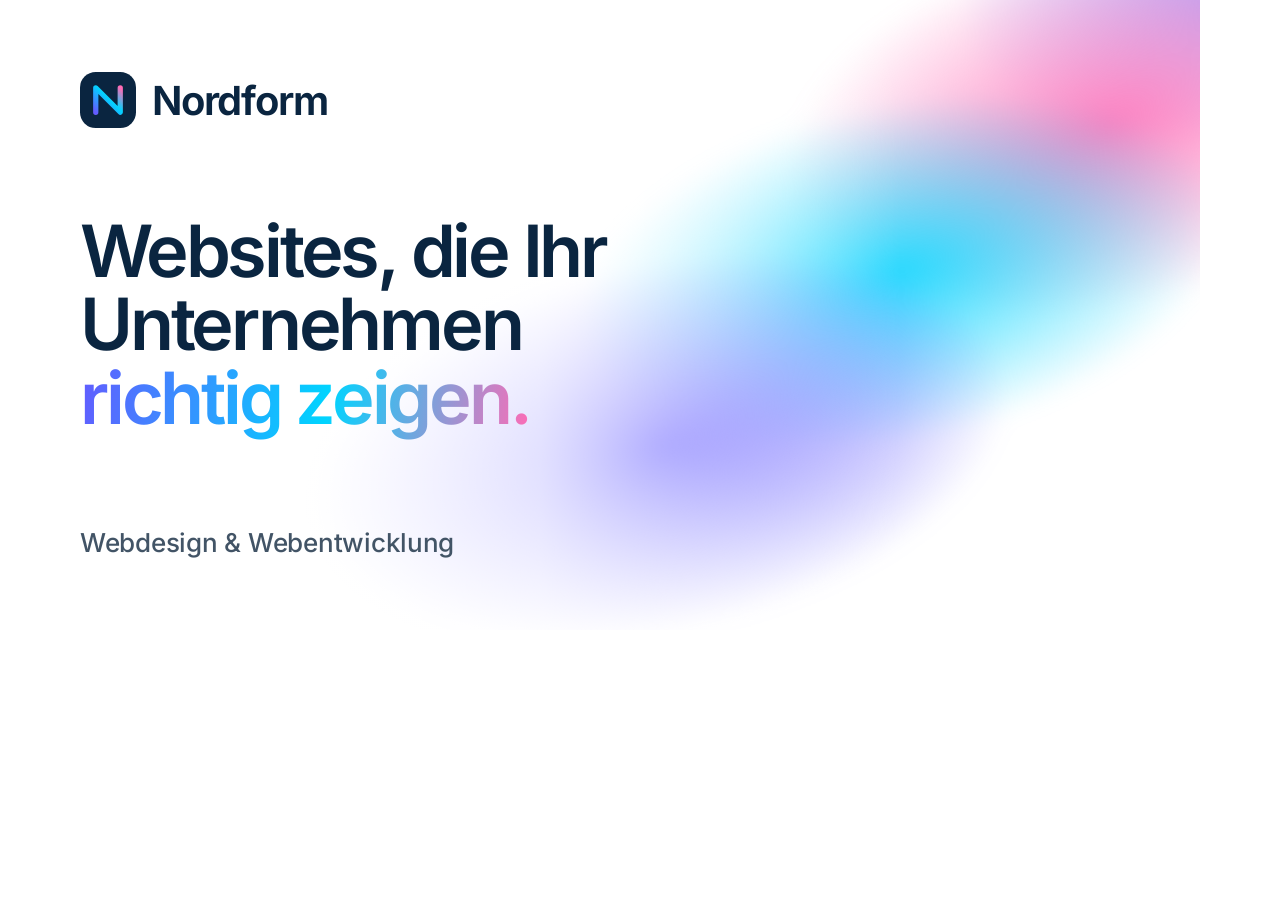
<file: scripts/og-image.html>
<!doctype html>
<!--
  Vorlage für assets/img/og-image.jpg (1200×630).
  Nach einer Namensänderung: Datei über den lokalen Server öffnen
  (http://localhost:8000/scripts/og-image.html), Fenster auf 1200×630 stellen
  bzw. in den DevTools "Capture node screenshot" auf #og anwenden und als JPG speichern.
-->
<html lang="de">
<head>
  <meta charset="utf-8">
  <title>OG-Bild</title>
  <link rel="stylesheet" href="/assets/css/tokens.css">
  <link rel="stylesheet" href="/scripts/og-image.css">
  <!-- Name kommt aus data/site.js, damit er nirgends fest steht -->
  <script type="module">
    import { site, copy } from '/data/site.js';
    document.getElementById('name').textContent = site.name;
    document.getElementById('claim-a').textContent = copy.hero.titleBefore;
    document.getElementById('claim-b').textContent = copy.hero.titleAccent;
    document.getElementById('sub').textContent = copy.hero.eyebrow.replace(/\s*\{ort\}/, '');
  </script>
</head>
<body>
  <div id="og">
    <div class="band"></div>
    <div class="content">
      <div class="mark">
        <svg viewBox="0 0 32 32" aria-hidden="true"><defs><linearGradient id="g" x1="0" y1="1" x2="1" y2="0"><stop offset="0" stop-color="#635BFF"/><stop offset=".55" stop-color="#00D4FF"/><stop offset="1" stop-color="#FF6BB5"/></linearGradient></defs><rect width="32" height="32" rx="9" fill="#0A2540"/><path d="M9 23V9l14 14V9" fill="none" stroke="url(#g)" stroke-width="3" stroke-linecap="round" stroke-linejoin="round"/></svg>
        <span id="name"></span>
      </div>
      <p class="claim"><span id="claim-a"></span> <span class="grad" id="claim-b"></span></p>
      <p class="sub" id="sub"></p>
    </div>
  </div>
</body>
</html>
</file>
<file: assets/css/sections.css>
/* ==========================================================================
   Sections – Hauptseite, in Reihenfolge der Seite.
   ========================================================================== */

/* CRITICAL:START – Hero-Teil wird vom Build inline in den <head> übernommen */
/* --------------------------------------------------------------------------
   Hero
   -------------------------------------------------------------------------- */
.hero {
  --diag: calc(tan(var(--skew)) * 100vw);   /* Höhe der Diagonale (ca. 10.5vw) */
  position: relative;
  isolation: isolate;
  display: flex;
  flex-direction: column;
  min-height: max(680px, 100svh);
  padding-top: calc(var(--nav-h) + var(--nav-offset) + env(safe-area-inset-top));
}

/* Hintergrund läuft unten um ca. 6° diagonal in Weiß aus; Inhalt bleibt gerade */
.hero__bg {
  position: absolute;
  inset: 0;
  z-index: var(--z-canvas);
  overflow: hidden;
  background: var(--bg);
  clip-path: polygon(0 0, 100% 0, 100% calc(100% - var(--diag)), 0 100%);
}
@supports not (width: calc(tan(6deg) * 1px)) {
  .hero { --diag: 10.5vw; }
}

.hero__canvas,
.hero__fallback {
  position: absolute;
  inset: 0;
  width: 100%;
  height: 100%;
}
.hero__canvas {
  opacity: 0;
  transition: opacity 900ms var(--ease);
}
.hero__bg.is-gl-ready .hero__canvas { opacity: 1; }

/* CSS-Fallback: mehrere radiale Verläufe in den Bandfarben, nur per transform
   animiert. Liegt immer darunter und ist sofort sichtbar. */
.hero__fallback {
  overflow: hidden;
  /* wie der Shader: unten weich in Weiß auslaufen */
  -webkit-mask-image: linear-gradient(to top, transparent 0, #000 26%);
  mask-image: linear-gradient(to top, transparent 0, #000 26%);
}
.hero__fallback::before,
.hero__fallback::after {
  content: '';
  position: absolute;
  inset: -30% -20%;
  transform-origin: 50% 50%;
}
.hero__fallback::before {
  background:
    radial-gradient(32% 26% at 18% 66%, rgba(99, 91, 255, .95), transparent 70%),
    radial-gradient(30% 24% at 42% 54%, rgba(0, 212, 255, .85), transparent 70%),
    radial-gradient(30% 26% at 66% 44%, rgba(255, 107, 181, .85), transparent 70%),
    radial-gradient(34% 26% at 88% 34%, rgba(144, 137, 252, .95), transparent 72%);
  transform: rotate(-12deg);
  animation: hero-drift-a 38s var(--ease) infinite alternate;
}
.hero__fallback::after {
  background:
    radial-gradient(26% 20% at 30% 58%, rgba(255, 107, 181, .55), transparent 70%),
    radial-gradient(28% 22% at 74% 40%, rgba(0, 212, 255, .55), transparent 70%);
  transform: rotate(-12deg);
  animation: hero-drift-b 46s var(--ease) infinite alternate;
  mix-blend-mode: multiply;
  opacity: .7;
}
@keyframes hero-drift-a {
  to { transform: rotate(-10deg) translate3d(4%, -3%, 0) scale(1.06); }
}
@keyframes hero-drift-b {
  to { transform: rotate(-14deg) translate3d(-5%, 2%, 0) scale(1.1); }
}
/* Sobald der Shader sichtbar ist, Fallback pausieren und nach der Überblendung
   ausblenden (spart Leistung). Fällt der Shader aus, ist er sofort wieder da. */
.hero__bg.is-gl-ready .hero__fallback {
  visibility: hidden;
  transition: visibility 0s linear 900ms;
}
.hero__bg.is-gl-ready .hero__fallback::before,
.hero__bg.is-gl-ready .hero__fallback::after,
.hero:has(:focus-visible) .hero__fallback::before,
.hero:has(:focus-visible) .hero__fallback::after { animation-play-state: paused; }

/* Schleier für Lesbarkeit der Typografie über dem Band */
.hero__veil {
  position: absolute;
  inset: 0;
  background:
    linear-gradient(180deg, rgba(255, 255, 255, .55) 0%, rgba(255, 255, 255, 0) 30%),
    radial-gradient(120% 90% at 0% 45%, rgba(255, 255, 255, .86) 0%, rgba(255, 255, 255, .62) 38%, rgba(255, 255, 255, 0) 70%);
}
@media (max-width: 767px) {
  .hero__veil {
    /* Band hinter der großen Überschrift sichtbar lassen (Display-Text ≥ 3:1),
       hinter Unterzeile und Buttons stärker aufhellen (≥ 4.5:1) */
    background: linear-gradient(180deg, rgba(255, 255, 255, .25) 0%, rgba(255, 255, 255, .3) 38%, rgba(255, 255, 255, .82) 52%, rgba(255, 255, 255, .82) 80%, rgba(255, 255, 255, .3) 100%);
  }
}

.hero__inner {
  position: relative;
  z-index: var(--z-content);
  flex: 1;
  display: flex;
  flex-direction: column;
  justify-content: center;
  align-items: flex-start;
  padding-block: var(--s-6) var(--s-5);
}
.hero__eyebrow {
  margin-bottom: var(--s-4);
  box-shadow: var(--shadow-sm);
}
.hero__title {
  max-width: 13ch;
  margin-bottom: var(--s-4);
}
/* Schlüsselwort in eigener Zeile halten */
.hero__title .text-gradient { white-space: nowrap; }
.hero__sub {
  max-width: 34rem;
  margin-bottom: var(--s-5);
}
.hero__ctas {
  display: flex;
  flex-wrap: wrap;
  gap: 12px;
}
.hero__ctas .btn--secondary {
  background-color: rgba(255, 255, 255, .7);
  border-color: rgba(10, 37, 64, .1);
}
@media (hover: hover) {
  .hero__ctas .btn--secondary:hover { background-color: var(--bg); }
}

/* Kundenstreifen am unteren Rand */
.hero__clients {
  position: relative;
  z-index: var(--z-content);
  display: grid;
  gap: var(--s-2);
  padding-bottom: calc(var(--s-5) + env(safe-area-inset-bottom));
}
.hero__clients-label {
  font-size: var(--fs-eyebrow);
  font-weight: 600;
  letter-spacing: var(--ls-eyebrow);
  text-transform: uppercase;
  color: var(--ink-3);
}

@media (max-width: 479px) {
  .hero__ctas { width: 100%; }
  .hero__ctas .btn { flex: 1 1 100%; }
  .hero__title { max-width: none; }
}
@media (min-width: 1024px) {
  .hero__inner { padding-block: var(--s-5) var(--s-4); }
  .hero__clients { padding-bottom: calc(var(--s-4) + env(safe-area-inset-bottom)); }
}
@media (min-width: 1024px) and (min-height: 1000px) {
  .hero__inner { padding-block: var(--s-7) var(--s-6); }
}

@media (prefers-reduced-motion: reduce) {
  .hero__fallback::before,
  .hero__fallback::after { animation: none; }
}

/* Intro beim Laden (reines CSS, gesamt ca. 1.5 s).
   Bewusst ohne GSAP: Die H1 ist das LCP-Element und soll nicht auf das
   Laden der Animationsbibliothek warten. Die zwei Zeilengruppen der H1
   gleiten aus einer clip-path-Maske nach oben. */
.hero__title > span { display: block; }
@keyframes intro-up {
  from { opacity: 0; transform: translate3d(0, 28px, 0); }
}
/* Die Maske startet minimal geöffnet und ohne Verzögerung: So zählt der erste
   Frame bereits als Paint der H1 (LCP), optisch bleibt es ein Hochgleiten. */
@keyframes intro-line {
  from { clip-path: inset(0 -5% 88% -5%); transform: translate3d(0, 55%, 0); }
  to   { clip-path: inset(-20% -5% -25% -5%); transform: none; }
}
.js .hero__eyebrow   { animation: intro-up 900ms var(--ease) 60ms both; }
.js .hero__title > span:nth-child(1) { animation: intro-line 1000ms var(--ease) both; }
.js .hero__title > span:nth-child(2) { animation: intro-line 1000ms var(--ease) 100ms both; }
.js .hero__sub       { animation: intro-up 900ms var(--ease) 420ms both; }
.js .hero__ctas      { animation: intro-up 900ms var(--ease) 500ms both; }
.js .hero__clients   { animation: intro-up 900ms var(--ease) 600ms both; }
/* CRITICAL:END */

/* --------------------------------------------------------------------------
   Referenzen – gestapelter Showcase
   Farben je Projekt kommen als --p-accent/--p-accent-2 aus projects.css
   (generiert aus projects.json, damit keine Inline-Styles nötig sind).
   -------------------------------------------------------------------------- */
.refs { padding-top: calc(var(--section-y) * .75); }
.refs__list {
  display: grid;
  gap: var(--s-4);
  margin: 0;
  padding: 0;
  list-style: none;
}

.ref-card {
  --tint: color-mix(in srgb, var(--p-accent, var(--accent)) 9%, var(--bg));
  --tint-2: color-mix(in srgb, var(--p-accent-2, var(--accent-2)) 10%, var(--bg));
  position: relative;
  overflow: hidden;
  border-radius: var(--r-lg);
  border: 1px solid var(--line);
  background:
    radial-gradient(90% 120% at 100% 0%, var(--tint-2), transparent 60%),
    radial-gradient(80% 100% at 0% 100%, var(--tint), transparent 70%),
    var(--bg);
  box-shadow: var(--shadow);
  transform-origin: 50% 0;
  container-type: inline-size;
}
/* Abdunkeln für den Stapel-Effekt (Deckkraft setzt animations.js per GSAP) */
.ref-card__shade {
  position: absolute;
  inset: 0;
  z-index: 2;
  background: var(--ink);
  opacity: 0;
  pointer-events: none;
}
.ref-card__inner {
  display: grid;
  gap: var(--s-5);
  padding: clamp(24px, 4vw, 56px);
}
.ref-card__text {
  display: flex;
  flex-direction: column;
  align-items: flex-start;
  gap: var(--s-2);
}
.ref-card__meta {
  display: flex;
  align-items: center;
  justify-content: space-between;
  gap: var(--s-2);
  width: 100%;
  margin-bottom: var(--s-2);
}
.ref-card__count {
  flex: none;
  white-space: nowrap;
  font-size: var(--fs-eyebrow);
  font-weight: 600;
  letter-spacing: var(--ls-eyebrow);
  color: var(--ink-3);
  font-variant-numeric: tabular-nums;
}
.ref-card__logo {
  display: inline-flex;
  align-items: center;
  gap: 12px;
  min-height: 52px;
  padding: 8px 14px;
  border-radius: var(--r-sm);
  background: var(--bg);
  box-shadow: var(--shadow-sm);
  font-weight: 600;
  letter-spacing: -0.02em;
  color: var(--ink);
}
.ref-card__logo img { height: 36px; width: auto; flex: none; }
.ref-card__logo span { white-space: nowrap; font-size: clamp(.875rem, 3.6cqi, 1rem); }
.ref-card__title { margin-top: var(--s-1); }
.ref-card__branche {
  font-size: var(--fs-small);
  font-weight: 500;
  color: var(--ink-3);
}
.ref-card__kurz { margin-block: var(--s-1) var(--s-2); color: var(--ink-2); }
.ref-card__ctas {
  display: flex;
  flex-wrap: wrap;
  align-items: center;
  gap: var(--s-1) var(--s-3);
  margin-top: var(--s-3);
}
.icon--ext { width: 15px; height: 15px; }

/* Bühne mit Browser- und Smartphone-Mockup */
.ref-card__visual { position: relative; }
.stage {
  position: relative;
  padding: 0 8% 10% 0;
}
.stage .browser { width: 100%; }
.stage .phone {
  position: absolute;
  right: 0;
  bottom: 0;
  width: 24%;
  min-width: 84px;
  padding: 5px;
  border-radius: 24px;
}
.stage .phone__screen { border-radius: 19px; }
.stage .phone__screen::before { height: 12px; top: 6px; }

@media (min-width: 900px) {
  .ref-card__inner {
    grid-template-columns: minmax(0, 5fr) minmax(0, 7fr);
    align-items: center;
    gap: var(--s-6);
    min-height: min(640px, calc(100svh - var(--nav-h) - 96px));
  }
  /* Sticky-Stapel: jede Karte bleibt oben stehen, die nächste schiebt sich darüber */
  .refs__list { gap: var(--s-6); }
  .refs__item {
    position: sticky;
    top: calc(var(--nav-h) + var(--nav-offset) + 24px);
  }
}

/* --------------------------------------------------------------------------
   Leistungen – Bento-Grid
   -------------------------------------------------------------------------- */
.bento {
  display: grid;
  grid-template-columns: repeat(12, minmax(0, 1fr));
  gap: var(--s-3);
  margin: 0;
  padding: 0;
  list-style: none;
}
.bento__card {
  --mx: 50%;
  --my: 50%;
  grid-column: span 12;
  display: flex;
  flex-direction: column;
  gap: var(--s-2);
  padding: clamp(24px, 3.2vw, 40px);
  overflow: hidden;
  isolation: isolate;
}
/* Lichtschein folgt dem Mauszeiger (--mx/--my setzt animations.js) */
.bento__card::before {
  content: "";
  position: absolute;
  inset: 0;
  z-index: -1;
  background: radial-gradient(420px circle at var(--mx) var(--my), rgba(99, 91, 255, .10), rgba(0, 212, 255, .05) 40%, transparent 70%);
  opacity: 0;
  transition: opacity 300ms var(--ease);
}
@media (hover: hover) {
  .bento__card:hover::before { opacity: 1; }
}
.bento__card p { color: var(--ink-2); max-width: 46ch; }
.bento__art {
  width: 100%;
  max-width: 260px;
  height: auto;
  margin-bottom: var(--s-3);
}
.art-fill { fill: var(--bg-soft); stroke: var(--line); stroke-width: 1.5; }
.art-fill-soft { fill: color-mix(in srgb, var(--accent) 7%, var(--bg)); stroke: none; }
.art-fill-accent { fill: var(--accent); }
.art-line { fill: none; stroke: var(--ink-3); stroke-width: 1.5; stroke-linecap: round; stroke-linejoin: round; }
.art-line-on-accent { fill: none; stroke: rgba(255, 255, 255, .8); stroke-width: 1.5; stroke-linecap: round; }
.art-accent-line { fill: none; stroke: var(--accent); stroke-width: 1.5; stroke-linecap: round; stroke-linejoin: round; }
.art-accent { fill: var(--accent-2); stroke: var(--accent); stroke-width: 1.5; }

@media (min-width: 768px) {
  .bento__card { grid-column: span 6; }
}
@media (min-width: 1024px) {
  .bento__card { grid-column: span 5; min-height: 340px; }
  .bento__card--wide { grid-column: span 7; }
  .bento__card .bento__art { margin-bottom: auto; padding-bottom: var(--s-4); }
}

/* --------------------------------------------------------------------------
   Prozess
   -------------------------------------------------------------------------- */
.process__grid { display: grid; gap: var(--s-6); }
.process__head { display: grid; gap: var(--s-3); align-content: start; }
.process__steps { position: relative; padding-left: var(--s-5); }
.process__track {
  position: absolute;
  left: 7px;
  top: 10px;
  bottom: 10px;
  width: 2px;
  border-radius: 2px;
  background: var(--line);
  overflow: hidden;
}
.process__progress {
  position: absolute;
  inset: 0;
  background: linear-gradient(180deg, var(--accent), var(--accent-2) 60%, var(--accent-3));
  transform-origin: 50% 0;
}
/* Mit JS zeichnet sich die Linie beim Scrollen (animations.js) */
.js.motion .process__progress { transform: scaleY(0); }
.process__list {
  display: grid;
  gap: clamp(48px, 8vw, 112px);
  margin: 0;
  padding: 0;
  list-style: none;
}
.step {
  position: relative;
  display: grid;
  gap: var(--s-1);
  transition: opacity 400ms var(--ease);
}
.step::before {
  /* Punkt auf der Linie */
  content: "";
  position: absolute;
  left: calc(var(--s-5) * -1);
  top: 6px;
  width: 16px;
  height: 16px;
  border-radius: 50%;
  background: var(--bg);
  border: 2px solid var(--line);
  transition: border-color 400ms var(--ease), background-color 400ms var(--ease), box-shadow 400ms var(--ease);
}
.step__nr {
  font-size: var(--fs-eyebrow);
  font-weight: 600;
  letter-spacing: var(--ls-eyebrow);
  color: var(--ink-3);
  font-variant-numeric: tabular-nums;
  transition: color 400ms var(--ease);
}
.step__title,
.step__text { transition: color 400ms var(--ease); }
.step__text { color: var(--ink-2); }
/* Gedämpft, solange nicht aktiv (nur wenn animations.js läuft).
   Bewusst über die Farbe statt Deckkraft: --ink-3 hält noch 4.8:1 (WCAG AA). */
.js.motion .step:not(.is-active) .step__title,
.js.motion .step:not(.is-active) .step__text { color: var(--ink-3); }
.step.is-active::before,
html:not(.motion) .step::before {
  border-color: var(--accent);
  background: var(--accent);
  box-shadow: 0 0 0 6px rgba(99, 91, 255, .15);
}
.step.is-active .step__nr { color: var(--accent-text); }

@media (min-width: 900px) {
  .process__grid {
    grid-template-columns: minmax(0, 5fr) minmax(0, 6fr);
    gap: var(--s-7);
    align-items: start;
  }
  .process__head {
    position: sticky;
    top: calc(var(--nav-h) + var(--nav-offset) + var(--s-6));
  }
  .process__steps { padding-left: var(--s-6); padding-block: var(--s-6); }
  .step::before { left: calc(var(--s-6) * -1); }
}

/* --------------------------------------------------------------------------
   Über mich
   -------------------------------------------------------------------------- */
.about__grid { display: grid; gap: var(--s-6); align-items: center; }
.about__media { max-width: 440px; width: 100%; }
.about__body { display: grid; gap: var(--s-3); justify-items: start; }
.about__text { color: var(--ink-2); font-size: var(--fs-lead); line-height: 1.6; }
.stats {
  display: grid;
  grid-template-columns: repeat(auto-fit, minmax(150px, 1fr));
  gap: var(--s-4);
  width: 100%;
  margin: var(--s-3) 0 0;
  padding: var(--s-4) 0 0;
  border-top: 1px solid var(--line);
}
.stats dd { margin: 0; }
/* Zahl über dem Label, im DOM bleibt dt vor dd */
.stat { display: flex; flex-direction: column-reverse; justify-content: flex-end; }
@media (min-width: 900px) {
  .about__grid { grid-template-columns: minmax(0, 5fr) minmax(0, 7fr); gap: var(--s-7); }
}

/* --------------------------------------------------------------------------
   Kontakt (dunkel)
   -------------------------------------------------------------------------- */
.contact { overflow: hidden; isolation: isolate; text-align: center; }
.contact__glow {
  position: absolute;
  z-index: -1;
  left: 50%;
  top: 0;
  width: min(1100px, 140vw);
  aspect-ratio: 2 / 1;
  translate: -50% -42%;
  background:
    radial-gradient(40% 50% at 30% 60%, rgba(99, 91, 255, .55), transparent 70%),
    radial-gradient(35% 45% at 55% 55%, rgba(0, 212, 255, .35), transparent 70%),
    radial-gradient(35% 45% at 75% 62%, rgba(255, 107, 181, .35), transparent 70%);
  filter: blur(40px);
  opacity: .9;
}
.contact__inner { display: grid; justify-items: center; gap: var(--s-4); }
.contact__title { max-width: 16ch; }
.contact__text { color: var(--on-ink-2); font-size: var(--fs-lead); margin-inline: auto; }
.contact__actions { margin-top: var(--s-2); }
.contact__mail {
  display: flex;
  flex-wrap: wrap;
  justify-content: center;
  align-items: center;
  gap: var(--s-2);
  margin-top: var(--s-1);
}
.contact__address {
  font-size: 1.125rem;
  font-weight: 500;
  color: var(--on-ink);
  letter-spacing: -0.01em;
  overflow-wrap: anywhere;
}

/* --------------------------------------------------------------------------
   Footer (dunkel)
   -------------------------------------------------------------------------- */
.footer {
  background: var(--ink);
  color: var(--on-ink-2);
  padding: var(--s-6) 0 calc(var(--s-5) + env(safe-area-inset-bottom));
  border-top: 1px solid var(--on-ink-line);
}
.footer__grid { display: grid; gap: var(--s-5); }
.wordmark--ink { color: var(--on-ink); }
.footer__claim { margin-top: var(--s-1); color: var(--on-ink-2); }
.footer__nav ul,
.footer__legal {
  display: flex;
  flex-wrap: wrap;
  gap: 0 24px;
  margin: 0;
  padding: 0;
  list-style: none;
}
.footer a:not(.wordmark) {
  display: inline-flex;
  align-items: center;
  gap: 6px;
  min-height: 44px;
  color: var(--on-ink-2);
  transition: color var(--t-ui) var(--ease);
}
@media (hover: hover) {
  .footer a:not(.wordmark):hover { color: var(--on-ink); }
}
.footer__bottom {
  display: flex;
  flex-wrap: wrap;
  align-items: center;
  gap: 0 var(--s-4);
  padding-top: var(--s-3);
  border-top: 1px solid var(--on-ink-line);
  font-size: var(--fs-small);
}
.footer__copy { color: var(--on-ink-3); }
.footer__top { margin-left: auto; }
.footer__top .icon { width: 16px; height: 16px; }
@media (min-width: 900px) {
  .footer__grid { grid-template-columns: 1fr auto; align-items: start; }
  .footer__bottom { grid-column: 1 / -1; }
}
</file>
<file: assets/css/tokens.css>
/* ==========================================================================
   Design-Tokens – einzige Stelle für Farben, Typo, Abstände, Radien, Schatten.
   Das restliche CSS verwendet ausschließlich diese Variablen.
   ========================================================================== */

@font-face {
  font-family: 'Inter Variable';
  font-style: normal;
  font-display: swap;
  font-weight: 100 900;
  src: url('/assets/fonts/inter-latin-variable.woff2') format('woff2-variations'),
       url('/assets/fonts/inter-latin-variable.woff2') format('woff2');
  unicode-range: U+0000-00FF, U+0131, U+0152-0153, U+02BB-02BC, U+02C6, U+02DA, U+02DC,
    U+0304, U+0308, U+0329, U+2000-206F, U+20AC, U+2122, U+2191, U+2193, U+2212, U+2215,
    U+FEFF, U+FFFD;
}

:root {
  /* Farben ---------------------------------------------------------------- */
  --bg: #FFFFFF;
  --bg-soft: #F6F9FC;
  --ink: #0A2540;            /* 15.5:1 auf Weiß */
  --ink-2: #425466;          /* 7.8:1  – Fließtext */
  --ink-3: #697386;          /* 4.8:1  – Nebentexte, nur kurze Labels */
  --line: #E3E8EE;
  --accent: #635BFF;         /* Flächen, Buttons, Fokus (Weiß darauf 4.7:1) */
  --accent-text: #5A52F5;    /* Akzent als Textfarbe, auch auf --bg-soft ≥ 5:1 */
  --accent-2: #00D4FF;
  --accent-3: #FF6BB5;
  --accent-4: #9089FC;

  /* Auf dunklem Grund (--ink) */
  --on-ink: #FFFFFF;
  --on-ink-2: #ADBDCC;       /* 8.1:1 auf --ink */
  --on-ink-3: #8792A2;       /* 4.9:1 auf --ink */
  --on-ink-line: rgba(255, 255, 255, .12);
  --on-ink-accent: #B9B3FF;  /* 8.1:1 auf --ink */

  /* Abgeleitete Hilfsfarben */
  --accent-hover: #7A73FF;
  --line-strong: #D3DAE3;
  --chrome: #F2F5F8;         /* Browser-Leiste im Mockup */
  --chrome-dot: #D5DCE4;
  --device: #0E1A2B;         /* Smartphone-Rahmen */
  --success: #12B76A;
  --todo-bg: #FFF4D6;
  --todo-ink: #6B4A00;       /* 7.9:1 auf --todo-bg */

  --gradient-text: linear-gradient(100deg, #635BFF, #00D4FF 55%, #FF6BB5);
  --focus-ring: 0 0 0 3px rgba(99, 91, 255, .30);

  /* Typografie ------------------------------------------------------------ */
  --font: 'Inter Variable', ui-sans-serif, system-ui, -apple-system, 'Segoe UI', Roboto, sans-serif;
  --font-features: "cv11", "ss01";

  --fs-display: clamp(3rem, 7.2vw, 6.75rem);
  --fs-h2: clamp(2rem, 4.2vw, 3.75rem);
  --fs-h3: clamp(1.25rem, 2vw, 1.75rem);
  --fs-lead: clamp(1.125rem, 1.4vw, 1.3125rem);
  --fs-body: 1.0625rem;
  --fs-small: .9375rem;
  --fs-eyebrow: .8125rem;

  --lh-display: 1.02;
  --lh-h2: 1.08;
  --lh-h3: 1.2;
  --lh-body: 1.65;

  --ls-display: -0.045em;
  --ls-h2: -0.035em;
  --ls-h3: -0.02em;
  --ls-eyebrow: 0.08em;

  --measure: 62ch;

  /* Raster & Abstände (8-px-Basis) ---------------------------------------- */
  --container: 1200px;
  --gutter: clamp(20px, 5vw, 48px);
  --s-1: 8px;
  --s-2: 16px;
  --s-3: 24px;
  --s-4: 32px;
  --s-5: 48px;
  --s-6: 64px;
  --s-7: 96px;
  --s-8: 128px;
  --section-y: clamp(96px, 14vw, 192px);
  --nav-h: 64px;
  --nav-offset: 16px;

  /* Form ------------------------------------------------------------------ */
  --r-sm: 12px;   /* Buttons, Inputs */
  --r-md: 20px;   /* Karten */
  --r-lg: 28px;   /* große Flächen, Mockups */
  --r-pill: 999px;

  --shadow: 0 1px 1px rgba(10, 37, 64, .04), 0 8px 24px -8px rgba(10, 37, 64, .12), 0 36px 72px -36px rgba(50, 50, 93, .28);
  --shadow-lg: 0 1px 1px rgba(10, 37, 64, .04), 0 16px 40px -12px rgba(10, 37, 64, .16), 0 60px 110px -40px rgba(50, 50, 93, .38);
  --shadow-sm: 0 1px 1px rgba(10, 37, 64, .04), 0 2px 6px -2px rgba(10, 37, 64, .10);

  --glass-bg: rgba(255, 255, 255, .72);
  --glass-bg-solid: rgba(255, 255, 255, .94);
  --glass-border: rgba(255, 255, 255, .65);
  --glass-filter: blur(18px) saturate(160%);

  /* Bewegung -------------------------------------------------------------- */
  --ease: cubic-bezier(.22, 1, .36, 1);
  --t-fast: 180ms;
  --t-ui: 220ms;
  --t-reveal: 800ms;
  --skew: 6deg;   /* Neigung der Stripe-Diagonale */

  /* Ebenen ---------------------------------------------------------------- */
  --z-canvas: 0;
  --z-content: 1;
  --z-nav: 50;
  --z-overlay: 60;
  --z-cursor: 90;
  --z-wipe: 100;
}
</file>
<file: scripts/og-image.css>
/* Nur für die OG-Bild-Vorlage (scripts/og-image.html), nicht Teil der Website */
html, body { margin: 0; background: var(--bg); }
#og {
  position: relative;
  width: 1200px;
  height: 630px;
  overflow: hidden;
  font-family: var(--font);
  font-feature-settings: var(--font-features);
  background: var(--bg);
}
.band {
  position: absolute;
  inset: -30% -20%;
  background:
    radial-gradient(30% 26% at 52% 64%, rgba(99, 91, 255, .95), transparent 70%),
    radial-gradient(28% 24% at 68% 52%, rgba(0, 212, 255, .85), transparent 70%),
    radial-gradient(28% 26% at 82% 42%, rgba(255, 107, 181, .85), transparent 70%),
    radial-gradient(30% 24% at 96% 30%, rgba(144, 137, 252, .95), transparent 72%);
  transform: rotate(-12deg);
  filter: blur(10px);
}
.content {
  position: absolute;
  inset: 0;
  padding: 72px 80px;
  display: flex;
  flex-direction: column;
  justify-content: space-between;
  background: linear-gradient(90deg, rgba(255, 255, 255, .92) 0%, rgba(255, 255, 255, .7) 45%, rgba(255, 255, 255, 0) 75%);
}
.mark { display: flex; align-items: center; gap: 16px; font-size: 40px; font-weight: 650; letter-spacing: -0.03em; color: var(--ink); }
.mark svg { width: 56px; height: 56px; }
.claim { margin: 0; max-width: 14ch; font-size: 72px; line-height: 1.02; letter-spacing: -0.045em; font-weight: 600; color: var(--ink); }
.claim .grad { display: inline-block; padding-bottom: .1em; white-space: nowrap; background: var(--gradient-text); -webkit-background-clip: text; background-clip: text; color: transparent; }
.sub { margin: 0; font-size: 26px; font-weight: 500; color: var(--ink-2); letter-spacing: -0.01em; }
</file>
